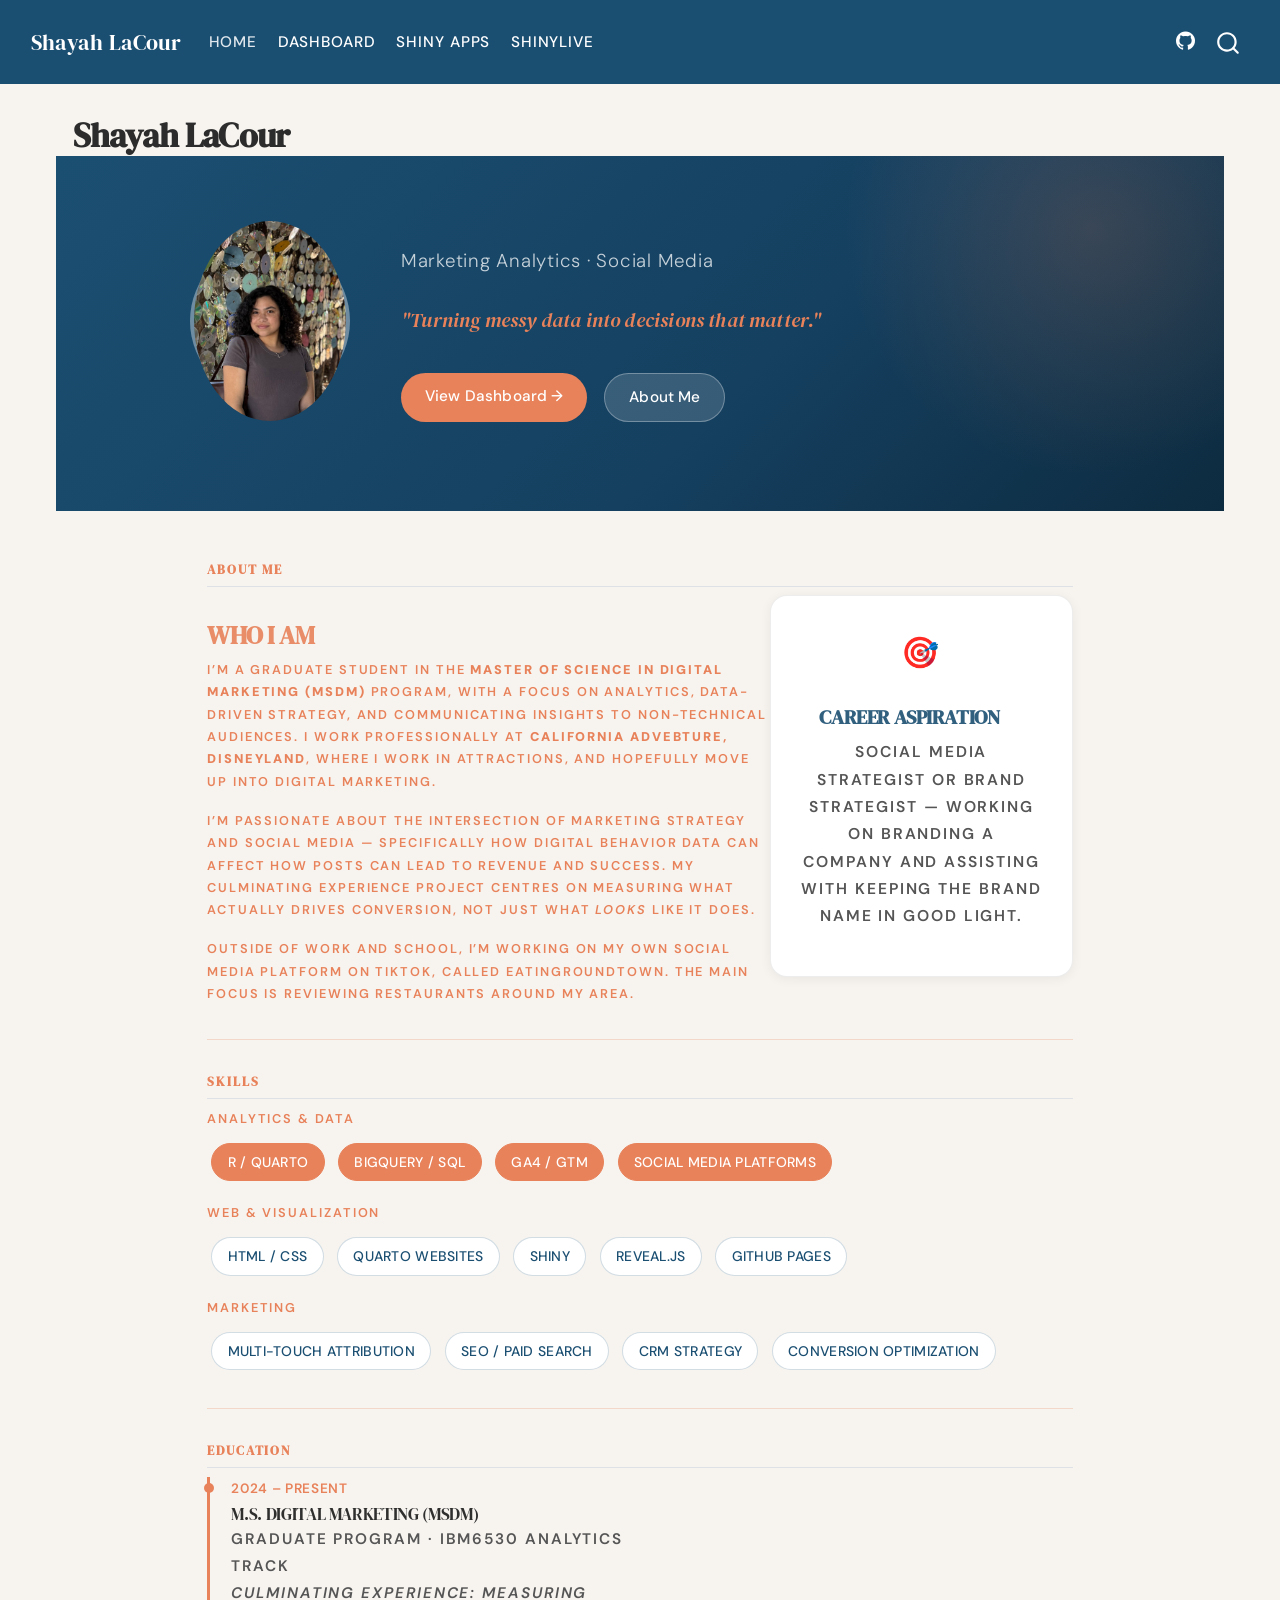
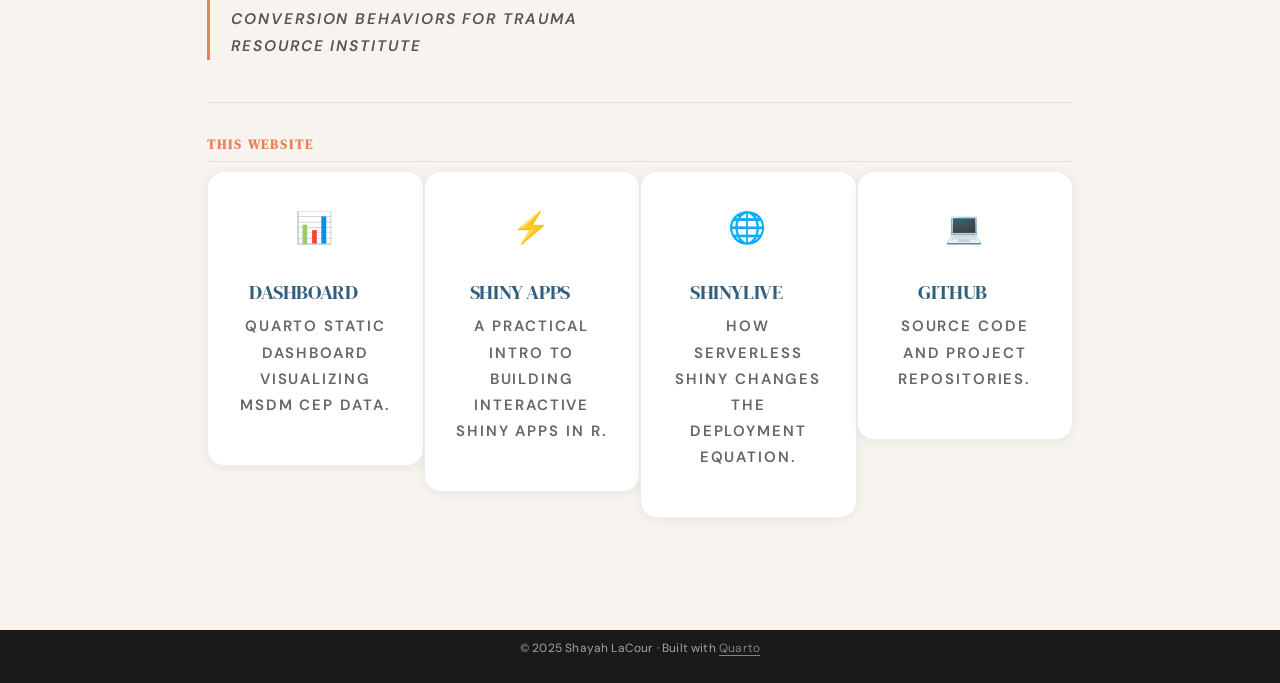
<file: docs/index.html>
<!DOCTYPE html>
<html xmlns="http://www.w3.org/1999/xhtml" lang="en" xml:lang="en"><head>

<meta charset="utf-8">
<meta name="generator" content="quarto-1.9.37">

<meta name="viewport" content="width=device-width, initial-scale=1.0, user-scalable=yes">


<title>Shayah LaCour</title>
<style>
/* Default styles provided by pandoc.
** See https://pandoc.org/MANUAL.html#variables-for-html for config info.
*/
code{white-space: pre-wrap;}
span.smallcaps{font-variant: small-caps;}
div.columns{display: flex; gap: min(4vw, 1.5em);}
div.column{flex: auto; overflow-x: auto;}
div.hanging-indent{margin-left: 1.5em; text-indent: -1.5em;}
ul.task-list{list-style: none;}
ul.task-list li input[type="checkbox"] {
  width: 0.8em;
  margin: 0 0.8em 0.2em -1em; /* quarto-specific, see https://github.com/quarto-dev/quarto-cli/issues/4556 */ 
  vertical-align: middle;
}
</style>


<script src="site_libs/quarto-nav/quarto-nav.js"></script>
<script src="site_libs/quarto-nav/headroom.min.js"></script>
<script src="site_libs/clipboard/clipboard.min.js"></script>
<script src="site_libs/quarto-search/autocomplete.umd.js"></script>
<script src="site_libs/quarto-search/fuse.min.js"></script>
<script src="site_libs/quarto-search/quarto-search.js"></script>
<meta name="quarto:offset" content="./">
<link href="./assets/favicon.ico" rel="icon">
<script src="site_libs/quarto-html/quarto.js" type="module"></script>
<script src="site_libs/quarto-html/tabsets/tabsets.js" type="module"></script>
<script src="site_libs/quarto-html/popper.min.js"></script>
<script src="site_libs/quarto-html/tippy.umd.min.js"></script>
<script src="site_libs/quarto-html/anchor.min.js"></script>
<link href="site_libs/quarto-html/tippy.css" rel="stylesheet">
<link href="site_libs/quarto-html/quarto-syntax-highlighting-3db6c18bb69885e7f25697a9383847b5.css" rel="stylesheet" id="quarto-text-highlighting-styles">
<script src="site_libs/bootstrap/bootstrap.min.js"></script>
<link href="site_libs/bootstrap/bootstrap-icons.css" rel="stylesheet">
<link href="site_libs/bootstrap/bootstrap-14fe05e12cedcce55ed5a2657bbd119a.min.css" rel="stylesheet" append-hash="true" id="quarto-bootstrap" data-mode="light">
<script id="quarto-search-options" type="application/json">{
  "location": "navbar",
  "copy-button": false,
  "collapse-after": 3,
  "panel-placement": "end",
  "type": "overlay",
  "limit": 50,
  "keyboard-shortcut": [
    "f",
    "/",
    "s"
  ],
  "show-item-context": false,
  "language": {
    "search-no-results-text": "No results",
    "search-matching-documents-text": "matching documents",
    "search-copy-link-title": "Copy link to search",
    "search-hide-matches-text": "Hide additional matches",
    "search-more-match-text": "more match in this document",
    "search-more-matches-text": "more matches in this document",
    "search-clear-button-title": "Clear",
    "search-text-placeholder": "",
    "search-detached-cancel-button-title": "Cancel",
    "search-submit-button-title": "Submit",
    "search-label": "Search"
  }
}</script>
<style>html{ scroll-behavior: smooth; }</style>


</head>

<body class="nav-fixed quarto-light">

<div id="quarto-search-results"></div>
  <header id="quarto-header" class="headroom fixed-top">
    <nav class="navbar navbar-expand-lg " data-bs-theme="dark">
      <div class="navbar-container container-fluid">
      <div class="navbar-brand-container mx-auto">
    <a class="navbar-brand" href="./index.html">
    <span class="navbar-title">Shayah LaCour</span>
    </a>
  </div>
            <div id="quarto-search" class="" title="Search"></div>
          <button class="navbar-toggler" type="button" data-bs-toggle="collapse" data-bs-target="#navbarCollapse" aria-controls="navbarCollapse" role="menu" aria-expanded="false" aria-label="Toggle navigation" onclick="if (window.quartoToggleHeadroom) { window.quartoToggleHeadroom(); }">
  <span class="navbar-toggler-icon"></span>
</button>
          <div class="collapse navbar-collapse" id="navbarCollapse">
            <ul class="navbar-nav navbar-nav-scroll me-auto">
  <li class="nav-item">
    <a class="nav-link active" href="./index.html" aria-current="page"> 
<span class="menu-text">Home</span></a>
  </li>  
  <li class="nav-item">
    <a class="nav-link" href="./dashboard.html"> 
<span class="menu-text">Dashboard</span></a>
  </li>  
  <li class="nav-item">
    <a class="nav-link" href="./shiny-essay.html"> 
<span class="menu-text">Shiny Apps</span></a>
  </li>  
  <li class="nav-item">
    <a class="nav-link" href="./shinylive-essay.html"> 
<span class="menu-text">Shinylive</span></a>
  </li>  
</ul>
            <ul class="navbar-nav navbar-nav-scroll ms-auto">
  <li class="nav-item compact">
    <a class="nav-link" href="https://github.com/slacour2319"> <i class="bi bi-github" role="img" aria-label="GitHub">
</i> 
<span class="menu-text"></span></a>
  </li>  
</ul>
          </div> <!-- /navcollapse -->
            <div class="quarto-navbar-tools">
</div>
      </div> <!-- /container-fluid -->
    </nav>
</header>
<!-- content -->
<div id="quarto-content" class="quarto-container page-columns page-rows-contents page-layout-full page-navbar">
<!-- sidebar -->
<!-- margin-sidebar -->
    
<!-- main -->
<main class="content column-page" id="quarto-document-content"><header id="title-block-header" class="quarto-title-block"><h1 class="title display-7">Shayah LaCour</h1></header>




<section class="hero-section">
  <div style="max-width:900px; margin:0 auto; display:flex; align-items:center; gap:3rem; flex-wrap:wrap;">
    <div>
      <div class="profile-placeholder">
  <img src="myphoto.jpeg" alt="Shayah LaCour" style="width:200px; height:200px; object-fit:cover; border-radius:50%;">
</div>
    </div>
    <div style="flex:1; min-width:280px;">
      
      <p class="hero-subtitle">Marketing Analytics · Social Media </p>
      <p class="hero-tagline">"Turning messy data into decisions that matter."</p>
      <div style="display:flex; gap:1rem; flex-wrap:wrap;">
        <a href="dashboard.html" style="background:#E8825A; color:white; padding:0.6rem 1.4rem; border-radius:2rem; font-weight:500; font-size:0.9rem; text-decoration:none;">View Dashboard →</a>
        <a href="#about" style="background:rgba(255,255,255,0.15); color:white; padding:0.6rem 1.4rem; border-radius:2rem; font-weight:500; font-size:0.9rem; text-decoration:none; border:1px solid rgba(255,255,255,0.3);">About Me</a>
      </div>
    </div>
  </div>
</section>
<div id="about" style="max-width:900px; margin:0 auto; padding:0 1rem;">
<section id="about-me" class="level2 section-label">
<h2 class="section-label anchored" data-anchor-id="about-me">About Me</h2>
<div class="columns">
<div class="column" style="width:65%;">
<section id="who-i-am" class="level3">
<h3 class="anchored" data-anchor-id="who-i-am">Who I Am</h3>
<p>I’m a graduate student in the <strong>Master of Science in Digital Marketing (MSDM)</strong> program, with a focus on analytics, data-driven strategy, and communicating insights to non-technical audiences. I work professionally at <strong>California Advebture, Disneyland</strong>, where I work in attractions, and hopefully move up into Digital Marketing.</p>
<p>I’m passionate about the intersection of marketing strategy and social media — specifically how digital behavior data can affect how posts can lead to revenue and success. My culminating experience project centres on measuring what actually drives conversion, not just what <em>looks</em> like it does.</p>
<p>Outside of work and school, I’m working on my own social media platform on Tiktok, called eatingroundtown. The main focus is reviewing restaurants around my area.</p>
</section>
</div><div class="column" style="width:35%;">
<div class="info-card" style="text-align:center;">
  <div class="card-icon">🎯</div>
  <h3 class="anchored">Career Aspiration</h3>
  <p style="font-size:0.92rem; color:#555;">Social Media Strategist or Brand Strategist — working on branding a company and assisting with keeping the brand name in good light.</p>
</div>
</div>
</div>
<hr>
</section>
<section id="skills" class="level2 section-label">
<h2 class="section-label anchored" data-anchor-id="skills">Skills</h2>
<div style="margin-bottom:2rem;">
  <p class="section-label">Analytics &amp; Data</p>
  <span class="skill-badge accent">R / Quarto</span>
  <span class="skill-badge accent">BigQuery / SQL</span>
  <span class="skill-badge accent">GA4 / GTM</span>
  <span class="skill-badge accent">Social Media Platforms</span>

  <p class="section-label" style="margin-top:1rem;">Web &amp; Visualization</p>
  <span class="skill-badge">HTML / CSS</span>
  <span class="skill-badge">Quarto Websites</span>
  <span class="skill-badge">Shiny</span>
  <span class="skill-badge">Reveal.js</span>
  <span class="skill-badge">GitHub Pages</span>

  <p class="section-label" style="margin-top:1rem;">Marketing</p>
  <span class="skill-badge">Multi-Touch Attribution</span>
  <span class="skill-badge">SEO / Paid Search</span>
  <span class="skill-badge">CRM Strategy</span>
  <span class="skill-badge">Conversion Optimization</span>
</div>
<hr>
</section>
<section id="education" class="level2 section-label">
<h2 class="section-label anchored" data-anchor-id="education">Education</h2>
<div class="columns">
<div class="column" style="width:50%;">
<div class="timeline-item">
  <div class="year">2024 – Present</div>
  <h4 class="anchored">M.S. Digital Marketing (MSDM)</h4>
  <p>Graduate program · IBM6530 Analytics Track<br>
  <em>Culminating Experience: Measuring Conversion Behaviors for Trauma Resource Institute</em></p>
</div>
</div><div class="column" style="width:50%;">

</div>
</div>
<hr>
</section>
<section id="this-website" class="level2 section-label">
<h2 class="section-label anchored" data-anchor-id="this-website">This Website</h2>
<div class="columns">
<div class="column" style="width:25%;">
<div class="info-card" style="text-align:center;">
  <div class="card-icon">📊</div>
  <h3 class="anchored"><a href="./dashboard.html" style="text-decoration:none; color:inherit;">Dashboard</a></h3>
  <p style="font-size:0.88rem; color:#666;">Quarto static dashboard visualizing MSDM CEP data.</p>
</div>
</div><div class="column" style="width:25%;">
<div class="info-card" style="text-align:center;">
  <div class="card-icon">⚡</div>
  <h3 class="anchored"><a href="./shiny-essay.html" style="text-decoration:none; color:inherit;">Shiny Apps</a></h3>
  <p style="font-size:0.88rem; color:#666;">A practical intro to building interactive Shiny apps in R.</p>
</div>
</div><div class="column" style="width:25%;">
<div class="info-card" style="text-align:center;">
  <div class="card-icon">🌐</div>
  <h3 class="anchored"><a href="./shinylive-essay.html" style="text-decoration:none; color:inherit;">Shinylive</a></h3>
  <p style="font-size:0.88rem; color:#666;">How serverless Shiny changes the deployment equation.</p>
</div>
</div><div class="column" style="width:25%;">
<div class="info-card" style="text-align:center;">
  <div class="card-icon">💻</div>
  <h3 class="anchored"><a href="https://github.com/slacour99" target="_blank" style="text-decoration:none; color:inherit;">GitHub</a></h3>
  <p style="font-size:0.88rem; color:#666;">Source code and project repositories.</p>
</div>
</div>
</div>
</section>
</div>



</main> <!-- /main -->
<script id="quarto-html-after-body" type="application/javascript">
  window.document.addEventListener("DOMContentLoaded", function (event) {
    const icon = "";
    const anchorJS = new window.AnchorJS();
    anchorJS.options = {
      placement: 'right',
      icon: icon
    };
    anchorJS.add('.anchored');
    const isCodeAnnotation = (el) => {
      for (const clz of el.classList) {
        if (clz.startsWith('code-annotation-')) {                     
          return true;
        }
      }
      return false;
    }
    const onCopySuccess = function(e) {
      // button target
      const button = e.trigger;
      // don't keep focus
      button.blur();
      // flash "checked"
      button.classList.add('code-copy-button-checked');
      var currentTitle = button.getAttribute("title");
      button.setAttribute("title", "Copied!");
      let tooltip;
      if (window.bootstrap) {
        button.setAttribute("data-bs-toggle", "tooltip");
        button.setAttribute("data-bs-placement", "left");
        button.setAttribute("data-bs-title", "Copied!");
        tooltip = new bootstrap.Tooltip(button, 
          { trigger: "manual", 
            customClass: "code-copy-button-tooltip",
            offset: [0, -8]});
        tooltip.show();    
      }
      setTimeout(function() {
        if (tooltip) {
          tooltip.hide();
          button.removeAttribute("data-bs-title");
          button.removeAttribute("data-bs-toggle");
          button.removeAttribute("data-bs-placement");
        }
        button.setAttribute("title", currentTitle);
        button.classList.remove('code-copy-button-checked');
      }, 1000);
      // clear code selection
      e.clearSelection();
    }
    const getTextToCopy = function(trigger) {
      const outerScaffold = trigger.parentElement.cloneNode(true);
      const codeEl = outerScaffold.querySelector('code');
      for (const childEl of codeEl.children) {
        if (isCodeAnnotation(childEl)) {
          childEl.remove();
        }
      }
      return codeEl.innerText;
    }
    const clipboard = new window.ClipboardJS('.code-copy-button:not([data-in-quarto-modal])', {
      text: getTextToCopy
    });
    clipboard.on('success', onCopySuccess);
    if (window.document.getElementById('quarto-embedded-source-code-modal')) {
      const clipboardModal = new window.ClipboardJS('.code-copy-button[data-in-quarto-modal]', {
        text: getTextToCopy,
        container: window.document.getElementById('quarto-embedded-source-code-modal')
      });
      clipboardModal.on('success', onCopySuccess);
    }
      var localhostRegex = new RegExp(/^(?:http|https):\/\/localhost\:?[0-9]*\//);
      var mailtoRegex = new RegExp(/^mailto:/);
        var filterRegex = new RegExp('/' + window.location.host + '/');
      var isInternal = (href) => {
          return filterRegex.test(href) || localhostRegex.test(href) || mailtoRegex.test(href);
      }
      // Inspect non-navigation links and adorn them if external
     var links = window.document.querySelectorAll('a[href]:not(.nav-link):not(.navbar-brand):not(.toc-action):not(.sidebar-link):not(.sidebar-item-toggle):not(.pagination-link):not(.no-external):not([aria-hidden]):not(.dropdown-item):not(.quarto-navigation-tool):not(.about-link)');
      for (var i=0; i<links.length; i++) {
        const link = links[i];
        if (!isInternal(link.href)) {
          // undo the damage that might have been done by quarto-nav.js in the case of
          // links that we want to consider external
          if (link.dataset.originalHref !== undefined) {
            link.href = link.dataset.originalHref;
          }
            // target, if specified
            link.setAttribute("target", "_blank");
            if (link.getAttribute("rel") === null) {
              link.setAttribute("rel", "noopener");
            }
        }
      }
    function tippyHover(el, contentFn, onTriggerFn, onUntriggerFn) {
      const config = {
        allowHTML: true,
        maxWidth: 500,
        delay: 100,
        arrow: false,
        appendTo: function(el) {
            return el.parentElement;
        },
        interactive: true,
        interactiveBorder: 10,
        theme: 'quarto',
        placement: 'bottom-start',
      };
      if (contentFn) {
        config.content = contentFn;
      }
      if (onTriggerFn) {
        config.onTrigger = onTriggerFn;
      }
      if (onUntriggerFn) {
        config.onUntrigger = onUntriggerFn;
      }
      window.tippy(el, config); 
    }
    const noterefs = window.document.querySelectorAll('a[role="doc-noteref"]');
    for (var i=0; i<noterefs.length; i++) {
      const ref = noterefs[i];
      tippyHover(ref, function() {
        // use id or data attribute instead here
        let href = ref.getAttribute('data-footnote-href') || ref.getAttribute('href');
        try { href = new URL(href).hash; } catch {}
        const id = href.replace(/^#\/?/, "");
        const note = window.document.getElementById(id);
        if (note) {
          return note.innerHTML;
        } else {
          return "";
        }
      });
    }
    const xrefs = window.document.querySelectorAll('a.quarto-xref');
    const processXRef = (id, note) => {
      // Strip column container classes
      const stripColumnClz = (el) => {
        el.classList.remove("page-full", "page-columns");
        if (el.children) {
          for (const child of el.children) {
            stripColumnClz(child);
          }
        }
      }
      stripColumnClz(note)
      if (id === null || id.startsWith('sec-')) {
        // Special case sections, only their first couple elements
        const container = document.createElement("div");
        if (note.children && note.children.length > 2) {
          container.appendChild(note.children[0].cloneNode(true));
          for (let i = 1; i < note.children.length; i++) {
            const child = note.children[i];
            if (child.tagName === "P" && child.innerText === "") {
              continue;
            } else {
              container.appendChild(child.cloneNode(true));
              break;
            }
          }
          if (window.Quarto?.typesetMath) {
            window.Quarto.typesetMath(container);
          }
          return container.innerHTML
        } else {
          if (window.Quarto?.typesetMath) {
            window.Quarto.typesetMath(note);
          }
          return note.innerHTML;
        }
      } else {
        // Remove any anchor links if they are present
        const anchorLink = note.querySelector('a.anchorjs-link');
        if (anchorLink) {
          anchorLink.remove();
        }
        if (window.Quarto?.typesetMath) {
          window.Quarto.typesetMath(note);
        }
        if (note.classList.contains("callout")) {
          return note.outerHTML;
        } else {
          return note.innerHTML;
        }
      }
    }
    for (var i=0; i<xrefs.length; i++) {
      const xref = xrefs[i];
      tippyHover(xref, undefined, function(instance) {
        instance.disable();
        let url = xref.getAttribute('href');
        let hash = undefined; 
        if (url.startsWith('#')) {
          hash = url;
        } else {
          try { hash = new URL(url).hash; } catch {}
        }
        if (hash) {
          const id = hash.replace(/^#\/?/, "");
          const note = window.document.getElementById(id);
          if (note !== null) {
            try {
              const html = processXRef(id, note.cloneNode(true));
              instance.setContent(html);
            } finally {
              instance.enable();
              instance.show();
            }
          } else {
            // See if we can fetch this
            fetch(url.split('#')[0])
            .then(res => res.text())
            .then(html => {
              const parser = new DOMParser();
              const htmlDoc = parser.parseFromString(html, "text/html");
              const note = htmlDoc.getElementById(id);
              if (note !== null) {
                const html = processXRef(id, note);
                instance.setContent(html);
              } 
            }).finally(() => {
              instance.enable();
              instance.show();
            });
          }
        } else {
          // See if we can fetch a full url (with no hash to target)
          // This is a special case and we should probably do some content thinning / targeting
          fetch(url)
          .then(res => res.text())
          .then(html => {
            const parser = new DOMParser();
            const htmlDoc = parser.parseFromString(html, "text/html");
            const note = htmlDoc.querySelector('main.content');
            if (note !== null) {
              // This should only happen for chapter cross references
              // (since there is no id in the URL)
              // remove the first header
              if (note.children.length > 0 && note.children[0].tagName === "HEADER") {
                note.children[0].remove();
              }
              const html = processXRef(null, note);
              instance.setContent(html);
            } 
          }).finally(() => {
            instance.enable();
            instance.show();
          });
        }
      }, function(instance) {
      });
    }
        let selectedAnnoteEl;
        const selectorForAnnotation = ( cell, annotation) => {
          let cellAttr = 'data-code-cell="' + cell + '"';
          let lineAttr = 'data-code-annotation="' +  annotation + '"';
          const selector = 'span[' + cellAttr + '][' + lineAttr + ']';
          return selector;
        }
        const selectCodeLines = (annoteEl) => {
          const doc = window.document;
          const targetCell = annoteEl.getAttribute("data-target-cell");
          const targetAnnotation = annoteEl.getAttribute("data-target-annotation");
          const annoteSpan = window.document.querySelector(selectorForAnnotation(targetCell, targetAnnotation));
          const lines = annoteSpan.getAttribute("data-code-lines").split(",");
          const lineIds = lines.map((line) => {
            return targetCell + "-" + line;
          })
          let top = null;
          let height = null;
          let parent = null;
          if (lineIds.length > 0) {
              //compute the position of the single el (top and bottom and make a div)
              const el = window.document.getElementById(lineIds[0]);
              top = el.offsetTop;
              height = el.offsetHeight;
              parent = el.parentElement.parentElement;
            if (lineIds.length > 1) {
              const lastEl = window.document.getElementById(lineIds[lineIds.length - 1]);
              const bottom = lastEl.offsetTop + lastEl.offsetHeight;
              height = bottom - top;
            }
            if (top !== null && height !== null && parent !== null) {
              // cook up a div (if necessary) and position it 
              let div = window.document.getElementById("code-annotation-line-highlight");
              if (div === null) {
                div = window.document.createElement("div");
                div.setAttribute("id", "code-annotation-line-highlight");
                div.style.position = 'absolute';
                parent.appendChild(div);
              }
              div.style.top = top - 2 + "px";
              div.style.height = height + 4 + "px";
              div.style.left = 0;
              let gutterDiv = window.document.getElementById("code-annotation-line-highlight-gutter");
              if (gutterDiv === null) {
                gutterDiv = window.document.createElement("div");
                gutterDiv.setAttribute("id", "code-annotation-line-highlight-gutter");
                gutterDiv.style.position = 'absolute';
                const codeCell = window.document.getElementById(targetCell);
                const gutter = codeCell.querySelector('.code-annotation-gutter');
                gutter.appendChild(gutterDiv);
              }
              gutterDiv.style.top = top - 2 + "px";
              gutterDiv.style.height = height + 4 + "px";
            }
            selectedAnnoteEl = annoteEl;
          }
        };
        const unselectCodeLines = () => {
          const elementsIds = ["code-annotation-line-highlight", "code-annotation-line-highlight-gutter"];
          elementsIds.forEach((elId) => {
            const div = window.document.getElementById(elId);
            if (div) {
              div.remove();
            }
          });
          selectedAnnoteEl = undefined;
        };
          // Handle positioning of the toggle
      window.addEventListener(
        "resize",
        throttle(() => {
          elRect = undefined;
          if (selectedAnnoteEl) {
            selectCodeLines(selectedAnnoteEl);
          }
        }, 10)
      );
      function throttle(fn, ms) {
      let throttle = false;
      let timer;
        return (...args) => {
          if(!throttle) { // first call gets through
              fn.apply(this, args);
              throttle = true;
          } else { // all the others get throttled
              if(timer) clearTimeout(timer); // cancel #2
              timer = setTimeout(() => {
                fn.apply(this, args);
                timer = throttle = false;
              }, ms);
          }
        };
      }
        // Attach click handler to the DT
        const annoteDls = window.document.querySelectorAll('dt[data-target-cell]');
        for (const annoteDlNode of annoteDls) {
          annoteDlNode.addEventListener('click', (event) => {
            const clickedEl = event.target;
            if (clickedEl !== selectedAnnoteEl) {
              unselectCodeLines();
              const activeEl = window.document.querySelector('dt[data-target-cell].code-annotation-active');
              if (activeEl) {
                activeEl.classList.remove('code-annotation-active');
              }
              selectCodeLines(clickedEl);
              clickedEl.classList.add('code-annotation-active');
            } else {
              // Unselect the line
              unselectCodeLines();
              clickedEl.classList.remove('code-annotation-active');
            }
          });
        }
    const findCites = (el) => {
      const parentEl = el.parentElement;
      if (parentEl) {
        const cites = parentEl.dataset.cites;
        if (cites) {
          return {
            el,
            cites: cites.split(' ')
          };
        } else {
          return findCites(el.parentElement)
        }
      } else {
        return undefined;
      }
    };
    var bibliorefs = window.document.querySelectorAll('a[role="doc-biblioref"]');
    for (var i=0; i<bibliorefs.length; i++) {
      const ref = bibliorefs[i];
      const citeInfo = findCites(ref);
      if (citeInfo) {
        tippyHover(citeInfo.el, function() {
          var popup = window.document.createElement('div');
          citeInfo.cites.forEach(function(cite) {
            var citeDiv = window.document.createElement('div');
            citeDiv.classList.add('hanging-indent');
            citeDiv.classList.add('csl-entry');
            var biblioDiv = window.document.getElementById('ref-' + cite);
            if (biblioDiv) {
              citeDiv.innerHTML = biblioDiv.innerHTML;
            }
            popup.appendChild(citeDiv);
          });
          return popup.innerHTML;
        });
      }
    }
  });
  </script>
</div> <!-- /content -->
<footer class="footer">
  <div class="nav-footer">
    <div class="nav-footer-left">
      &nbsp;
    </div>   
    <div class="nav-footer-center">
<p>© 2025 Shayah LaCour · Built with <a href="https://quarto.org">Quarto</a></p>
</div>
    <div class="nav-footer-right">
      &nbsp;
    </div>
  </div>
</footer>




<script src="site_libs/quarto-html/zenscroll-min.js"></script>
</body></html>
</file>
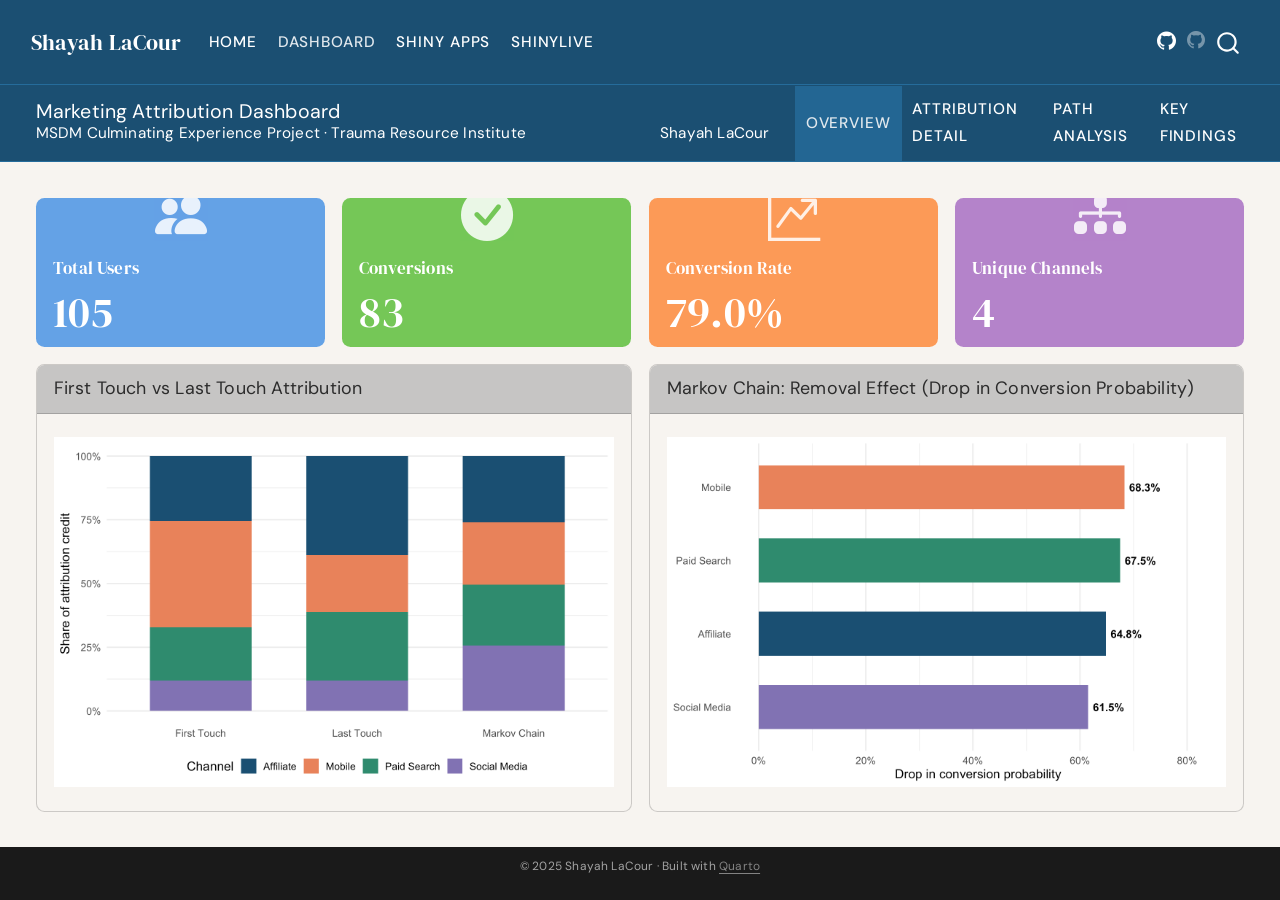
<file: docs/dashboard.html>
<!DOCTYPE html>
<html xmlns="http://www.w3.org/1999/xhtml" lang="en" xml:lang="en"><head>

<meta charset="utf-8">
<meta name="generator" content="quarto-1.9.37">

<meta name="viewport" content="width=device-width, initial-scale=1.0, user-scalable=yes">

<meta name="author" content="Shayah LaCour">
<meta name="dcterms.date" content="2026-04-17">

<title>Marketing Attribution Dashboard – Shayah LaCour</title>
<style>
/* Default styles provided by pandoc.
** See https://pandoc.org/MANUAL.html#variables-for-html for config info.
*/
code{white-space: pre-wrap;}
span.smallcaps{font-variant: small-caps;}
div.columns{display: flex; gap: min(4vw, 1.5em);}
div.column{flex: auto; overflow-x: auto;}
div.hanging-indent{margin-left: 1.5em; text-indent: -1.5em;}
ul.task-list{list-style: none;}
ul.task-list li input[type="checkbox"] {
  width: 0.8em;
  margin: 0 0.8em 0.2em -1em; /* quarto-specific, see https://github.com/quarto-dev/quarto-cli/issues/4556 */ 
  vertical-align: middle;
}
</style>


<script src="site_libs/quarto-nav/quarto-nav.js"></script>
<script src="site_libs/quarto-nav/headroom.min.js"></script>
<script src="site_libs/clipboard/clipboard.min.js"></script>
<script src="site_libs/quarto-search/autocomplete.umd.js"></script>
<script src="site_libs/quarto-search/fuse.min.js"></script>
<script src="site_libs/quarto-search/quarto-search.js"></script>
<meta name="quarto:offset" content="./">
<link href="./assets/favicon.ico" rel="icon">
<script src="site_libs/quarto-html/quarto.js" type="module"></script>
<script src="site_libs/quarto-html/tabsets/tabsets.js" type="module"></script>
<script src="site_libs/quarto-html/popper.min.js"></script>
<script src="site_libs/quarto-html/tippy.umd.min.js"></script>
<script src="site_libs/quarto-html/anchor.min.js"></script>
<link href="site_libs/quarto-html/tippy.css" rel="stylesheet">
<link href="site_libs/quarto-html/quarto-syntax-highlighting-3db6c18bb69885e7f25697a9383847b5.css" rel="stylesheet" class="quarto-color-scheme" id="quarto-text-highlighting-styles">
<link href="site_libs/quarto-html/quarto-syntax-highlighting-dark-3a49bff3b19332de62b196354bd62558.css" rel="stylesheet" class="quarto-color-scheme quarto-color-alternate" id="quarto-text-highlighting-styles">
<link href="site_libs/quarto-html/quarto-syntax-highlighting-3db6c18bb69885e7f25697a9383847b5.css" rel="stylesheet" class="quarto-color-scheme-extra" id="quarto-text-highlighting-styles">
<script src="site_libs/bootstrap/bootstrap.min.js"></script>
<link href="site_libs/bootstrap/bootstrap-icons.css" rel="stylesheet">
<link href="site_libs/bootstrap/bootstrap-14fe05e12cedcce55ed5a2657bbd119a.min.css" rel="stylesheet" append-hash="true" class="quarto-color-scheme" id="quarto-bootstrap" data-mode="light">
<link href="site_libs/bootstrap/bootstrap-dark-14fe05e12cedcce55ed5a2657bbd119a.min.css" rel="stylesheet" append-hash="true" class="quarto-color-scheme quarto-color-alternate" id="quarto-bootstrap" data-mode="light">
<link href="site_libs/bootstrap/bootstrap-14fe05e12cedcce55ed5a2657bbd119a.min.css" rel="stylesheet" append-hash="true" class="quarto-color-scheme-extra" id="quarto-bootstrap" data-mode="light">
<script src="site_libs/quarto-dashboard/quarto-dashboard.js"></script>
<script src="site_libs/quarto-dashboard/stickythead.js"></script>



<script src="site_libs/quarto-dashboard/web-components.js" type="module"></script>
<script src="site_libs/quarto-dashboard/components.js"></script>

<script id="quarto-search-options" type="application/json">{
  "location": "navbar",
  "copy-button": false,
  "collapse-after": 3,
  "panel-placement": "end",
  "type": "overlay",
  "limit": 50,
  "keyboard-shortcut": [
    "f",
    "/",
    "s"
  ],
  "show-item-context": false,
  "language": {
    "search-no-results-text": "No results",
    "search-matching-documents-text": "matching documents",
    "search-copy-link-title": "Copy link to search",
    "search-hide-matches-text": "Hide additional matches",
    "search-more-match-text": "more match in this document",
    "search-more-matches-text": "more matches in this document",
    "search-clear-button-title": "Clear",
    "search-text-placeholder": "",
    "search-detached-cancel-button-title": "Cancel",
    "search-submit-button-title": "Submit",
    "search-label": "Search"
  }
}</script>


</head>

<body class="quarto-dashboard nav-fixed dashboard-fill fullcontent quarto-light">


<div id="quarto-search-results"></div>
  <header id="quarto-header" class="headroom fixed-top">
    <nav class="navbar navbar-expand-lg " data-bs-theme="dark">
      <div class="navbar-container container-fluid">
      <div class="navbar-brand-container mx-auto">
    <a class="navbar-brand" href="./index.html">
    <span class="navbar-title">Shayah LaCour</span>
    </a>
  </div>
            <div id="quarto-search" class="" title="Search"></div>
          <button class="navbar-toggler" type="button" data-bs-toggle="collapse" data-bs-target="#navbarCollapse" aria-controls="navbarCollapse" role="menu" aria-expanded="false" aria-label="Toggle navigation" onclick="if (window.quartoToggleHeadroom) { window.quartoToggleHeadroom(); }">
  <span class="navbar-toggler-icon"></span>
</button>
          <div class="collapse navbar-collapse" id="navbarCollapse">
            <ul class="navbar-nav navbar-nav-scroll me-auto">
  <li class="nav-item">
    <a class="nav-link" href="./index.html"> 
<span class="menu-text">Home</span></a>
  </li>  
  <li class="nav-item">
    <a class="nav-link active" href="./dashboard.html" aria-current="page"> 
<span class="menu-text">Dashboard</span></a>
  </li>  
  <li class="nav-item">
    <a class="nav-link" href="./shiny-essay.html"> 
<span class="menu-text">Shiny Apps</span></a>
  </li>  
  <li class="nav-item">
    <a class="nav-link" href="./shinylive-essay.html"> 
<span class="menu-text">Shinylive</span></a>
  </li>  
</ul>
            <ul class="navbar-nav navbar-nav-scroll ms-auto">
  <li class="nav-item compact">
    <a class="nav-link" href="https://github.com/slacour2319"> <i class="bi bi-github" role="img" aria-label="GitHub">
</i> 
<span class="menu-text"></span></a>
  </li>  
</ul>
          <div class="quarto-dashboard-links"><a class="quarto-dashboard-link" href="https://github.com/slacour2319"><i class="bi bi-github"></i></a></div></div> <!-- /navcollapse -->
            <div class="quarto-navbar-tools">
</div>
      </div> <!-- /container-fluid -->
    </nav>
<header id="quarto-dashboard-header">
<nav class="navbar navbar-expand-md slim" data-bs-theme="dark">
  <div class="navbar-container container-fluid">
    <button class="navbar-toggler" type="button" data-bs-toggle="collapse" data-bs-target="#dashboard-collapse" aria-controls="dashboard-collapse" aria-expanded="false" aria-label="Toggle navigation">
      <span class="navbar-toggler-icon"></span>
    </button>    


    <div class="navbar-brand-container">


      <div class="navbar-title">
        <div class="navbar-title-text"><a href="#">Marketing Attribution Dashboard</a></div>
        <div class="navbar-subtitle">MSDM Culminating Experience Project · Trauma Resource Institute</div>
        <div class="navbar-author">Shayah LaCour</div>
      </div>
    </div>
<div id="dashboard-collapse" class="navbar-collapse collapse"><ul class="navbar-nav navbar-nav-scroll me-auto" role="tablist"><li class="nav-item" role="presentation"><a id="tab-overview" class="nav-link active" data-bs-toggle="tab" role="tab" data-bs-target="#overview" data-scrolling="false" href="#overview" aria-controls="overview" aria-selected="true"><span class="nav-link-text">Overview</span></a></li><li class="nav-item" role="presentation"><a id="tab-attribution-detail" class="nav-link" data-bs-toggle="tab" role="tab" data-bs-target="#attribution-detail" data-scrolling="false" href="#attribution-detail" aria-controls="attribution-detail" aria-selected="false"><span class="nav-link-text">Attribution Detail</span></a></li><li class="nav-item" role="presentation"><a id="tab-path-analysis" class="nav-link" data-bs-toggle="tab" role="tab" data-bs-target="#path-analysis" data-scrolling="false" href="#path-analysis" aria-controls="path-analysis" aria-selected="false"><span class="nav-link-text">Path Analysis</span></a></li><li class="nav-item" role="presentation"><a id="tab-key-findings" class="nav-link" data-bs-toggle="tab" role="tab" data-bs-target="#key-findings" data-scrolling="false" href="#key-findings" aria-controls="key-findings" aria-selected="false"><span class="nav-link-text">Key Findings</span></a></li></ul></div></div>
</nav>
</header></header>
<!-- content -->
<div id="quarto-content" class="quarto-container page-layout-custom page-navbar quarto-dashboard-content bslib-gap-spacing html-fill-container bslib-page-fill quarto-dashboard-pages">
<!-- sidebar -->
<!-- margin-sidebar -->
<!-- main -->

<div class="bslib-grid-item html-fill-item tab-content bslib-grid" data-layout="fill" style="display: grid; grid-template-rows: minmax(3em, 1fr); grid-auto-columns: minmax(0, 1fr);">
<div id="overview" class="dashboard-page tab-pane show active html-fill-item html-fill-container" data-orientation="rows" aria-labelledby="tab-overview">
<div class="html-fill-item html-fill-container bslib-grid" style="display: grid; grid-template-rows: minmax(3em, 25fr) minmax(3em, 75fr); grid-auto-columns: minmax(0, 1fr);">
<div class="html-fill-item html-fill-container bslib-grid" style="display: grid; grid-template-columns: minmax(3em, 1fr) minmax(3em, 1fr) minmax(3em, 1fr) minmax(3em, 1fr);
grid-auto-rows: minmax(0, 1fr);">
<div class="card valuebox cell html-fill-item html-fill-container bslib-card bslib-value-box bg-primary showcase-left-center" data-bslib-card-init="" data-require-bs-caller="card()">
<div class="card-body html-fill-item html-fill-container">
<div data-icon="people-fill" class="html-fill-item html-fill-container value-box-grid">
<div class="value-box-showcase html-fill-item html-fill-container">

<i class="bi bi-people-fill"></i></div>
<div class="value-box-area">
<p class="value-box-title">
Total Users
</p>
<p class="value-box-value">
105
</p>
</div>
</div>
</div>
<script data-bslib-card-init="">bslib.Card.initializeAllCards();</script></div><div class="card valuebox cell html-fill-item html-fill-container bslib-card bslib-value-box bg-success showcase-left-center" data-bslib-card-init="" data-require-bs-caller="card()">
<div class="card-body html-fill-item html-fill-container">
<div data-icon="check-circle-fill" class="html-fill-item html-fill-container value-box-grid">
<div class="value-box-showcase html-fill-item html-fill-container">

<i class="bi bi-check-circle-fill"></i></div>
<div class="value-box-area">
<p class="value-box-title">
Conversions
</p>
<p class="value-box-value">
83
</p>
</div>
</div>
</div>
<script data-bslib-card-init="">bslib.Card.initializeAllCards();</script></div><div class="card valuebox cell html-fill-item html-fill-container bslib-card bslib-value-box bg-warning showcase-left-center" data-bslib-card-init="" data-require-bs-caller="card()">
<div class="card-body html-fill-item html-fill-container">
<div data-icon="graph-up-arrow" class="html-fill-item html-fill-container value-box-grid">
<div class="value-box-showcase html-fill-item html-fill-container">

<i class="bi bi-graph-up-arrow"></i></div>
<div class="value-box-area">
<p class="value-box-title">
Conversion Rate
</p>
<p class="value-box-value">
79.0%
</p>
</div>
</div>
</div>
<script data-bslib-card-init="">bslib.Card.initializeAllCards();</script></div><div class="card valuebox cell html-fill-item html-fill-container bslib-card bslib-value-box bg-info showcase-left-center" data-bslib-card-init="" data-require-bs-caller="card()">
<div class="card-body html-fill-item html-fill-container">
<div data-icon="diagram-3-fill" class="html-fill-item html-fill-container value-box-grid">
<div class="value-box-showcase html-fill-item html-fill-container">

<i class="bi bi-diagram-3-fill"></i></div>
<div class="value-box-area">
<p class="value-box-title">
Unique Channels
</p>
<p class="value-box-value">
4
</p>
</div>
</div>
</div>
<script data-bslib-card-init="">bslib.Card.initializeAllCards();</script></div>
</div>
<div class="html-fill-item html-fill-container bslib-grid" style="display: grid; grid-template-columns: minmax(3em, 50fr) minmax(3em, 50fr);
grid-auto-rows: minmax(0, 1fr);">
<div class="html-fill-item html-fill-container bslib-grid" style="display: grid; grid-template-rows: minmax(3em, 1fr); grid-auto-columns: minmax(0, 1fr);">
<div class="card cell html-fill-item html-fill-container bslib-card" data-title="First Touch vs Last Touch Attribution" data-bslib-card-init="" data-require-bs-caller="card()" data-full-screen="false">
<div class="card-header"><div class="card-title"><span style="display: inline">
First Touch vs Last Touch Attribution
</span></div></div>
<div class="card-body html-fill-item html-fill-container">
<div class="cell-output-display html-fill-item html-fill-container">
<img src="dashboard_files/figure-html/unnamed-chunk-5-1.png" class="img-fluid quarto-dashboard-img-contain">
</div>
</div>
<bslib-tooltip placement="auto" bsoptions="[]" data-require-bs-version="5" data-require-bs-caller="tooltip()">
    <template>Expand</template>
    <span class="bslib-full-screen-enter badge rounded-pill">
        <svg xmlns="http://www.w3.org/2000/svg" viewbox="0 0 24 24" style="height:1em;width:1em;" aria-hidden="true" role="img"><path d="M20 5C20 4.4 19.6 4 19 4H13C12.4 4 12 3.6 12 3C12 2.4 12.4 2 13 2H21C21.6 2 22 2.4 22 3V11C22 11.6 21.6 12 21 12C20.4 12 20 11.6 20 11V5ZM4 19C4 19.6 4.4 20 5 20H11C11.6 20 12 20.4 12 21C12 21.6 11.6 22 11 22H3C2.4 22 2 21.6 2 21V13C2 12.4 2.4 12 3 12C3.6 12 4 12.4 4 13V19Z"></path></svg>
    </span>
</bslib-tooltip><script data-bslib-card-init="">bslib.Card.initializeAllCards();</script></div>
</div><div class="html-fill-item html-fill-container bslib-grid" style="display: grid; grid-template-rows: minmax(3em, 1fr); grid-auto-columns: minmax(0, 1fr);">
<div class="card cell html-fill-item html-fill-container bslib-card" data-title="Markov Chain: Removal Effect (Drop in Conversion Probability)" data-bslib-card-init="" data-require-bs-caller="card()" data-full-screen="false">
<div class="card-header"><div class="card-title"><span style="display: inline">
Markov Chain: Removal Effect (Drop in Conversion Probability)
</span></div></div>
<div class="card-body html-fill-item html-fill-container">
<div class="cell-output-display html-fill-item html-fill-container">
<img src="dashboard_files/figure-html/unnamed-chunk-6-1.png" class="img-fluid quarto-dashboard-img-contain">
</div>
</div>
<bslib-tooltip placement="auto" bsoptions="[]" data-require-bs-version="5" data-require-bs-caller="tooltip()">
    <template>Expand</template>
    <span class="bslib-full-screen-enter badge rounded-pill">
        <svg xmlns="http://www.w3.org/2000/svg" viewbox="0 0 24 24" style="height:1em;width:1em;" aria-hidden="true" role="img"><path d="M20 5C20 4.4 19.6 4 19 4H13C12.4 4 12 3.6 12 3C12 2.4 12.4 2 13 2H21C21.6 2 22 2.4 22 3V11C22 11.6 21.6 12 21 12C20.4 12 20 11.6 20 11V5ZM4 19C4 19.6 4.4 20 5 20H11C11.6 20 12 20.4 12 21C12 21.6 11.6 22 11 22H3C2.4 22 2 21.6 2 21V13C2 12.4 2.4 12 3 12C3.6 12 4 12.4 4 13V19Z"></path></svg>
    </span>
</bslib-tooltip><script data-bslib-card-init="">bslib.Card.initializeAllCards();</script></div>
</div>
</div>
</div>
</div>
<div id="attribution-detail" class="dashboard-page tab-pane grid-skip html-fill-item html-fill-container" data-orientation="rows" aria-labelledby="tab-attribution-detail">
<div class="html-fill-item html-fill-container bslib-grid" style="display: grid; grid-template-rows: minmax(3em, 1fr); grid-auto-columns: minmax(0, 1fr);">
<div class="html-fill-item html-fill-container bslib-grid" style="display: grid; grid-template-columns: minmax(3em, 60fr) minmax(3em, 40fr);
grid-auto-rows: minmax(0, 1fr);">
<div class="html-fill-item html-fill-container bslib-grid" style="display: grid; grid-template-rows: minmax(3em, 1fr); grid-auto-columns: minmax(0, 1fr);">
<div class="card cell html-fill-item html-fill-container bslib-card" data-title="Attribution Credits by Method" data-bslib-card-init="" data-require-bs-caller="card()" data-full-screen="false">
<div class="card-header"><div class="card-title"><span style="display: inline">
Attribution Credits by Method
</span></div></div>
<div class="card-body html-fill-item html-fill-container">
<div class="cell-output-display html-fill-item html-fill-container">
<img src="dashboard_files/figure-html/unnamed-chunk-7-1.png" class="img-fluid quarto-dashboard-img-contain">
</div>
</div>
<bslib-tooltip placement="auto" bsoptions="[]" data-require-bs-version="5" data-require-bs-caller="tooltip()">
    <template>Expand</template>
    <span class="bslib-full-screen-enter badge rounded-pill">
        <svg xmlns="http://www.w3.org/2000/svg" viewbox="0 0 24 24" style="height:1em;width:1em;" aria-hidden="true" role="img"><path d="M20 5C20 4.4 19.6 4 19 4H13C12.4 4 12 3.6 12 3C12 2.4 12.4 2 13 2H21C21.6 2 22 2.4 22 3V11C22 11.6 21.6 12 21 12C20.4 12 20 11.6 20 11V5ZM4 19C4 19.6 4.4 20 5 20H11C11.6 20 12 20.4 12 21C12 21.6 11.6 22 11 22H3C2.4 22 2 21.6 2 21V13C2 12.4 2.4 12 3 12C3.6 12 4 12.4 4 13V19Z"></path></svg>
    </span>
</bslib-tooltip><script data-bslib-card-init="">bslib.Card.initializeAllCards();</script></div>
</div><div class="html-fill-item html-fill-container bslib-grid" style="display: grid; grid-template-rows: minmax(3em, 1fr); grid-auto-columns: minmax(0, 1fr);">
<div class="card cell html-fill-item html-fill-container bslib-card" data-title="Shapley Values (Average Marginal Contribution)" data-bslib-card-init="" data-require-bs-caller="card()" data-full-screen="false">
<div class="card-header"><div class="card-title"><span style="display: inline">
Shapley Values (Average Marginal Contribution)
</span></div></div>
<div class="card-body html-fill-item html-fill-container">
<div class="cell-output-display html-fill-item html-fill-container">
<img src="dashboard_files/figure-html/unnamed-chunk-8-1.png" class="img-fluid quarto-dashboard-img-contain">
</div>
</div>
<bslib-tooltip placement="auto" bsoptions="[]" data-require-bs-version="5" data-require-bs-caller="tooltip()">
    <template>Expand</template>
    <span class="bslib-full-screen-enter badge rounded-pill">
        <svg xmlns="http://www.w3.org/2000/svg" viewbox="0 0 24 24" style="height:1em;width:1em;" aria-hidden="true" role="img"><path d="M20 5C20 4.4 19.6 4 19 4H13C12.4 4 12 3.6 12 3C12 2.4 12.4 2 13 2H21C21.6 2 22 2.4 22 3V11C22 11.6 21.6 12 21 12C20.4 12 20 11.6 20 11V5ZM4 19C4 19.6 4.4 20 5 20H11C11.6 20 12 20.4 12 21C12 21.6 11.6 22 11 22H3C2.4 22 2 21.6 2 21V13C2 12.4 2.4 12 3 12C3.6 12 4 12.4 4 13V19Z"></path></svg>
    </span>
</bslib-tooltip><script data-bslib-card-init="">bslib.Card.initializeAllCards();</script></div>
</div>
</div>
</div>
</div>
<div id="path-analysis" class="dashboard-page tab-pane grid-skip html-fill-item html-fill-container" data-orientation="rows" aria-labelledby="tab-path-analysis">
<div class="html-fill-item html-fill-container bslib-grid" style="display: grid; grid-template-rows: minmax(3em, 1fr); grid-auto-columns: minmax(0, 1fr);">
<div class="html-fill-item html-fill-container bslib-grid" style="display: grid; grid-template-columns: minmax(3em, 1fr) minmax(3em, 1fr);
grid-auto-rows: minmax(0, 1fr);">
<div class="card cell html-fill-item html-fill-container bslib-card" data-title="Average Conversion Rate by Path Length Quartile" data-bslib-card-init="" data-require-bs-caller="card()" data-full-screen="false">
<div class="card-header"><div class="card-title"><span style="display: inline">
Average Conversion Rate by Path Length Quartile
</span></div></div>
<div class="card-body html-fill-item html-fill-container">
<div class="cell-output-display html-fill-item html-fill-container">
<img src="dashboard_files/figure-html/unnamed-chunk-9-1.png" class="img-fluid quarto-dashboard-img-contain">
</div>
</div>
<bslib-tooltip placement="auto" bsoptions="[]" data-require-bs-version="5" data-require-bs-caller="tooltip()">
    <template>Expand</template>
    <span class="bslib-full-screen-enter badge rounded-pill">
        <svg xmlns="http://www.w3.org/2000/svg" viewbox="0 0 24 24" style="height:1em;width:1em;" aria-hidden="true" role="img"><path d="M20 5C20 4.4 19.6 4 19 4H13C12.4 4 12 3.6 12 3C12 2.4 12.4 2 13 2H21C21.6 2 22 2.4 22 3V11C22 11.6 21.6 12 21 12C20.4 12 20 11.6 20 11V5ZM4 19C4 19.6 4.4 20 5 20H11C11.6 20 12 20.4 12 21C12 21.6 11.6 22 11 22H3C2.4 22 2 21.6 2 21V13C2 12.4 2.4 12 3 12C3.6 12 4 12.4 4 13V19Z"></path></svg>
    </span>
</bslib-tooltip><script data-bslib-card-init="">bslib.Card.initializeAllCards();</script></div><div class="card cell html-fill-item html-fill-container bslib-card" data-title="Channel Touch Frequency (All Users)" data-bslib-card-init="" data-require-bs-caller="card()" data-full-screen="false">
<div class="card-header"><div class="card-title"><span style="display: inline">
Channel Touch Frequency (All Users)
</span></div></div>
<div class="card-body html-fill-item html-fill-container">
<div class="cell-output-display html-fill-item html-fill-container">
<img src="dashboard_files/figure-html/unnamed-chunk-10-1.png" class="img-fluid quarto-dashboard-img-contain">
</div>
</div>
<bslib-tooltip placement="auto" bsoptions="[]" data-require-bs-version="5" data-require-bs-caller="tooltip()">
    <template>Expand</template>
    <span class="bslib-full-screen-enter badge rounded-pill">
        <svg xmlns="http://www.w3.org/2000/svg" viewbox="0 0 24 24" style="height:1em;width:1em;" aria-hidden="true" role="img"><path d="M20 5C20 4.4 19.6 4 19 4H13C12.4 4 12 3.6 12 3C12 2.4 12.4 2 13 2H21C21.6 2 22 2.4 22 3V11C22 11.6 21.6 12 21 12C20.4 12 20 11.6 20 11V5ZM4 19C4 19.6 4.4 20 5 20H11C11.6 20 12 20.4 12 21C12 21.6 11.6 22 11 22H3C2.4 22 2 21.6 2 21V13C2 12.4 2.4 12 3 12C3.6 12 4 12.4 4 13V19Z"></path></svg>
    </span>
</bslib-tooltip><script data-bslib-card-init="">bslib.Card.initializeAllCards();</script></div>
</div>
</div>
</div>
<div id="key-findings" class="dashboard-page tab-pane grid-skip html-fill-item html-fill-container" data-orientation="rows" aria-labelledby="tab-key-findings">
<div class="html-fill-item html-fill-container bslib-grid" style="display: grid; grid-template-rows: minmax(3em, 1fr); grid-auto-columns: minmax(0, 1fr);">
<div class="html-fill-item html-fill-container bslib-grid" style="display: grid; grid-template-columns: minmax(3em, 1fr);
grid-auto-rows: minmax(0, 1fr);">
<div class="card html-fill-item html-fill-container bslib-card" data-bslib-card-init="" data-require-bs-caller="card()" data-full-screen="false">
<div class="card-body html-fill-item html-fill-container">
<div class="h4">
Summary

of

Findings
</div>
<p>This dashboard presents marketing attribution analysis for the <strong>Trauma Resource Institute (TRI)</strong> as part of the MSDM Culminating Experience Project (AO #2). The goal is to measure which digital marketing channels contribute most to conversion across TRI’s homepage and four program pages.</p>
<strong>Key conclusions:</strong>
<ol type="1">
<li><p><strong>All four channels matter.</strong> Markov and Shapley models both show roughly equal contribution (~20–22 credits each), unlike first-touch which over-credits paid search (34) and last-touch which over-credits mobile (31).</p></li>
<li><p><strong>Mobile and Paid Search are structurally essential.</strong> The removal effect analysis shows that removing either channel causes the largest drop in conversion probability (~68%), making them the highest-risk channels to cut.</p></li>
<li><p><strong>Social Media is undervalued by heuristics.</strong> First-touch and last-touch both give social media the lowest credit (12 and 6 respectively), but the Markov model lifts it to near-parity (19.5 credits), suggesting it plays an important mid-funnel role that simple rules miss.</p></li>
<li><p><strong>Longer journeys convert better.</strong> Users with more touchpoints have higher conversion rates, suggesting retargeting and multi-channel nurturing improve outcomes.</p></li>
</ol>
<p><strong>Recommendation:</strong> Use the Markov model as the primary attribution framework and Shapley values as a fairness check before making budget allocation decisions.</p>
</div>
<bslib-tooltip placement="auto" bsoptions="[]" data-require-bs-version="5" data-require-bs-caller="tooltip()">
    <template>Expand</template>
    <span class="bslib-full-screen-enter badge rounded-pill">
        <svg xmlns="http://www.w3.org/2000/svg" viewbox="0 0 24 24" style="height:1em;width:1em;" aria-hidden="true" role="img"><path d="M20 5C20 4.4 19.6 4 19 4H13C12.4 4 12 3.6 12 3C12 2.4 12.4 2 13 2H21C21.6 2 22 2.4 22 3V11C22 11.6 21.6 12 21 12C20.4 12 20 11.6 20 11V5ZM4 19C4 19.6 4.4 20 5 20H11C11.6 20 12 20.4 12 21C12 21.6 11.6 22 11 22H3C2.4 22 2 21.6 2 21V13C2 12.4 2.4 12 3 12C3.6 12 4 12.4 4 13V19Z"></path></svg>
    </span>
</bslib-tooltip><script data-bslib-card-init="">bslib.Card.initializeAllCards();</script></div><div id="3ade8a4a-fb1d-4a6c-8409-ac45482d5fc9" class="hidden html-fill-item html-fill-container">

</div>
</div>
</div>
</div>
</div>


<script id="quarto-html-after-body" type="application/javascript">
  window.document.addEventListener("DOMContentLoaded", function (event) {
    const icon = "";
    const anchorJS = new window.AnchorJS();
    anchorJS.options = {
      placement: 'right',
      icon: icon
    };
    anchorJS.add('.anchored');
    const isCodeAnnotation = (el) => {
      for (const clz of el.classList) {
        if (clz.startsWith('code-annotation-')) {                     
          return true;
        }
      }
      return false;
    }
    const onCopySuccess = function(e) {
      // button target
      const button = e.trigger;
      // don't keep focus
      button.blur();
      // flash "checked"
      button.classList.add('code-copy-button-checked');
      var currentTitle = button.getAttribute("title");
      button.setAttribute("title", "Copied!");
      let tooltip;
      if (window.bootstrap) {
        button.setAttribute("data-bs-toggle", "tooltip");
        button.setAttribute("data-bs-placement", "left");
        button.setAttribute("data-bs-title", "Copied!");
        tooltip = new bootstrap.Tooltip(button, 
          { trigger: "manual", 
            customClass: "code-copy-button-tooltip",
            offset: [0, -8]});
        tooltip.show();    
      }
      setTimeout(function() {
        if (tooltip) {
          tooltip.hide();
          button.removeAttribute("data-bs-title");
          button.removeAttribute("data-bs-toggle");
          button.removeAttribute("data-bs-placement");
        }
        button.setAttribute("title", currentTitle);
        button.classList.remove('code-copy-button-checked');
      }, 1000);
      // clear code selection
      e.clearSelection();
    }
    const getTextToCopy = function(trigger) {
      const outerScaffold = trigger.parentElement.cloneNode(true);
      const codeEl = outerScaffold.querySelector('code');
      for (const childEl of codeEl.children) {
        if (isCodeAnnotation(childEl)) {
          childEl.remove();
        }
      }
      return codeEl.innerText;
    }
    const clipboard = new window.ClipboardJS('.code-copy-button:not([data-in-quarto-modal])', {
      text: getTextToCopy
    });
    clipboard.on('success', onCopySuccess);
    if (window.document.getElementById('quarto-embedded-source-code-modal')) {
      const clipboardModal = new window.ClipboardJS('.code-copy-button[data-in-quarto-modal]', {
        text: getTextToCopy,
        container: window.document.getElementById('quarto-embedded-source-code-modal')
      });
      clipboardModal.on('success', onCopySuccess);
    }
      var localhostRegex = new RegExp(/^(?:http|https):\/\/localhost\:?[0-9]*\//);
      var mailtoRegex = new RegExp(/^mailto:/);
        var filterRegex = new RegExp('/' + window.location.host + '/');
      var isInternal = (href) => {
          return filterRegex.test(href) || localhostRegex.test(href) || mailtoRegex.test(href);
      }
      // Inspect non-navigation links and adorn them if external
     var links = window.document.querySelectorAll('a[href]:not(.nav-link):not(.navbar-brand):not(.toc-action):not(.sidebar-link):not(.sidebar-item-toggle):not(.pagination-link):not(.no-external):not([aria-hidden]):not(.dropdown-item):not(.quarto-navigation-tool):not(.about-link)');
      for (var i=0; i<links.length; i++) {
        const link = links[i];
        if (!isInternal(link.href)) {
          // undo the damage that might have been done by quarto-nav.js in the case of
          // links that we want to consider external
          if (link.dataset.originalHref !== undefined) {
            link.href = link.dataset.originalHref;
          }
        }
      }
    function tippyHover(el, contentFn, onTriggerFn, onUntriggerFn) {
      const config = {
        allowHTML: true,
        maxWidth: 500,
        delay: 100,
        arrow: false,
        appendTo: function(el) {
            return el.parentElement;
        },
        interactive: true,
        interactiveBorder: 10,
        theme: 'quarto',
        placement: 'bottom-start',
      };
      if (contentFn) {
        config.content = contentFn;
      }
      if (onTriggerFn) {
        config.onTrigger = onTriggerFn;
      }
      if (onUntriggerFn) {
        config.onUntrigger = onUntriggerFn;
      }
      window.tippy(el, config); 
    }
    const noterefs = window.document.querySelectorAll('a[role="doc-noteref"]');
    for (var i=0; i<noterefs.length; i++) {
      const ref = noterefs[i];
      tippyHover(ref, function() {
        // use id or data attribute instead here
        let href = ref.getAttribute('data-footnote-href') || ref.getAttribute('href');
        try { href = new URL(href).hash; } catch {}
        const id = href.replace(/^#\/?/, "");
        const note = window.document.getElementById(id);
        if (note) {
          return note.innerHTML;
        } else {
          return "";
        }
      });
    }
    const xrefs = window.document.querySelectorAll('a.quarto-xref');
    const processXRef = (id, note) => {
      // Strip column container classes
      const stripColumnClz = (el) => {
        el.classList.remove("page-full", "page-columns");
        if (el.children) {
          for (const child of el.children) {
            stripColumnClz(child);
          }
        }
      }
      stripColumnClz(note)
      if (id === null || id.startsWith('sec-')) {
        // Special case sections, only their first couple elements
        const container = document.createElement("div");
        if (note.children && note.children.length > 2) {
          container.appendChild(note.children[0].cloneNode(true));
          for (let i = 1; i < note.children.length; i++) {
            const child = note.children[i];
            if (child.tagName === "P" && child.innerText === "") {
              continue;
            } else {
              container.appendChild(child.cloneNode(true));
              break;
            }
          }
          if (window.Quarto?.typesetMath) {
            window.Quarto.typesetMath(container);
          }
          return container.innerHTML
        } else {
          if (window.Quarto?.typesetMath) {
            window.Quarto.typesetMath(note);
          }
          return note.innerHTML;
        }
      } else {
        // Remove any anchor links if they are present
        const anchorLink = note.querySelector('a.anchorjs-link');
        if (anchorLink) {
          anchorLink.remove();
        }
        if (window.Quarto?.typesetMath) {
          window.Quarto.typesetMath(note);
        }
        if (note.classList.contains("callout")) {
          return note.outerHTML;
        } else {
          return note.innerHTML;
        }
      }
    }
    for (var i=0; i<xrefs.length; i++) {
      const xref = xrefs[i];
      tippyHover(xref, undefined, function(instance) {
        instance.disable();
        let url = xref.getAttribute('href');
        let hash = undefined; 
        if (url.startsWith('#')) {
          hash = url;
        } else {
          try { hash = new URL(url).hash; } catch {}
        }
        if (hash) {
          const id = hash.replace(/^#\/?/, "");
          const note = window.document.getElementById(id);
          if (note !== null) {
            try {
              const html = processXRef(id, note.cloneNode(true));
              instance.setContent(html);
            } finally {
              instance.enable();
              instance.show();
            }
          } else {
            // See if we can fetch this
            fetch(url.split('#')[0])
            .then(res => res.text())
            .then(html => {
              const parser = new DOMParser();
              const htmlDoc = parser.parseFromString(html, "text/html");
              const note = htmlDoc.getElementById(id);
              if (note !== null) {
                const html = processXRef(id, note);
                instance.setContent(html);
              } 
            }).finally(() => {
              instance.enable();
              instance.show();
            });
          }
        } else {
          // See if we can fetch a full url (with no hash to target)
          // This is a special case and we should probably do some content thinning / targeting
          fetch(url)
          .then(res => res.text())
          .then(html => {
            const parser = new DOMParser();
            const htmlDoc = parser.parseFromString(html, "text/html");
            const note = htmlDoc.querySelector('main.content');
            if (note !== null) {
              // This should only happen for chapter cross references
              // (since there is no id in the URL)
              // remove the first header
              if (note.children.length > 0 && note.children[0].tagName === "HEADER") {
                note.children[0].remove();
              }
              const html = processXRef(null, note);
              instance.setContent(html);
            } 
          }).finally(() => {
            instance.enable();
            instance.show();
          });
        }
      }, function(instance) {
      });
    }
        let selectedAnnoteEl;
        const selectorForAnnotation = ( cell, annotation) => {
          let cellAttr = 'data-code-cell="' + cell + '"';
          let lineAttr = 'data-code-annotation="' +  annotation + '"';
          const selector = 'span[' + cellAttr + '][' + lineAttr + ']';
          return selector;
        }
        const selectCodeLines = (annoteEl) => {
          const doc = window.document;
          const targetCell = annoteEl.getAttribute("data-target-cell");
          const targetAnnotation = annoteEl.getAttribute("data-target-annotation");
          const annoteSpan = window.document.querySelector(selectorForAnnotation(targetCell, targetAnnotation));
          const lines = annoteSpan.getAttribute("data-code-lines").split(",");
          const lineIds = lines.map((line) => {
            return targetCell + "-" + line;
          })
          let top = null;
          let height = null;
          let parent = null;
          if (lineIds.length > 0) {
              //compute the position of the single el (top and bottom and make a div)
              const el = window.document.getElementById(lineIds[0]);
              top = el.offsetTop;
              height = el.offsetHeight;
              parent = el.parentElement.parentElement;
            if (lineIds.length > 1) {
              const lastEl = window.document.getElementById(lineIds[lineIds.length - 1]);
              const bottom = lastEl.offsetTop + lastEl.offsetHeight;
              height = bottom - top;
            }
            if (top !== null && height !== null && parent !== null) {
              // cook up a div (if necessary) and position it 
              let div = window.document.getElementById("code-annotation-line-highlight");
              if (div === null) {
                div = window.document.createElement("div");
                div.setAttribute("id", "code-annotation-line-highlight");
                div.style.position = 'absolute';
                parent.appendChild(div);
              }
              div.style.top = top - 2 + "px";
              div.style.height = height + 4 + "px";
              div.style.left = 0;
              let gutterDiv = window.document.getElementById("code-annotation-line-highlight-gutter");
              if (gutterDiv === null) {
                gutterDiv = window.document.createElement("div");
                gutterDiv.setAttribute("id", "code-annotation-line-highlight-gutter");
                gutterDiv.style.position = 'absolute';
                const codeCell = window.document.getElementById(targetCell);
                const gutter = codeCell.querySelector('.code-annotation-gutter');
                gutter.appendChild(gutterDiv);
              }
              gutterDiv.style.top = top - 2 + "px";
              gutterDiv.style.height = height + 4 + "px";
            }
            selectedAnnoteEl = annoteEl;
          }
        };
        const unselectCodeLines = () => {
          const elementsIds = ["code-annotation-line-highlight", "code-annotation-line-highlight-gutter"];
          elementsIds.forEach((elId) => {
            const div = window.document.getElementById(elId);
            if (div) {
              div.remove();
            }
          });
          selectedAnnoteEl = undefined;
        };
          // Handle positioning of the toggle
      window.addEventListener(
        "resize",
        throttle(() => {
          elRect = undefined;
          if (selectedAnnoteEl) {
            selectCodeLines(selectedAnnoteEl);
          }
        }, 10)
      );
      function throttle(fn, ms) {
      let throttle = false;
      let timer;
        return (...args) => {
          if(!throttle) { // first call gets through
              fn.apply(this, args);
              throttle = true;
          } else { // all the others get throttled
              if(timer) clearTimeout(timer); // cancel #2
              timer = setTimeout(() => {
                fn.apply(this, args);
                timer = throttle = false;
              }, ms);
          }
        };
      }
        // Attach click handler to the DT
        const annoteDls = window.document.querySelectorAll('dt[data-target-cell]');
        for (const annoteDlNode of annoteDls) {
          annoteDlNode.addEventListener('click', (event) => {
            const clickedEl = event.target;
            if (clickedEl !== selectedAnnoteEl) {
              unselectCodeLines();
              const activeEl = window.document.querySelector('dt[data-target-cell].code-annotation-active');
              if (activeEl) {
                activeEl.classList.remove('code-annotation-active');
              }
              selectCodeLines(clickedEl);
              clickedEl.classList.add('code-annotation-active');
            } else {
              // Unselect the line
              unselectCodeLines();
              clickedEl.classList.remove('code-annotation-active');
            }
          });
        }
    const findCites = (el) => {
      const parentEl = el.parentElement;
      if (parentEl) {
        const cites = parentEl.dataset.cites;
        if (cites) {
          return {
            el,
            cites: cites.split(' ')
          };
        } else {
          return findCites(el.parentElement)
        }
      } else {
        return undefined;
      }
    };
    var bibliorefs = window.document.querySelectorAll('a[role="doc-biblioref"]');
    for (var i=0; i<bibliorefs.length; i++) {
      const ref = bibliorefs[i];
      const citeInfo = findCites(ref);
      if (citeInfo) {
        tippyHover(citeInfo.el, function() {
          var popup = window.document.createElement('div');
          citeInfo.cites.forEach(function(cite) {
            var citeDiv = window.document.createElement('div');
            citeDiv.classList.add('hanging-indent');
            citeDiv.classList.add('csl-entry');
            var biblioDiv = window.document.getElementById('ref-' + cite);
            if (biblioDiv) {
              citeDiv.innerHTML = biblioDiv.innerHTML;
            }
            popup.appendChild(citeDiv);
          });
          return popup.innerHTML;
        });
      }
    }
  });
  </script>
</div> <!-- /content -->
<footer class="footer">
  <div class="nav-footer">
    <div class="nav-footer-left">
      &nbsp;
    </div>   
    <div class="nav-footer-center">
<p>© 2025 Shayah LaCour · Built with <a href="https://quarto.org">Quarto</a></p>
</div>
    <div class="nav-footer-right">
      &nbsp;
    </div>
  </div>
</footer>

<script type="application/javascript">
window.document.addEventListener("DOMContentLoaded", function (_event) {
  if (window.bslib.Card) {
    window.bslib.Card.initializeAllCards();
  }
}); 
</script>
  



</body></html>
</file>
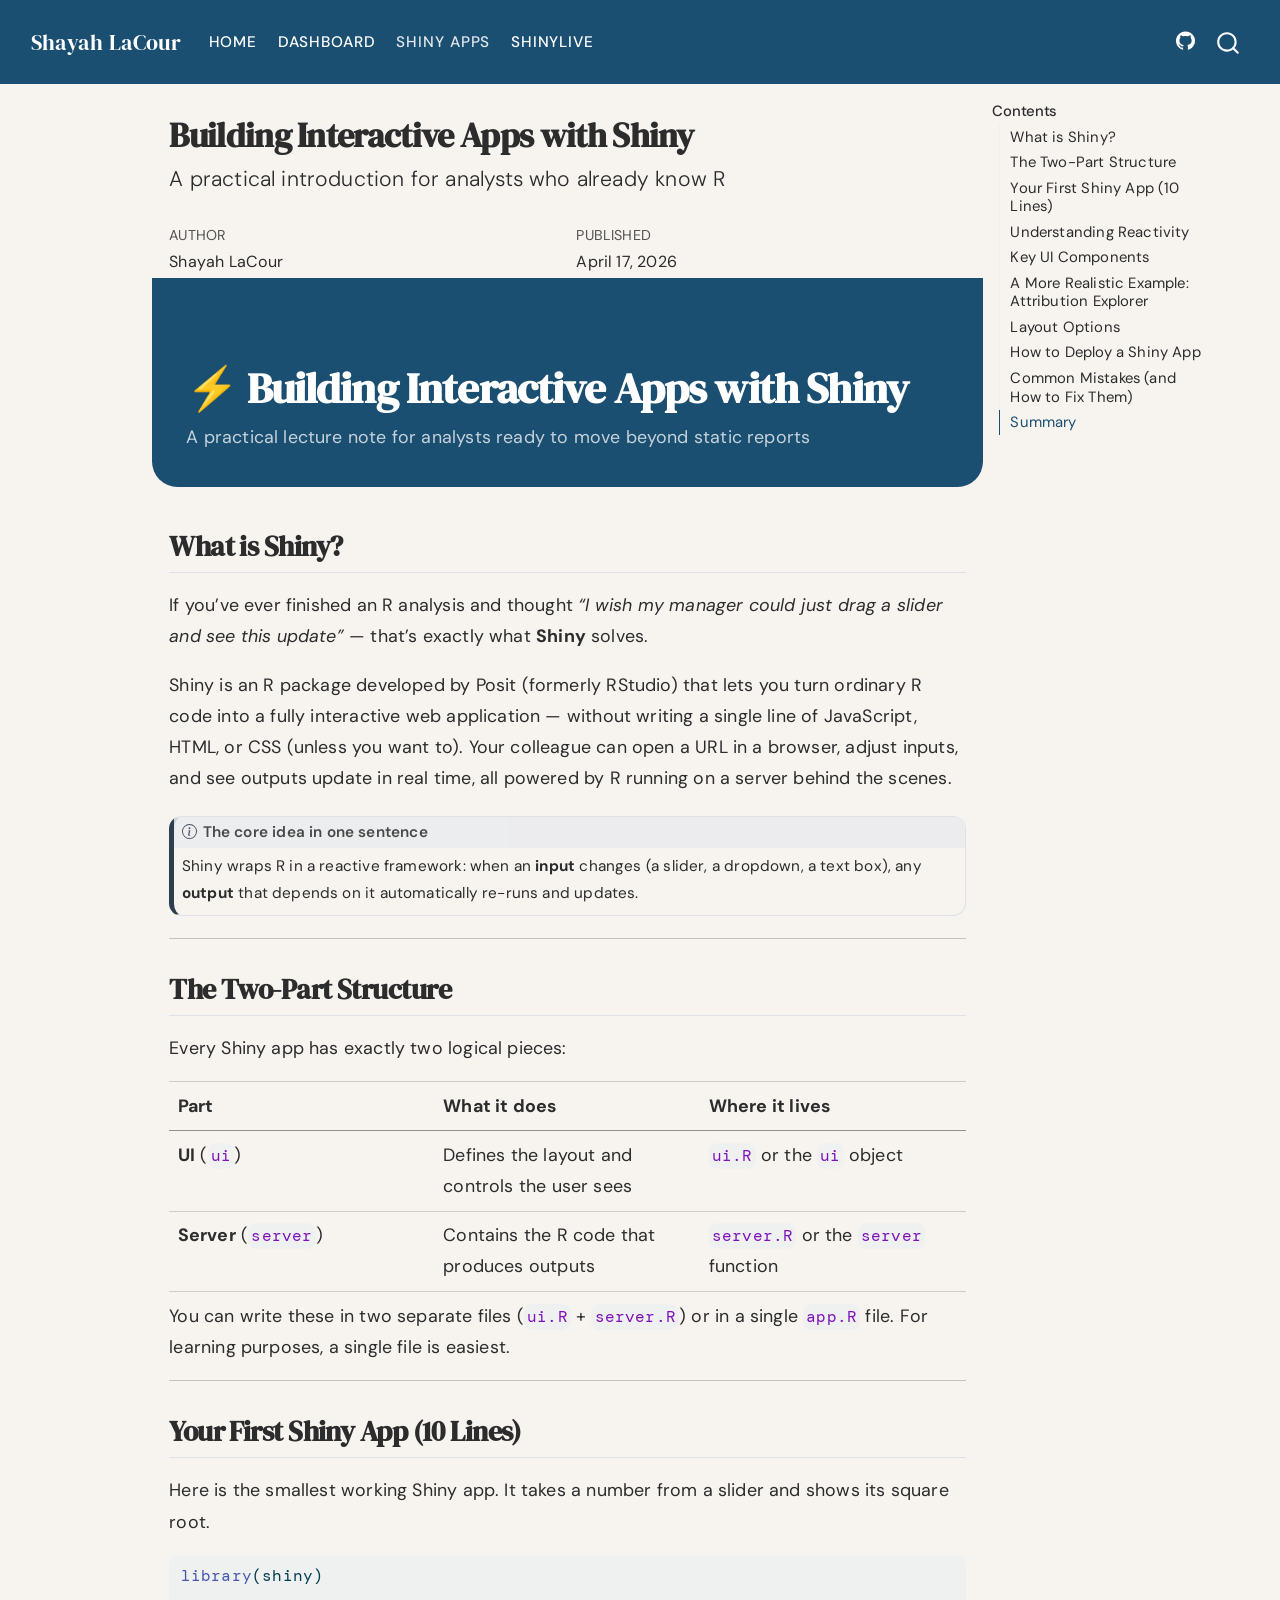
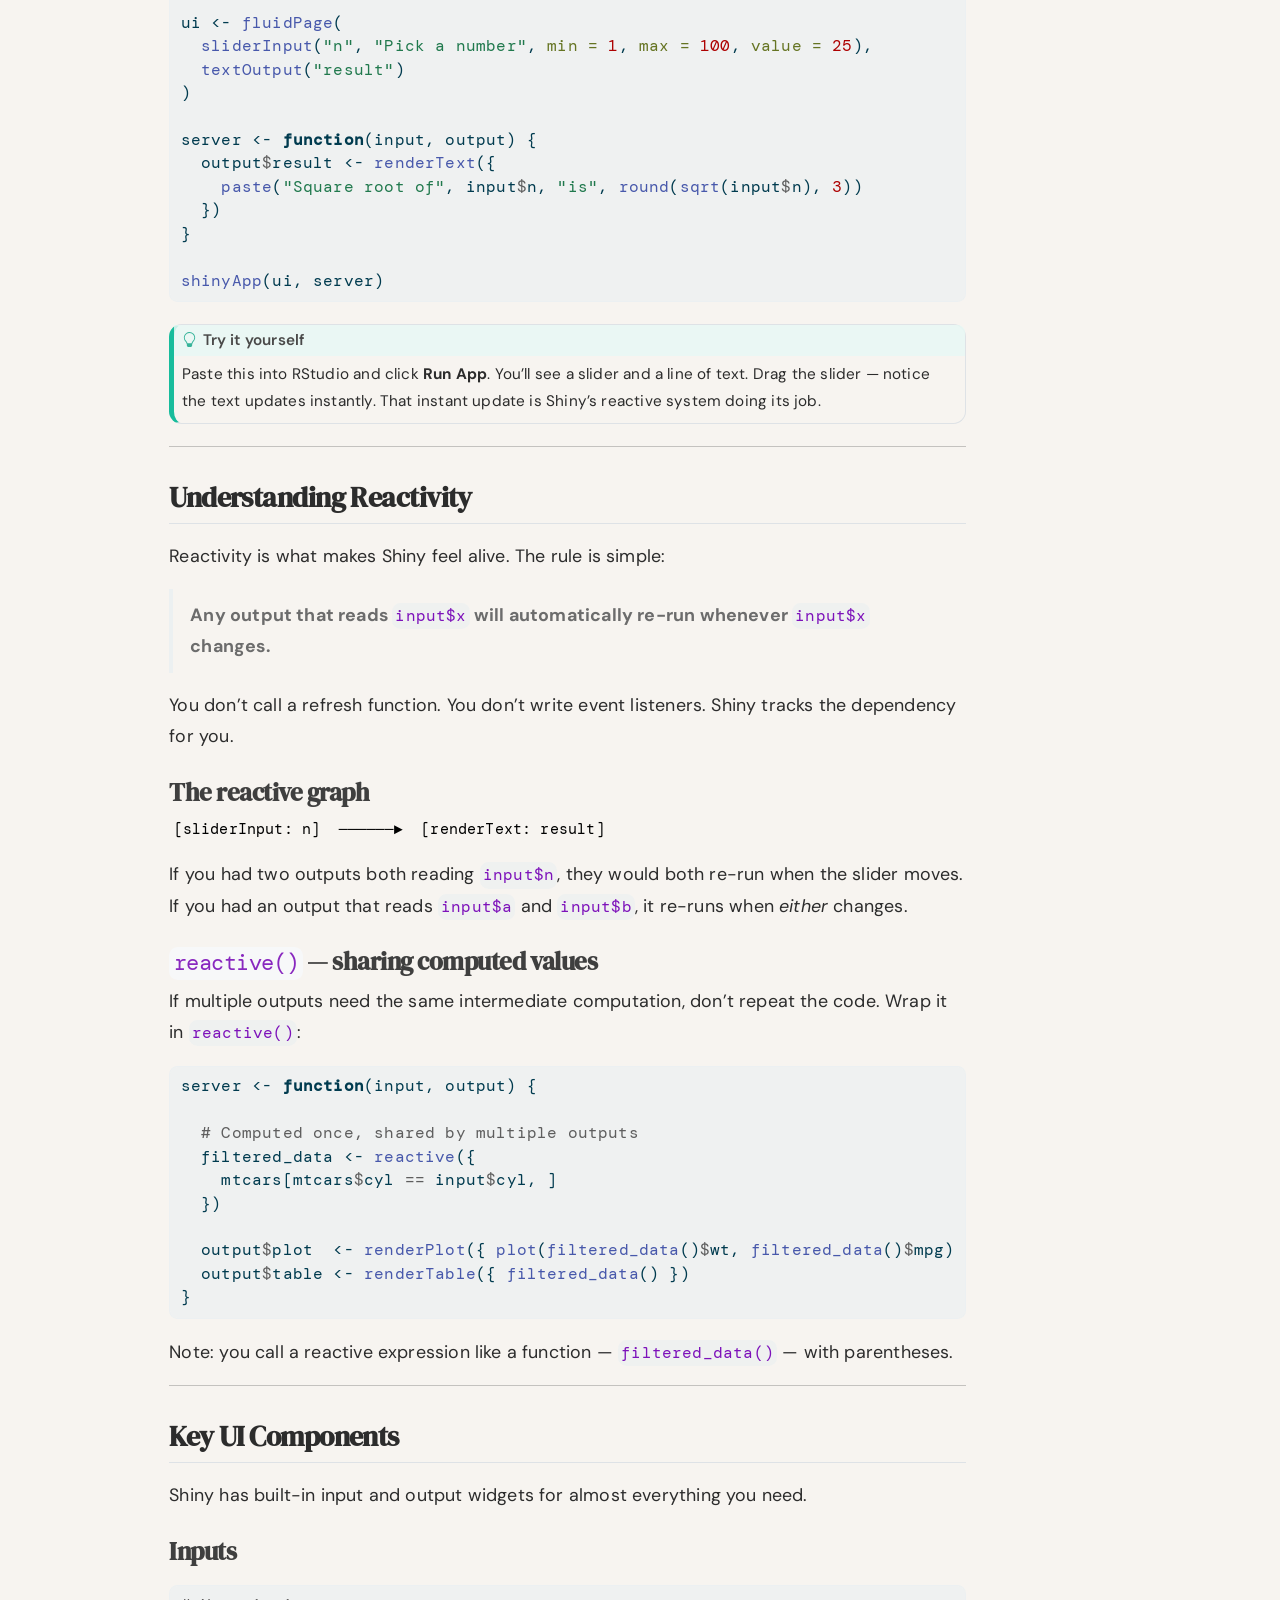
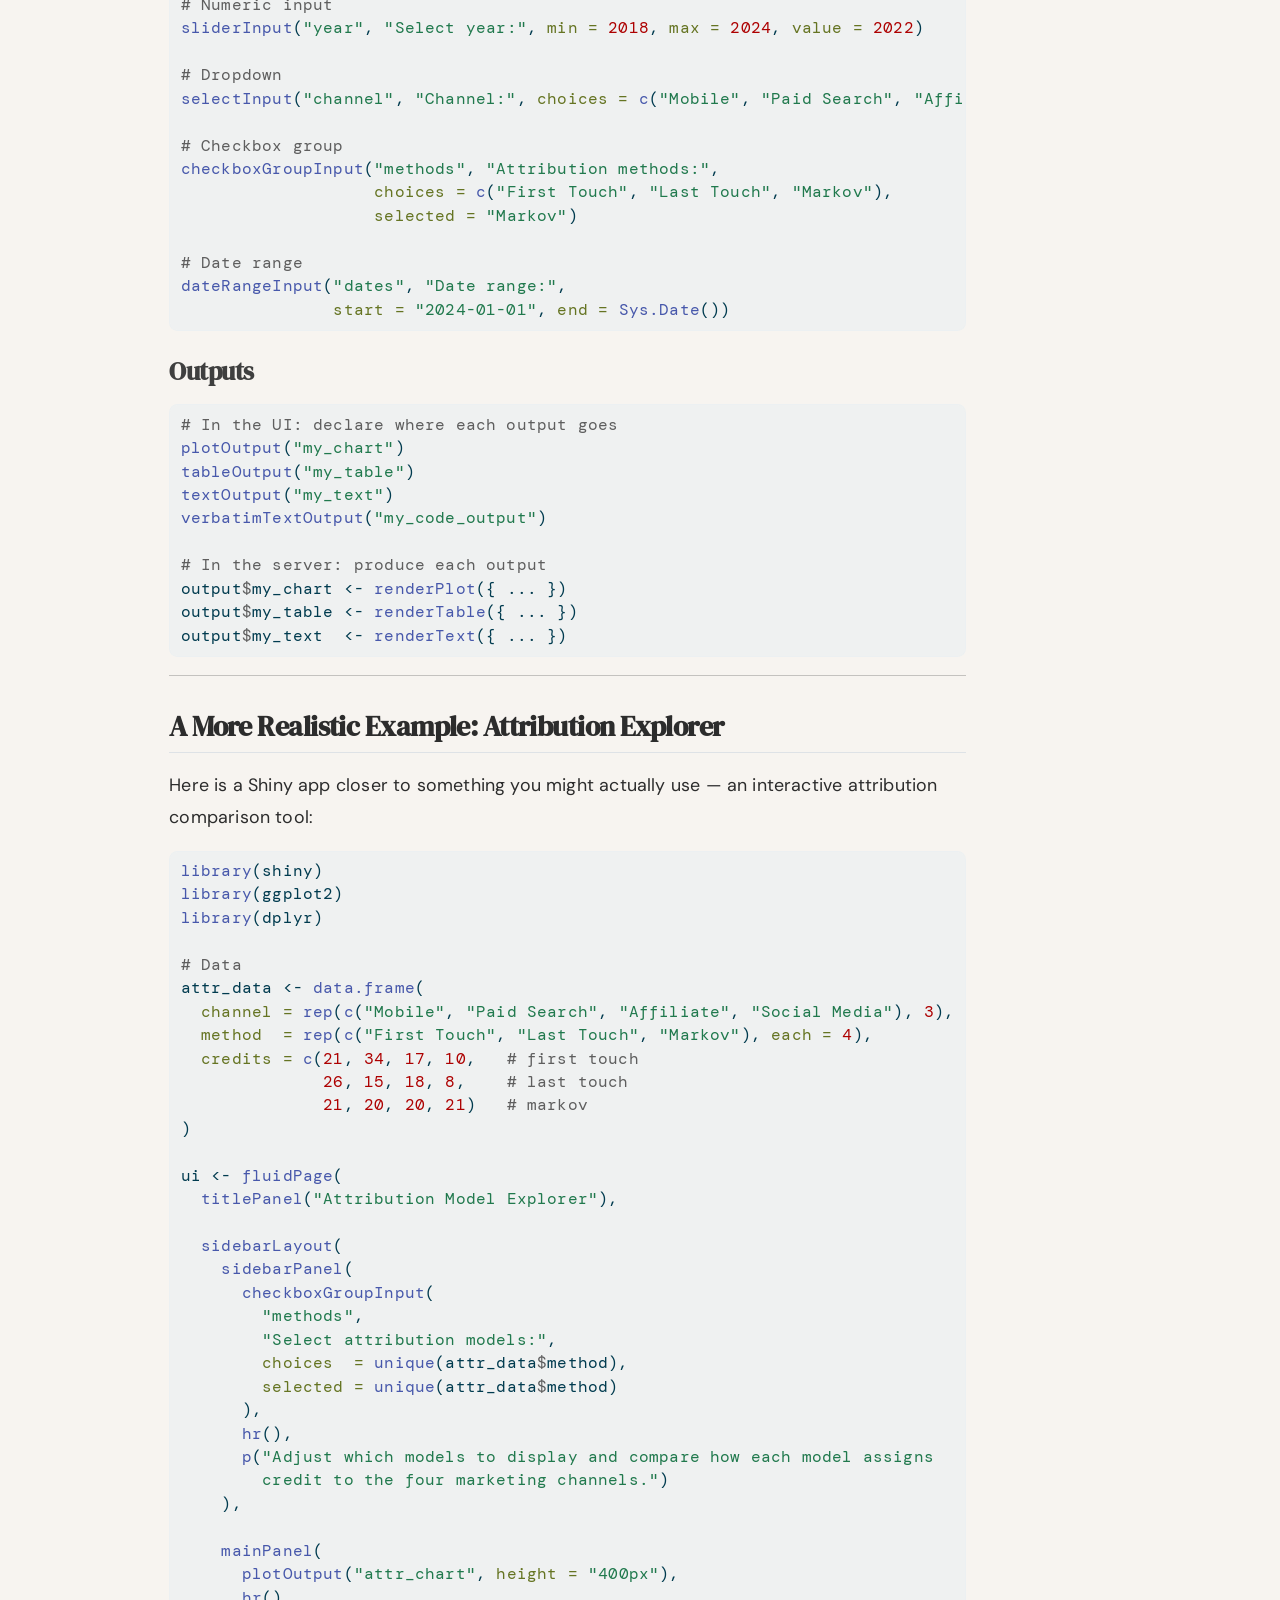
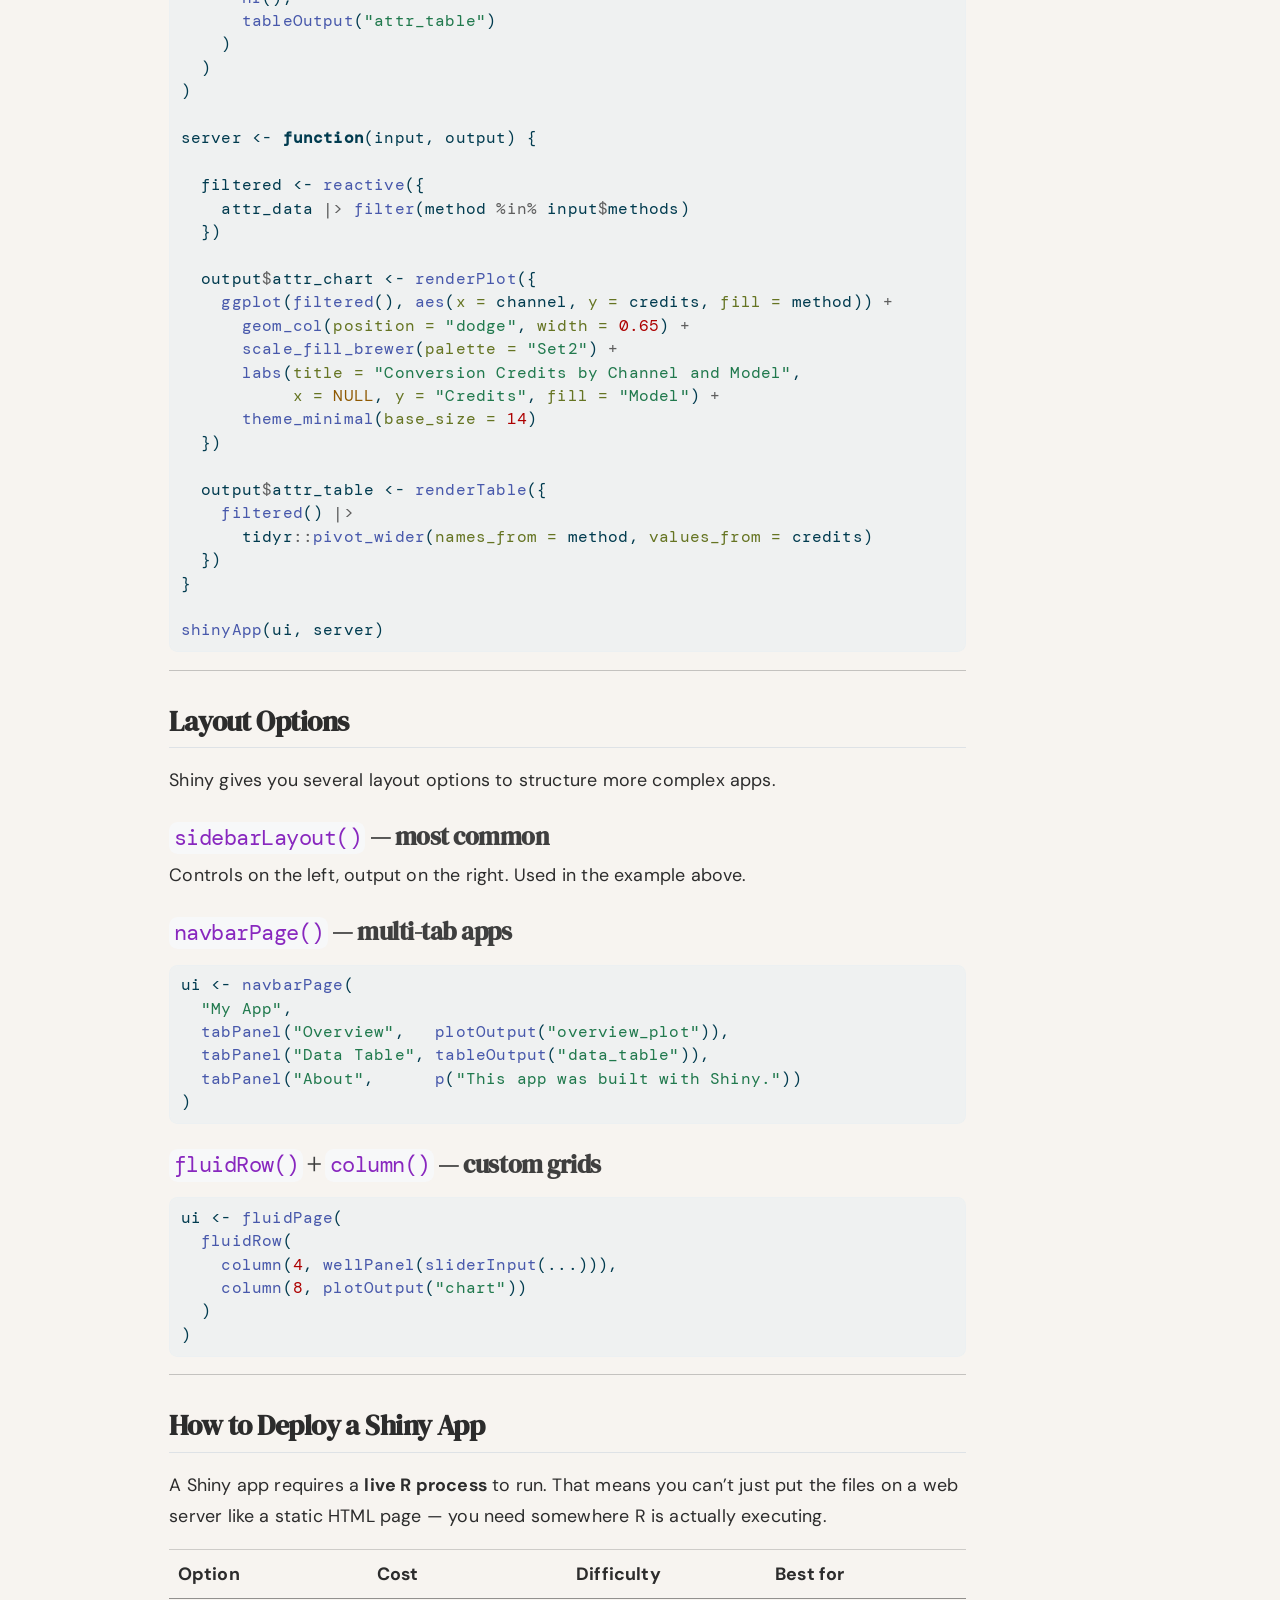
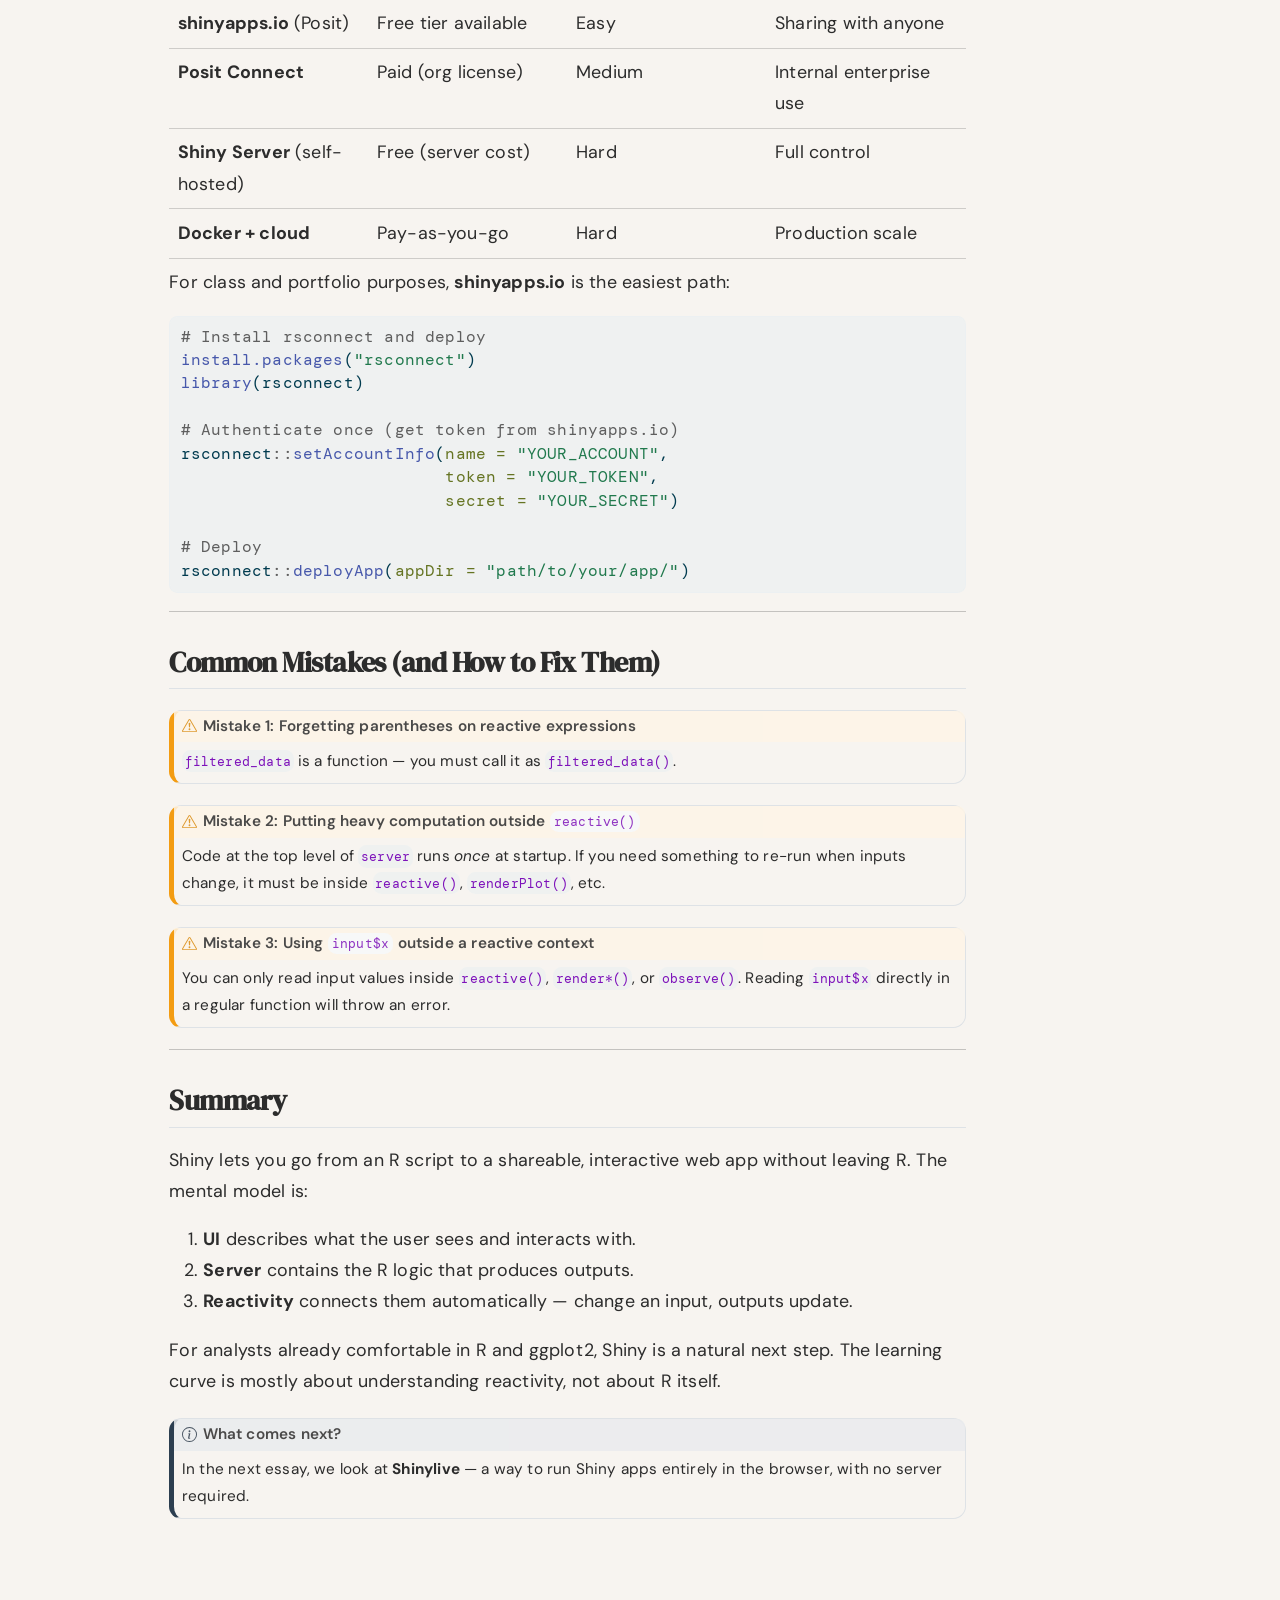
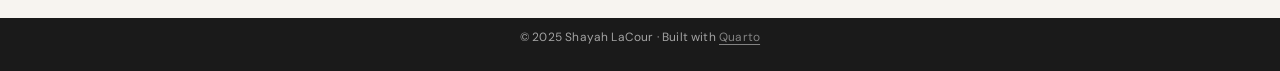
<file: docs/shiny-essay.html>
<!DOCTYPE html>
<html xmlns="http://www.w3.org/1999/xhtml" lang="en" xml:lang="en"><head>

<meta charset="utf-8">
<meta name="generator" content="quarto-1.9.37">

<meta name="viewport" content="width=device-width, initial-scale=1.0, user-scalable=yes">

<meta name="author" content="Shayah LaCour">
<meta name="dcterms.date" content="2026-04-17">

<title>Building Interactive Apps with Shiny – Shayah LaCour</title>
<style>
/* Default styles provided by pandoc.
** See https://pandoc.org/MANUAL.html#variables-for-html for config info.
*/
code{white-space: pre-wrap;}
span.smallcaps{font-variant: small-caps;}
div.columns{display: flex; gap: min(4vw, 1.5em);}
div.column{flex: auto; overflow-x: auto;}
div.hanging-indent{margin-left: 1.5em; text-indent: -1.5em;}
ul.task-list{list-style: none;}
ul.task-list li input[type="checkbox"] {
  width: 0.8em;
  margin: 0 0.8em 0.2em -1em; /* quarto-specific, see https://github.com/quarto-dev/quarto-cli/issues/4556 */ 
  vertical-align: middle;
}
/* CSS for syntax highlighting */
html { -webkit-text-size-adjust: 100%; }
pre > code.sourceCode { white-space: pre; position: relative; }
pre > code.sourceCode > span { display: inline-block; line-height: 1.25; }
pre > code.sourceCode > span:empty { height: 1.2em; }
.sourceCode { overflow: visible; }
code.sourceCode > span { color: inherit; text-decoration: inherit; }
div.sourceCode { margin: 1em 0; }
pre.sourceCode { margin: 0; }
@media screen {
div.sourceCode { overflow: auto; }
}
@media print {
pre > code.sourceCode { white-space: pre-wrap; }
pre > code.sourceCode > span { text-indent: -5em; padding-left: 5em; }
}
pre.numberSource code
  { counter-reset: source-line 0; }
pre.numberSource code > span
  { position: relative; left: -4em; counter-increment: source-line; }
pre.numberSource code > span > a:first-child::before
  { content: counter(source-line);
    position: relative; left: -1em; text-align: right; vertical-align: baseline;
    border: none; display: inline-block;
    -webkit-touch-callout: none; -webkit-user-select: none;
    -khtml-user-select: none; -moz-user-select: none;
    -ms-user-select: none; user-select: none;
    padding: 0 4px; width: 4em;
  }
pre.numberSource { margin-left: 3em;  padding-left: 4px; }
div.sourceCode
  {   }
@media screen {
pre > code.sourceCode > span > a:first-child::before { text-decoration: underline; }
}
</style>


<script src="site_libs/quarto-nav/quarto-nav.js"></script>
<script src="site_libs/quarto-nav/headroom.min.js"></script>
<script src="site_libs/clipboard/clipboard.min.js"></script>
<script src="site_libs/quarto-search/autocomplete.umd.js"></script>
<script src="site_libs/quarto-search/fuse.min.js"></script>
<script src="site_libs/quarto-search/quarto-search.js"></script>
<meta name="quarto:offset" content="./">
<link href="./assets/favicon.ico" rel="icon">
<script src="site_libs/quarto-html/quarto.js" type="module"></script>
<script src="site_libs/quarto-html/tabsets/tabsets.js" type="module"></script>
<script src="site_libs/quarto-html/popper.min.js"></script>
<script src="site_libs/quarto-html/tippy.umd.min.js"></script>
<script src="site_libs/quarto-html/anchor.min.js"></script>
<link href="site_libs/quarto-html/tippy.css" rel="stylesheet">
<link href="site_libs/quarto-html/quarto-syntax-highlighting-3db6c18bb69885e7f25697a9383847b5.css" rel="stylesheet" id="quarto-text-highlighting-styles">
<script src="site_libs/bootstrap/bootstrap.min.js"></script>
<link href="site_libs/bootstrap/bootstrap-icons.css" rel="stylesheet">
<link href="site_libs/bootstrap/bootstrap-14fe05e12cedcce55ed5a2657bbd119a.min.css" rel="stylesheet" append-hash="true" id="quarto-bootstrap" data-mode="light">
<script id="quarto-search-options" type="application/json">{
  "location": "navbar",
  "copy-button": false,
  "collapse-after": 3,
  "panel-placement": "end",
  "type": "overlay",
  "limit": 50,
  "keyboard-shortcut": [
    "f",
    "/",
    "s"
  ],
  "show-item-context": false,
  "language": {
    "search-no-results-text": "No results",
    "search-matching-documents-text": "matching documents",
    "search-copy-link-title": "Copy link to search",
    "search-hide-matches-text": "Hide additional matches",
    "search-more-match-text": "more match in this document",
    "search-more-matches-text": "more matches in this document",
    "search-clear-button-title": "Clear",
    "search-text-placeholder": "",
    "search-detached-cancel-button-title": "Cancel",
    "search-submit-button-title": "Submit",
    "search-label": "Search"
  }
}</script>
<style>html{ scroll-behavior: smooth; }</style>
<link href="site_libs/pagedtable-1.1/css/pagedtable.css" rel="stylesheet">
<script src="site_libs/pagedtable-1.1/js/pagedtable.js"></script>


</head>

<body class="nav-fixed quarto-light">

<div id="quarto-search-results"></div>
  <header id="quarto-header" class="headroom fixed-top">
    <nav class="navbar navbar-expand-lg " data-bs-theme="dark">
      <div class="navbar-container container-fluid">
      <div class="navbar-brand-container mx-auto">
    <a class="navbar-brand" href="./index.html">
    <span class="navbar-title">Shayah LaCour</span>
    </a>
  </div>
            <div id="quarto-search" class="" title="Search"></div>
          <button class="navbar-toggler" type="button" data-bs-toggle="collapse" data-bs-target="#navbarCollapse" aria-controls="navbarCollapse" role="menu" aria-expanded="false" aria-label="Toggle navigation" onclick="if (window.quartoToggleHeadroom) { window.quartoToggleHeadroom(); }">
  <span class="navbar-toggler-icon"></span>
</button>
          <div class="collapse navbar-collapse" id="navbarCollapse">
            <ul class="navbar-nav navbar-nav-scroll me-auto">
  <li class="nav-item">
    <a class="nav-link" href="./index.html"> 
<span class="menu-text">Home</span></a>
  </li>  
  <li class="nav-item">
    <a class="nav-link" href="./dashboard.html"> 
<span class="menu-text">Dashboard</span></a>
  </li>  
  <li class="nav-item">
    <a class="nav-link active" href="./shiny-essay.html" aria-current="page"> 
<span class="menu-text">Shiny Apps</span></a>
  </li>  
  <li class="nav-item">
    <a class="nav-link" href="./shinylive-essay.html"> 
<span class="menu-text">Shinylive</span></a>
  </li>  
</ul>
            <ul class="navbar-nav navbar-nav-scroll ms-auto">
  <li class="nav-item compact">
    <a class="nav-link" href="https://github.com/slacour2319"> <i class="bi bi-github" role="img" aria-label="GitHub">
</i> 
<span class="menu-text"></span></a>
  </li>  
</ul>
          </div> <!-- /navcollapse -->
            <div class="quarto-navbar-tools">
</div>
      </div> <!-- /container-fluid -->
    </nav>
</header>
<!-- content -->
<div id="quarto-content" class="quarto-container page-columns page-rows-contents page-layout-article page-navbar">
<!-- sidebar -->
<!-- margin-sidebar -->
    <div id="quarto-margin-sidebar" class="sidebar margin-sidebar">
        <nav id="TOC" role="doc-toc" class="toc-active">
    <h2 id="toc-title">Contents</h2>
   
  <ul>
  <li><a href="#what-is-shiny" id="toc-what-is-shiny" class="nav-link active" data-scroll-target="#what-is-shiny">What is Shiny?</a></li>
  <li><a href="#the-two-part-structure" id="toc-the-two-part-structure" class="nav-link" data-scroll-target="#the-two-part-structure">The Two-Part Structure</a></li>
  <li><a href="#your-first-shiny-app-10-lines" id="toc-your-first-shiny-app-10-lines" class="nav-link" data-scroll-target="#your-first-shiny-app-10-lines">Your First Shiny App (10 Lines)</a></li>
  <li><a href="#understanding-reactivity" id="toc-understanding-reactivity" class="nav-link" data-scroll-target="#understanding-reactivity">Understanding Reactivity</a>
  <ul class="collapse">
  <li><a href="#the-reactive-graph" id="toc-the-reactive-graph" class="nav-link" data-scroll-target="#the-reactive-graph">The reactive graph</a></li>
  <li><a href="#reactive-sharing-computed-values" id="toc-reactive-sharing-computed-values" class="nav-link" data-scroll-target="#reactive-sharing-computed-values"><code>reactive()</code> — sharing computed values</a></li>
  </ul></li>
  <li><a href="#key-ui-components" id="toc-key-ui-components" class="nav-link" data-scroll-target="#key-ui-components">Key UI Components</a>
  <ul class="collapse">
  <li><a href="#inputs" id="toc-inputs" class="nav-link" data-scroll-target="#inputs">Inputs</a></li>
  <li><a href="#outputs" id="toc-outputs" class="nav-link" data-scroll-target="#outputs">Outputs</a></li>
  </ul></li>
  <li><a href="#a-more-realistic-example-attribution-explorer" id="toc-a-more-realistic-example-attribution-explorer" class="nav-link" data-scroll-target="#a-more-realistic-example-attribution-explorer">A More Realistic Example: Attribution Explorer</a></li>
  <li><a href="#layout-options" id="toc-layout-options" class="nav-link" data-scroll-target="#layout-options">Layout Options</a>
  <ul class="collapse">
  <li><a href="#sidebarlayout-most-common" id="toc-sidebarlayout-most-common" class="nav-link" data-scroll-target="#sidebarlayout-most-common"><code>sidebarLayout()</code> — most common</a></li>
  <li><a href="#navbarpage-multi-tab-apps" id="toc-navbarpage-multi-tab-apps" class="nav-link" data-scroll-target="#navbarpage-multi-tab-apps"><code>navbarPage()</code> — multi-tab apps</a></li>
  <li><a href="#fluidrow-column-custom-grids" id="toc-fluidrow-column-custom-grids" class="nav-link" data-scroll-target="#fluidrow-column-custom-grids"><code>fluidRow()</code> + <code>column()</code> — custom grids</a></li>
  </ul></li>
  <li><a href="#how-to-deploy-a-shiny-app" id="toc-how-to-deploy-a-shiny-app" class="nav-link" data-scroll-target="#how-to-deploy-a-shiny-app">How to Deploy a Shiny App</a></li>
  <li><a href="#common-mistakes-and-how-to-fix-them" id="toc-common-mistakes-and-how-to-fix-them" class="nav-link" data-scroll-target="#common-mistakes-and-how-to-fix-them">Common Mistakes (and How to Fix Them)</a></li>
  <li><a href="#summary" id="toc-summary" class="nav-link" data-scroll-target="#summary">Summary</a></li>
  </ul>
</nav>
    </div>
<!-- main -->
<main class="content" id="quarto-document-content">

<header id="title-block-header" class="quarto-title-block default">
<div class="quarto-title">
<h1 class="title">Building Interactive Apps with Shiny</h1>
<p class="subtitle lead">A practical introduction for analysts who already know R</p>
</div>



<div class="quarto-title-meta">

    <div>
    <div class="quarto-title-meta-heading">Author</div>
    <div class="quarto-title-meta-contents">
             <p>Shayah LaCour </p>
          </div>
  </div>
    
    <div>
    <div class="quarto-title-meta-heading">Published</div>
    <div class="quarto-title-meta-contents">
      <p class="date">April 17, 2026</p>
    </div>
  </div>
  
    
  </div>
  


</header>


<div class="essay-header">
  <h1>⚡ Building Interactive Apps with Shiny</h1>
  <p>A practical lecture note for analysts ready to move beyond static reports</p>
</div>
<section id="what-is-shiny" class="level2">
<h2 class="anchored" data-anchor-id="what-is-shiny">What is Shiny?</h2>
<p>If you’ve ever finished an R analysis and thought <em>“I wish my manager could just drag a slider and see this update”</em> — that’s exactly what <strong>Shiny</strong> solves.</p>
<p>Shiny is an R package developed by Posit (formerly RStudio) that lets you turn ordinary R code into a fully interactive web application — without writing a single line of JavaScript, HTML, or CSS (unless you want to). Your colleague can open a URL in a browser, adjust inputs, and see outputs update in real time, all powered by R running on a server behind the scenes.</p>
<div class="callout callout-style-default callout-note callout-titled">
<div class="callout-header d-flex align-content-center">
<div class="callout-icon-container">
<i class="callout-icon"></i>
</div>
<div class="callout-title-container flex-fill">
<span class="screen-reader-only">Note</span>The core idea in one sentence
</div>
</div>
<div class="callout-body-container callout-body">
<p>Shiny wraps R in a reactive framework: when an <strong>input</strong> changes (a slider, a dropdown, a text box), any <strong>output</strong> that depends on it automatically re-runs and updates.</p>
</div>
</div>
<hr>
</section>
<section id="the-two-part-structure" class="level2">
<h2 class="anchored" data-anchor-id="the-two-part-structure">The Two-Part Structure</h2>
<p>Every Shiny app has exactly two logical pieces:</p>
<table class="caption-top table">
<colgroup>
<col style="width: 33%">
<col style="width: 33%">
<col style="width: 33%">
</colgroup>
<thead>
<tr class="header">
<th>Part</th>
<th>What it does</th>
<th>Where it lives</th>
</tr>
</thead>
<tbody>
<tr class="odd">
<td><strong>UI</strong> (<code>ui</code>)</td>
<td>Defines the layout and controls the user sees</td>
<td><code>ui.R</code> or the <code>ui</code> object</td>
</tr>
<tr class="even">
<td><strong>Server</strong> (<code>server</code>)</td>
<td>Contains the R code that produces outputs</td>
<td><code>server.R</code> or the <code>server</code> function</td>
</tr>
</tbody>
</table>
<p>You can write these in two separate files (<code>ui.R</code> + <code>server.R</code>) or in a single <code>app.R</code> file. For learning purposes, a single file is easiest.</p>
<hr>
</section>
<section id="your-first-shiny-app-10-lines" class="level2">
<h2 class="anchored" data-anchor-id="your-first-shiny-app-10-lines">Your First Shiny App (10 Lines)</h2>
<p>Here is the smallest working Shiny app. It takes a number from a slider and shows its square root.</p>
<div class="cell">
<div class="code-copy-outer-scaffold"><div class="sourceCode cell-code" id="cb1"><pre class="sourceCode r code-with-copy"><code class="sourceCode r"><span id="cb1-1"><a href="#cb1-1" aria-hidden="true" tabindex="-1"></a><span class="fu">library</span>(shiny)</span>
<span id="cb1-2"><a href="#cb1-2" aria-hidden="true" tabindex="-1"></a></span>
<span id="cb1-3"><a href="#cb1-3" aria-hidden="true" tabindex="-1"></a>ui <span class="ot">&lt;-</span> <span class="fu">fluidPage</span>(</span>
<span id="cb1-4"><a href="#cb1-4" aria-hidden="true" tabindex="-1"></a>  <span class="fu">sliderInput</span>(<span class="st">"n"</span>, <span class="st">"Pick a number"</span>, <span class="at">min =</span> <span class="dv">1</span>, <span class="at">max =</span> <span class="dv">100</span>, <span class="at">value =</span> <span class="dv">25</span>),</span>
<span id="cb1-5"><a href="#cb1-5" aria-hidden="true" tabindex="-1"></a>  <span class="fu">textOutput</span>(<span class="st">"result"</span>)</span>
<span id="cb1-6"><a href="#cb1-6" aria-hidden="true" tabindex="-1"></a>)</span>
<span id="cb1-7"><a href="#cb1-7" aria-hidden="true" tabindex="-1"></a></span>
<span id="cb1-8"><a href="#cb1-8" aria-hidden="true" tabindex="-1"></a>server <span class="ot">&lt;-</span> <span class="cf">function</span>(input, output) {</span>
<span id="cb1-9"><a href="#cb1-9" aria-hidden="true" tabindex="-1"></a>  output<span class="sc">$</span>result <span class="ot">&lt;-</span> <span class="fu">renderText</span>({</span>
<span id="cb1-10"><a href="#cb1-10" aria-hidden="true" tabindex="-1"></a>    <span class="fu">paste</span>(<span class="st">"Square root of"</span>, input<span class="sc">$</span>n, <span class="st">"is"</span>, <span class="fu">round</span>(<span class="fu">sqrt</span>(input<span class="sc">$</span>n), <span class="dv">3</span>))</span>
<span id="cb1-11"><a href="#cb1-11" aria-hidden="true" tabindex="-1"></a>  })</span>
<span id="cb1-12"><a href="#cb1-12" aria-hidden="true" tabindex="-1"></a>}</span>
<span id="cb1-13"><a href="#cb1-13" aria-hidden="true" tabindex="-1"></a></span>
<span id="cb1-14"><a href="#cb1-14" aria-hidden="true" tabindex="-1"></a><span class="fu">shinyApp</span>(ui, server)</span></code></pre></div><button title="Copy to Clipboard" class="code-copy-button"><i class="bi"></i></button></div>
</div>
<div class="callout callout-style-default callout-tip callout-titled">
<div class="callout-header d-flex align-content-center">
<div class="callout-icon-container">
<i class="callout-icon"></i>
</div>
<div class="callout-title-container flex-fill">
<span class="screen-reader-only">Tip</span>Try it yourself
</div>
</div>
<div class="callout-body-container callout-body">
<p>Paste this into RStudio and click <strong>Run App</strong>. You’ll see a slider and a line of text. Drag the slider — notice the text updates instantly. That instant update is Shiny’s reactive system doing its job.</p>
</div>
</div>
<hr>
</section>
<section id="understanding-reactivity" class="level2">
<h2 class="anchored" data-anchor-id="understanding-reactivity">Understanding Reactivity</h2>
<p>Reactivity is what makes Shiny feel alive. The rule is simple:</p>
<blockquote class="blockquote">
<p><strong>Any output that reads <code>input$x</code> will automatically re-run whenever <code>input$x</code> changes.</strong></p>
</blockquote>
<p>You don’t call a refresh function. You don’t write event listeners. Shiny tracks the dependency for you.</p>
<section id="the-reactive-graph" class="level3">
<h3 class="anchored" data-anchor-id="the-reactive-graph">The reactive graph</h3>
<pre><code>[sliderInput: n]  ──────►  [renderText: result]</code></pre>
<p>If you had two outputs both reading <code>input$n</code>, they would both re-run when the slider moves. If you had an output that reads <code>input$a</code> and <code>input$b</code>, it re-runs when <em>either</em> changes.</p>
</section>
<section id="reactive-sharing-computed-values" class="level3">
<h3 class="anchored" data-anchor-id="reactive-sharing-computed-values"><code>reactive()</code> — sharing computed values</h3>
<p>If multiple outputs need the same intermediate computation, don’t repeat the code. Wrap it in <code>reactive()</code>:</p>
<div class="cell">
<div class="code-copy-outer-scaffold"><div class="sourceCode cell-code" id="cb3"><pre class="sourceCode r code-with-copy"><code class="sourceCode r"><span id="cb3-1"><a href="#cb3-1" aria-hidden="true" tabindex="-1"></a>server <span class="ot">&lt;-</span> <span class="cf">function</span>(input, output) {</span>
<span id="cb3-2"><a href="#cb3-2" aria-hidden="true" tabindex="-1"></a>  </span>
<span id="cb3-3"><a href="#cb3-3" aria-hidden="true" tabindex="-1"></a>  <span class="co"># Computed once, shared by multiple outputs</span></span>
<span id="cb3-4"><a href="#cb3-4" aria-hidden="true" tabindex="-1"></a>  filtered_data <span class="ot">&lt;-</span> <span class="fu">reactive</span>({</span>
<span id="cb3-5"><a href="#cb3-5" aria-hidden="true" tabindex="-1"></a>    mtcars[mtcars<span class="sc">$</span>cyl <span class="sc">==</span> input<span class="sc">$</span>cyl, ]</span>
<span id="cb3-6"><a href="#cb3-6" aria-hidden="true" tabindex="-1"></a>  })</span>
<span id="cb3-7"><a href="#cb3-7" aria-hidden="true" tabindex="-1"></a>  </span>
<span id="cb3-8"><a href="#cb3-8" aria-hidden="true" tabindex="-1"></a>  output<span class="sc">$</span>plot  <span class="ot">&lt;-</span> <span class="fu">renderPlot</span>({ <span class="fu">plot</span>(<span class="fu">filtered_data</span>()<span class="sc">$</span>wt, <span class="fu">filtered_data</span>()<span class="sc">$</span>mpg) })</span>
<span id="cb3-9"><a href="#cb3-9" aria-hidden="true" tabindex="-1"></a>  output<span class="sc">$</span>table <span class="ot">&lt;-</span> <span class="fu">renderTable</span>({ <span class="fu">filtered_data</span>() })</span>
<span id="cb3-10"><a href="#cb3-10" aria-hidden="true" tabindex="-1"></a>}</span></code></pre></div><button title="Copy to Clipboard" class="code-copy-button"><i class="bi"></i></button></div>
</div>
<p>Note: you call a reactive expression like a function — <code>filtered_data()</code> — with parentheses.</p>
<hr>
</section>
</section>
<section id="key-ui-components" class="level2">
<h2 class="anchored" data-anchor-id="key-ui-components">Key UI Components</h2>
<p>Shiny has built-in input and output widgets for almost everything you need.</p>
<section id="inputs" class="level3">
<h3 class="anchored" data-anchor-id="inputs">Inputs</h3>
<div class="cell">
<div class="code-copy-outer-scaffold"><div class="sourceCode cell-code" id="cb4"><pre class="sourceCode r code-with-copy"><code class="sourceCode r"><span id="cb4-1"><a href="#cb4-1" aria-hidden="true" tabindex="-1"></a><span class="co"># Numeric input</span></span>
<span id="cb4-2"><a href="#cb4-2" aria-hidden="true" tabindex="-1"></a><span class="fu">sliderInput</span>(<span class="st">"year"</span>, <span class="st">"Select year:"</span>, <span class="at">min =</span> <span class="dv">2018</span>, <span class="at">max =</span> <span class="dv">2024</span>, <span class="at">value =</span> <span class="dv">2022</span>)</span>
<span id="cb4-3"><a href="#cb4-3" aria-hidden="true" tabindex="-1"></a></span>
<span id="cb4-4"><a href="#cb4-4" aria-hidden="true" tabindex="-1"></a><span class="co"># Dropdown</span></span>
<span id="cb4-5"><a href="#cb4-5" aria-hidden="true" tabindex="-1"></a><span class="fu">selectInput</span>(<span class="st">"channel"</span>, <span class="st">"Channel:"</span>, <span class="at">choices =</span> <span class="fu">c</span>(<span class="st">"Mobile"</span>, <span class="st">"Paid Search"</span>, <span class="st">"Affiliate"</span>, <span class="st">"Social Media"</span>))</span>
<span id="cb4-6"><a href="#cb4-6" aria-hidden="true" tabindex="-1"></a></span>
<span id="cb4-7"><a href="#cb4-7" aria-hidden="true" tabindex="-1"></a><span class="co"># Checkbox group</span></span>
<span id="cb4-8"><a href="#cb4-8" aria-hidden="true" tabindex="-1"></a><span class="fu">checkboxGroupInput</span>(<span class="st">"methods"</span>, <span class="st">"Attribution methods:"</span>,</span>
<span id="cb4-9"><a href="#cb4-9" aria-hidden="true" tabindex="-1"></a>                   <span class="at">choices =</span> <span class="fu">c</span>(<span class="st">"First Touch"</span>, <span class="st">"Last Touch"</span>, <span class="st">"Markov"</span>),</span>
<span id="cb4-10"><a href="#cb4-10" aria-hidden="true" tabindex="-1"></a>                   <span class="at">selected =</span> <span class="st">"Markov"</span>)</span>
<span id="cb4-11"><a href="#cb4-11" aria-hidden="true" tabindex="-1"></a></span>
<span id="cb4-12"><a href="#cb4-12" aria-hidden="true" tabindex="-1"></a><span class="co"># Date range</span></span>
<span id="cb4-13"><a href="#cb4-13" aria-hidden="true" tabindex="-1"></a><span class="fu">dateRangeInput</span>(<span class="st">"dates"</span>, <span class="st">"Date range:"</span>,</span>
<span id="cb4-14"><a href="#cb4-14" aria-hidden="true" tabindex="-1"></a>               <span class="at">start =</span> <span class="st">"2024-01-01"</span>, <span class="at">end =</span> <span class="fu">Sys.Date</span>())</span></code></pre></div><button title="Copy to Clipboard" class="code-copy-button"><i class="bi"></i></button></div>
</div>
</section>
<section id="outputs" class="level3">
<h3 class="anchored" data-anchor-id="outputs">Outputs</h3>
<div class="cell">
<div class="code-copy-outer-scaffold"><div class="sourceCode cell-code" id="cb5"><pre class="sourceCode r code-with-copy"><code class="sourceCode r"><span id="cb5-1"><a href="#cb5-1" aria-hidden="true" tabindex="-1"></a><span class="co"># In the UI: declare where each output goes</span></span>
<span id="cb5-2"><a href="#cb5-2" aria-hidden="true" tabindex="-1"></a><span class="fu">plotOutput</span>(<span class="st">"my_chart"</span>)</span>
<span id="cb5-3"><a href="#cb5-3" aria-hidden="true" tabindex="-1"></a><span class="fu">tableOutput</span>(<span class="st">"my_table"</span>)</span>
<span id="cb5-4"><a href="#cb5-4" aria-hidden="true" tabindex="-1"></a><span class="fu">textOutput</span>(<span class="st">"my_text"</span>)</span>
<span id="cb5-5"><a href="#cb5-5" aria-hidden="true" tabindex="-1"></a><span class="fu">verbatimTextOutput</span>(<span class="st">"my_code_output"</span>)</span>
<span id="cb5-6"><a href="#cb5-6" aria-hidden="true" tabindex="-1"></a></span>
<span id="cb5-7"><a href="#cb5-7" aria-hidden="true" tabindex="-1"></a><span class="co"># In the server: produce each output</span></span>
<span id="cb5-8"><a href="#cb5-8" aria-hidden="true" tabindex="-1"></a>output<span class="sc">$</span>my_chart <span class="ot">&lt;-</span> <span class="fu">renderPlot</span>({ ... })</span>
<span id="cb5-9"><a href="#cb5-9" aria-hidden="true" tabindex="-1"></a>output<span class="sc">$</span>my_table <span class="ot">&lt;-</span> <span class="fu">renderTable</span>({ ... })</span>
<span id="cb5-10"><a href="#cb5-10" aria-hidden="true" tabindex="-1"></a>output<span class="sc">$</span>my_text  <span class="ot">&lt;-</span> <span class="fu">renderText</span>({ ... })</span></code></pre></div><button title="Copy to Clipboard" class="code-copy-button"><i class="bi"></i></button></div>
</div>
<hr>
</section>
</section>
<section id="a-more-realistic-example-attribution-explorer" class="level2">
<h2 class="anchored" data-anchor-id="a-more-realistic-example-attribution-explorer">A More Realistic Example: Attribution Explorer</h2>
<p>Here is a Shiny app closer to something you might actually use — an interactive attribution comparison tool:</p>
<div class="cell">
<div class="code-copy-outer-scaffold"><div class="sourceCode cell-code" id="cb6"><pre class="sourceCode r code-with-copy"><code class="sourceCode r"><span id="cb6-1"><a href="#cb6-1" aria-hidden="true" tabindex="-1"></a><span class="fu">library</span>(shiny)</span>
<span id="cb6-2"><a href="#cb6-2" aria-hidden="true" tabindex="-1"></a><span class="fu">library</span>(ggplot2)</span>
<span id="cb6-3"><a href="#cb6-3" aria-hidden="true" tabindex="-1"></a><span class="fu">library</span>(dplyr)</span>
<span id="cb6-4"><a href="#cb6-4" aria-hidden="true" tabindex="-1"></a></span>
<span id="cb6-5"><a href="#cb6-5" aria-hidden="true" tabindex="-1"></a><span class="co"># Data</span></span>
<span id="cb6-6"><a href="#cb6-6" aria-hidden="true" tabindex="-1"></a>attr_data <span class="ot">&lt;-</span> <span class="fu">data.frame</span>(</span>
<span id="cb6-7"><a href="#cb6-7" aria-hidden="true" tabindex="-1"></a>  <span class="at">channel =</span> <span class="fu">rep</span>(<span class="fu">c</span>(<span class="st">"Mobile"</span>, <span class="st">"Paid Search"</span>, <span class="st">"Affiliate"</span>, <span class="st">"Social Media"</span>), <span class="dv">3</span>),</span>
<span id="cb6-8"><a href="#cb6-8" aria-hidden="true" tabindex="-1"></a>  <span class="at">method  =</span> <span class="fu">rep</span>(<span class="fu">c</span>(<span class="st">"First Touch"</span>, <span class="st">"Last Touch"</span>, <span class="st">"Markov"</span>), <span class="at">each =</span> <span class="dv">4</span>),</span>
<span id="cb6-9"><a href="#cb6-9" aria-hidden="true" tabindex="-1"></a>  <span class="at">credits =</span> <span class="fu">c</span>(<span class="dv">21</span>, <span class="dv">34</span>, <span class="dv">17</span>, <span class="dv">10</span>,   <span class="co"># first touch</span></span>
<span id="cb6-10"><a href="#cb6-10" aria-hidden="true" tabindex="-1"></a>              <span class="dv">26</span>, <span class="dv">15</span>, <span class="dv">18</span>, <span class="dv">8</span>,    <span class="co"># last touch</span></span>
<span id="cb6-11"><a href="#cb6-11" aria-hidden="true" tabindex="-1"></a>              <span class="dv">21</span>, <span class="dv">20</span>, <span class="dv">20</span>, <span class="dv">21</span>)   <span class="co"># markov</span></span>
<span id="cb6-12"><a href="#cb6-12" aria-hidden="true" tabindex="-1"></a>)</span>
<span id="cb6-13"><a href="#cb6-13" aria-hidden="true" tabindex="-1"></a></span>
<span id="cb6-14"><a href="#cb6-14" aria-hidden="true" tabindex="-1"></a>ui <span class="ot">&lt;-</span> <span class="fu">fluidPage</span>(</span>
<span id="cb6-15"><a href="#cb6-15" aria-hidden="true" tabindex="-1"></a>  <span class="fu">titlePanel</span>(<span class="st">"Attribution Model Explorer"</span>),</span>
<span id="cb6-16"><a href="#cb6-16" aria-hidden="true" tabindex="-1"></a>  </span>
<span id="cb6-17"><a href="#cb6-17" aria-hidden="true" tabindex="-1"></a>  <span class="fu">sidebarLayout</span>(</span>
<span id="cb6-18"><a href="#cb6-18" aria-hidden="true" tabindex="-1"></a>    <span class="fu">sidebarPanel</span>(</span>
<span id="cb6-19"><a href="#cb6-19" aria-hidden="true" tabindex="-1"></a>      <span class="fu">checkboxGroupInput</span>(</span>
<span id="cb6-20"><a href="#cb6-20" aria-hidden="true" tabindex="-1"></a>        <span class="st">"methods"</span>,</span>
<span id="cb6-21"><a href="#cb6-21" aria-hidden="true" tabindex="-1"></a>        <span class="st">"Select attribution models:"</span>,</span>
<span id="cb6-22"><a href="#cb6-22" aria-hidden="true" tabindex="-1"></a>        <span class="at">choices  =</span> <span class="fu">unique</span>(attr_data<span class="sc">$</span>method),</span>
<span id="cb6-23"><a href="#cb6-23" aria-hidden="true" tabindex="-1"></a>        <span class="at">selected =</span> <span class="fu">unique</span>(attr_data<span class="sc">$</span>method)</span>
<span id="cb6-24"><a href="#cb6-24" aria-hidden="true" tabindex="-1"></a>      ),</span>
<span id="cb6-25"><a href="#cb6-25" aria-hidden="true" tabindex="-1"></a>      <span class="fu">hr</span>(),</span>
<span id="cb6-26"><a href="#cb6-26" aria-hidden="true" tabindex="-1"></a>      <span class="fu">p</span>(<span class="st">"Adjust which models to display and compare how each model assigns</span></span>
<span id="cb6-27"><a href="#cb6-27" aria-hidden="true" tabindex="-1"></a><span class="st">        credit to the four marketing channels."</span>)</span>
<span id="cb6-28"><a href="#cb6-28" aria-hidden="true" tabindex="-1"></a>    ),</span>
<span id="cb6-29"><a href="#cb6-29" aria-hidden="true" tabindex="-1"></a>    </span>
<span id="cb6-30"><a href="#cb6-30" aria-hidden="true" tabindex="-1"></a>    <span class="fu">mainPanel</span>(</span>
<span id="cb6-31"><a href="#cb6-31" aria-hidden="true" tabindex="-1"></a>      <span class="fu">plotOutput</span>(<span class="st">"attr_chart"</span>, <span class="at">height =</span> <span class="st">"400px"</span>),</span>
<span id="cb6-32"><a href="#cb6-32" aria-hidden="true" tabindex="-1"></a>      <span class="fu">hr</span>(),</span>
<span id="cb6-33"><a href="#cb6-33" aria-hidden="true" tabindex="-1"></a>      <span class="fu">tableOutput</span>(<span class="st">"attr_table"</span>)</span>
<span id="cb6-34"><a href="#cb6-34" aria-hidden="true" tabindex="-1"></a>    )</span>
<span id="cb6-35"><a href="#cb6-35" aria-hidden="true" tabindex="-1"></a>  )</span>
<span id="cb6-36"><a href="#cb6-36" aria-hidden="true" tabindex="-1"></a>)</span>
<span id="cb6-37"><a href="#cb6-37" aria-hidden="true" tabindex="-1"></a></span>
<span id="cb6-38"><a href="#cb6-38" aria-hidden="true" tabindex="-1"></a>server <span class="ot">&lt;-</span> <span class="cf">function</span>(input, output) {</span>
<span id="cb6-39"><a href="#cb6-39" aria-hidden="true" tabindex="-1"></a>  </span>
<span id="cb6-40"><a href="#cb6-40" aria-hidden="true" tabindex="-1"></a>  filtered <span class="ot">&lt;-</span> <span class="fu">reactive</span>({</span>
<span id="cb6-41"><a href="#cb6-41" aria-hidden="true" tabindex="-1"></a>    attr_data <span class="sc">|&gt;</span> <span class="fu">filter</span>(method <span class="sc">%in%</span> input<span class="sc">$</span>methods)</span>
<span id="cb6-42"><a href="#cb6-42" aria-hidden="true" tabindex="-1"></a>  })</span>
<span id="cb6-43"><a href="#cb6-43" aria-hidden="true" tabindex="-1"></a>  </span>
<span id="cb6-44"><a href="#cb6-44" aria-hidden="true" tabindex="-1"></a>  output<span class="sc">$</span>attr_chart <span class="ot">&lt;-</span> <span class="fu">renderPlot</span>({</span>
<span id="cb6-45"><a href="#cb6-45" aria-hidden="true" tabindex="-1"></a>    <span class="fu">ggplot</span>(<span class="fu">filtered</span>(), <span class="fu">aes</span>(<span class="at">x =</span> channel, <span class="at">y =</span> credits, <span class="at">fill =</span> method)) <span class="sc">+</span></span>
<span id="cb6-46"><a href="#cb6-46" aria-hidden="true" tabindex="-1"></a>      <span class="fu">geom_col</span>(<span class="at">position =</span> <span class="st">"dodge"</span>, <span class="at">width =</span> <span class="fl">0.65</span>) <span class="sc">+</span></span>
<span id="cb6-47"><a href="#cb6-47" aria-hidden="true" tabindex="-1"></a>      <span class="fu">scale_fill_brewer</span>(<span class="at">palette =</span> <span class="st">"Set2"</span>) <span class="sc">+</span></span>
<span id="cb6-48"><a href="#cb6-48" aria-hidden="true" tabindex="-1"></a>      <span class="fu">labs</span>(<span class="at">title =</span> <span class="st">"Conversion Credits by Channel and Model"</span>,</span>
<span id="cb6-49"><a href="#cb6-49" aria-hidden="true" tabindex="-1"></a>           <span class="at">x =</span> <span class="cn">NULL</span>, <span class="at">y =</span> <span class="st">"Credits"</span>, <span class="at">fill =</span> <span class="st">"Model"</span>) <span class="sc">+</span></span>
<span id="cb6-50"><a href="#cb6-50" aria-hidden="true" tabindex="-1"></a>      <span class="fu">theme_minimal</span>(<span class="at">base_size =</span> <span class="dv">14</span>)</span>
<span id="cb6-51"><a href="#cb6-51" aria-hidden="true" tabindex="-1"></a>  })</span>
<span id="cb6-52"><a href="#cb6-52" aria-hidden="true" tabindex="-1"></a>  </span>
<span id="cb6-53"><a href="#cb6-53" aria-hidden="true" tabindex="-1"></a>  output<span class="sc">$</span>attr_table <span class="ot">&lt;-</span> <span class="fu">renderTable</span>({</span>
<span id="cb6-54"><a href="#cb6-54" aria-hidden="true" tabindex="-1"></a>    <span class="fu">filtered</span>() <span class="sc">|&gt;</span></span>
<span id="cb6-55"><a href="#cb6-55" aria-hidden="true" tabindex="-1"></a>      tidyr<span class="sc">::</span><span class="fu">pivot_wider</span>(<span class="at">names_from =</span> method, <span class="at">values_from =</span> credits)</span>
<span id="cb6-56"><a href="#cb6-56" aria-hidden="true" tabindex="-1"></a>  })</span>
<span id="cb6-57"><a href="#cb6-57" aria-hidden="true" tabindex="-1"></a>}</span>
<span id="cb6-58"><a href="#cb6-58" aria-hidden="true" tabindex="-1"></a></span>
<span id="cb6-59"><a href="#cb6-59" aria-hidden="true" tabindex="-1"></a><span class="fu">shinyApp</span>(ui, server)</span></code></pre></div><button title="Copy to Clipboard" class="code-copy-button"><i class="bi"></i></button></div>
</div>
<hr>
</section>
<section id="layout-options" class="level2">
<h2 class="anchored" data-anchor-id="layout-options">Layout Options</h2>
<p>Shiny gives you several layout options to structure more complex apps.</p>
<section id="sidebarlayout-most-common" class="level3">
<h3 class="anchored" data-anchor-id="sidebarlayout-most-common"><code>sidebarLayout()</code> — most common</h3>
<p>Controls on the left, output on the right. Used in the example above.</p>
</section>
<section id="navbarpage-multi-tab-apps" class="level3">
<h3 class="anchored" data-anchor-id="navbarpage-multi-tab-apps"><code>navbarPage()</code> — multi-tab apps</h3>
<div class="cell">
<div class="code-copy-outer-scaffold"><div class="sourceCode cell-code" id="cb7"><pre class="sourceCode r code-with-copy"><code class="sourceCode r"><span id="cb7-1"><a href="#cb7-1" aria-hidden="true" tabindex="-1"></a>ui <span class="ot">&lt;-</span> <span class="fu">navbarPage</span>(</span>
<span id="cb7-2"><a href="#cb7-2" aria-hidden="true" tabindex="-1"></a>  <span class="st">"My App"</span>,</span>
<span id="cb7-3"><a href="#cb7-3" aria-hidden="true" tabindex="-1"></a>  <span class="fu">tabPanel</span>(<span class="st">"Overview"</span>,   <span class="fu">plotOutput</span>(<span class="st">"overview_plot"</span>)),</span>
<span id="cb7-4"><a href="#cb7-4" aria-hidden="true" tabindex="-1"></a>  <span class="fu">tabPanel</span>(<span class="st">"Data Table"</span>, <span class="fu">tableOutput</span>(<span class="st">"data_table"</span>)),</span>
<span id="cb7-5"><a href="#cb7-5" aria-hidden="true" tabindex="-1"></a>  <span class="fu">tabPanel</span>(<span class="st">"About"</span>,      <span class="fu">p</span>(<span class="st">"This app was built with Shiny."</span>))</span>
<span id="cb7-6"><a href="#cb7-6" aria-hidden="true" tabindex="-1"></a>)</span></code></pre></div><button title="Copy to Clipboard" class="code-copy-button"><i class="bi"></i></button></div>
</div>
</section>
<section id="fluidrow-column-custom-grids" class="level3">
<h3 class="anchored" data-anchor-id="fluidrow-column-custom-grids"><code>fluidRow()</code> + <code>column()</code> — custom grids</h3>
<div class="cell">
<div class="code-copy-outer-scaffold"><div class="sourceCode cell-code" id="cb8"><pre class="sourceCode r code-with-copy"><code class="sourceCode r"><span id="cb8-1"><a href="#cb8-1" aria-hidden="true" tabindex="-1"></a>ui <span class="ot">&lt;-</span> <span class="fu">fluidPage</span>(</span>
<span id="cb8-2"><a href="#cb8-2" aria-hidden="true" tabindex="-1"></a>  <span class="fu">fluidRow</span>(</span>
<span id="cb8-3"><a href="#cb8-3" aria-hidden="true" tabindex="-1"></a>    <span class="fu">column</span>(<span class="dv">4</span>, <span class="fu">wellPanel</span>(<span class="fu">sliderInput</span>(...))),</span>
<span id="cb8-4"><a href="#cb8-4" aria-hidden="true" tabindex="-1"></a>    <span class="fu">column</span>(<span class="dv">8</span>, <span class="fu">plotOutput</span>(<span class="st">"chart"</span>))</span>
<span id="cb8-5"><a href="#cb8-5" aria-hidden="true" tabindex="-1"></a>  )</span>
<span id="cb8-6"><a href="#cb8-6" aria-hidden="true" tabindex="-1"></a>)</span></code></pre></div><button title="Copy to Clipboard" class="code-copy-button"><i class="bi"></i></button></div>
</div>
<hr>
</section>
</section>
<section id="how-to-deploy-a-shiny-app" class="level2">
<h2 class="anchored" data-anchor-id="how-to-deploy-a-shiny-app">How to Deploy a Shiny App</h2>
<p>A Shiny app requires a <strong>live R process</strong> to run. That means you can’t just put the files on a web server like a static HTML page — you need somewhere R is actually executing.</p>
<table class="caption-top table">
<colgroup>
<col style="width: 25%">
<col style="width: 25%">
<col style="width: 25%">
<col style="width: 25%">
</colgroup>
<thead>
<tr class="header">
<th>Option</th>
<th>Cost</th>
<th>Difficulty</th>
<th>Best for</th>
</tr>
</thead>
<tbody>
<tr class="odd">
<td><strong>shinyapps.io</strong> (Posit)</td>
<td>Free tier available</td>
<td>Easy</td>
<td>Sharing with anyone</td>
</tr>
<tr class="even">
<td><strong>Posit Connect</strong></td>
<td>Paid (org license)</td>
<td>Medium</td>
<td>Internal enterprise use</td>
</tr>
<tr class="odd">
<td><strong>Shiny Server</strong> (self-hosted)</td>
<td>Free (server cost)</td>
<td>Hard</td>
<td>Full control</td>
</tr>
<tr class="even">
<td><strong>Docker + cloud</strong></td>
<td>Pay-as-you-go</td>
<td>Hard</td>
<td>Production scale</td>
</tr>
</tbody>
</table>
<p>For class and portfolio purposes, <strong>shinyapps.io</strong> is the easiest path:</p>
<div class="cell">
<div class="code-copy-outer-scaffold"><div class="sourceCode cell-code" id="cb9"><pre class="sourceCode r code-with-copy"><code class="sourceCode r"><span id="cb9-1"><a href="#cb9-1" aria-hidden="true" tabindex="-1"></a><span class="co"># Install rsconnect and deploy</span></span>
<span id="cb9-2"><a href="#cb9-2" aria-hidden="true" tabindex="-1"></a><span class="fu">install.packages</span>(<span class="st">"rsconnect"</span>)</span>
<span id="cb9-3"><a href="#cb9-3" aria-hidden="true" tabindex="-1"></a><span class="fu">library</span>(rsconnect)</span>
<span id="cb9-4"><a href="#cb9-4" aria-hidden="true" tabindex="-1"></a></span>
<span id="cb9-5"><a href="#cb9-5" aria-hidden="true" tabindex="-1"></a><span class="co"># Authenticate once (get token from shinyapps.io)</span></span>
<span id="cb9-6"><a href="#cb9-6" aria-hidden="true" tabindex="-1"></a>rsconnect<span class="sc">::</span><span class="fu">setAccountInfo</span>(<span class="at">name =</span> <span class="st">"YOUR_ACCOUNT"</span>,</span>
<span id="cb9-7"><a href="#cb9-7" aria-hidden="true" tabindex="-1"></a>                          <span class="at">token =</span> <span class="st">"YOUR_TOKEN"</span>,</span>
<span id="cb9-8"><a href="#cb9-8" aria-hidden="true" tabindex="-1"></a>                          <span class="at">secret =</span> <span class="st">"YOUR_SECRET"</span>)</span>
<span id="cb9-9"><a href="#cb9-9" aria-hidden="true" tabindex="-1"></a></span>
<span id="cb9-10"><a href="#cb9-10" aria-hidden="true" tabindex="-1"></a><span class="co"># Deploy</span></span>
<span id="cb9-11"><a href="#cb9-11" aria-hidden="true" tabindex="-1"></a>rsconnect<span class="sc">::</span><span class="fu">deployApp</span>(<span class="at">appDir =</span> <span class="st">"path/to/your/app/"</span>)</span></code></pre></div><button title="Copy to Clipboard" class="code-copy-button"><i class="bi"></i></button></div>
</div>
<hr>
</section>
<section id="common-mistakes-and-how-to-fix-them" class="level2">
<h2 class="anchored" data-anchor-id="common-mistakes-and-how-to-fix-them">Common Mistakes (and How to Fix Them)</h2>
<div class="callout callout-style-default callout-warning callout-titled">
<div class="callout-header d-flex align-content-center">
<div class="callout-icon-container">
<i class="callout-icon"></i>
</div>
<div class="callout-title-container flex-fill">
<span class="screen-reader-only">Warning</span>Mistake 1: Forgetting parentheses on reactive expressions
</div>
</div>
<div class="callout-body-container callout-body">
<p><code>filtered_data</code> is a function — you must call it as <code>filtered_data()</code>.</p>
</div>
</div>
<div class="callout callout-style-default callout-warning callout-titled">
<div class="callout-header d-flex align-content-center">
<div class="callout-icon-container">
<i class="callout-icon"></i>
</div>
<div class="callout-title-container flex-fill">
<span class="screen-reader-only">Warning</span>Mistake 2: Putting heavy computation outside <code>reactive()</code>
</div>
</div>
<div class="callout-body-container callout-body">
<p>Code at the top level of <code>server</code> runs <em>once</em> at startup. If you need something to re-run when inputs change, it must be inside <code>reactive()</code>, <code>renderPlot()</code>, etc.</p>
</div>
</div>
<div class="callout callout-style-default callout-warning callout-titled">
<div class="callout-header d-flex align-content-center">
<div class="callout-icon-container">
<i class="callout-icon"></i>
</div>
<div class="callout-title-container flex-fill">
<span class="screen-reader-only">Warning</span>Mistake 3: Using <code>input$x</code> outside a reactive context
</div>
</div>
<div class="callout-body-container callout-body">
<p>You can only read input values inside <code>reactive()</code>, <code>render*()</code>, or <code>observe()</code>. Reading <code>input$x</code> directly in a regular function will throw an error.</p>
</div>
</div>
<hr>
</section>
<section id="summary" class="level2">
<h2 class="anchored" data-anchor-id="summary">Summary</h2>
<p>Shiny lets you go from an R script to a shareable, interactive web app without leaving R. The mental model is:</p>
<ol type="1">
<li><strong>UI</strong> describes what the user sees and interacts with.</li>
<li><strong>Server</strong> contains the R logic that produces outputs.</li>
<li><strong>Reactivity</strong> connects them automatically — change an input, outputs update.</li>
</ol>
<p>For analysts already comfortable in R and ggplot2, Shiny is a natural next step. The learning curve is mostly about understanding reactivity, not about R itself.</p>
<div class="callout callout-style-default callout-note callout-titled">
<div class="callout-header d-flex align-content-center">
<div class="callout-icon-container">
<i class="callout-icon"></i>
</div>
<div class="callout-title-container flex-fill">
<span class="screen-reader-only">Note</span>What comes next?
</div>
</div>
<div class="callout-body-container callout-body">
<p>In the next essay, we look at <strong>Shinylive</strong> — a way to run Shiny apps entirely in the browser, with no server required.</p>
</div>
</div>


</section>

</main> <!-- /main -->
<script id="quarto-html-after-body" type="application/javascript">
  window.document.addEventListener("DOMContentLoaded", function (event) {
    const icon = "";
    const anchorJS = new window.AnchorJS();
    anchorJS.options = {
      placement: 'right',
      icon: icon
    };
    anchorJS.add('.anchored');
    const isCodeAnnotation = (el) => {
      for (const clz of el.classList) {
        if (clz.startsWith('code-annotation-')) {                     
          return true;
        }
      }
      return false;
    }
    const onCopySuccess = function(e) {
      // button target
      const button = e.trigger;
      // don't keep focus
      button.blur();
      // flash "checked"
      button.classList.add('code-copy-button-checked');
      var currentTitle = button.getAttribute("title");
      button.setAttribute("title", "Copied!");
      let tooltip;
      if (window.bootstrap) {
        button.setAttribute("data-bs-toggle", "tooltip");
        button.setAttribute("data-bs-placement", "left");
        button.setAttribute("data-bs-title", "Copied!");
        tooltip = new bootstrap.Tooltip(button, 
          { trigger: "manual", 
            customClass: "code-copy-button-tooltip",
            offset: [0, -8]});
        tooltip.show();    
      }
      setTimeout(function() {
        if (tooltip) {
          tooltip.hide();
          button.removeAttribute("data-bs-title");
          button.removeAttribute("data-bs-toggle");
          button.removeAttribute("data-bs-placement");
        }
        button.setAttribute("title", currentTitle);
        button.classList.remove('code-copy-button-checked');
      }, 1000);
      // clear code selection
      e.clearSelection();
    }
    const getTextToCopy = function(trigger) {
      const outerScaffold = trigger.parentElement.cloneNode(true);
      const codeEl = outerScaffold.querySelector('code');
      for (const childEl of codeEl.children) {
        if (isCodeAnnotation(childEl)) {
          childEl.remove();
        }
      }
      return codeEl.innerText;
    }
    const clipboard = new window.ClipboardJS('.code-copy-button:not([data-in-quarto-modal])', {
      text: getTextToCopy
    });
    clipboard.on('success', onCopySuccess);
    if (window.document.getElementById('quarto-embedded-source-code-modal')) {
      const clipboardModal = new window.ClipboardJS('.code-copy-button[data-in-quarto-modal]', {
        text: getTextToCopy,
        container: window.document.getElementById('quarto-embedded-source-code-modal')
      });
      clipboardModal.on('success', onCopySuccess);
    }
      var localhostRegex = new RegExp(/^(?:http|https):\/\/localhost\:?[0-9]*\//);
      var mailtoRegex = new RegExp(/^mailto:/);
        var filterRegex = new RegExp('/' + window.location.host + '/');
      var isInternal = (href) => {
          return filterRegex.test(href) || localhostRegex.test(href) || mailtoRegex.test(href);
      }
      // Inspect non-navigation links and adorn them if external
     var links = window.document.querySelectorAll('a[href]:not(.nav-link):not(.navbar-brand):not(.toc-action):not(.sidebar-link):not(.sidebar-item-toggle):not(.pagination-link):not(.no-external):not([aria-hidden]):not(.dropdown-item):not(.quarto-navigation-tool):not(.about-link)');
      for (var i=0; i<links.length; i++) {
        const link = links[i];
        if (!isInternal(link.href)) {
          // undo the damage that might have been done by quarto-nav.js in the case of
          // links that we want to consider external
          if (link.dataset.originalHref !== undefined) {
            link.href = link.dataset.originalHref;
          }
            // target, if specified
            link.setAttribute("target", "_blank");
            if (link.getAttribute("rel") === null) {
              link.setAttribute("rel", "noopener");
            }
        }
      }
    function tippyHover(el, contentFn, onTriggerFn, onUntriggerFn) {
      const config = {
        allowHTML: true,
        maxWidth: 500,
        delay: 100,
        arrow: false,
        appendTo: function(el) {
            return el.parentElement;
        },
        interactive: true,
        interactiveBorder: 10,
        theme: 'quarto',
        placement: 'bottom-start',
      };
      if (contentFn) {
        config.content = contentFn;
      }
      if (onTriggerFn) {
        config.onTrigger = onTriggerFn;
      }
      if (onUntriggerFn) {
        config.onUntrigger = onUntriggerFn;
      }
      window.tippy(el, config); 
    }
    const noterefs = window.document.querySelectorAll('a[role="doc-noteref"]');
    for (var i=0; i<noterefs.length; i++) {
      const ref = noterefs[i];
      tippyHover(ref, function() {
        // use id or data attribute instead here
        let href = ref.getAttribute('data-footnote-href') || ref.getAttribute('href');
        try { href = new URL(href).hash; } catch {}
        const id = href.replace(/^#\/?/, "");
        const note = window.document.getElementById(id);
        if (note) {
          return note.innerHTML;
        } else {
          return "";
        }
      });
    }
    const xrefs = window.document.querySelectorAll('a.quarto-xref');
    const processXRef = (id, note) => {
      // Strip column container classes
      const stripColumnClz = (el) => {
        el.classList.remove("page-full", "page-columns");
        if (el.children) {
          for (const child of el.children) {
            stripColumnClz(child);
          }
        }
      }
      stripColumnClz(note)
      if (id === null || id.startsWith('sec-')) {
        // Special case sections, only their first couple elements
        const container = document.createElement("div");
        if (note.children && note.children.length > 2) {
          container.appendChild(note.children[0].cloneNode(true));
          for (let i = 1; i < note.children.length; i++) {
            const child = note.children[i];
            if (child.tagName === "P" && child.innerText === "") {
              continue;
            } else {
              container.appendChild(child.cloneNode(true));
              break;
            }
          }
          if (window.Quarto?.typesetMath) {
            window.Quarto.typesetMath(container);
          }
          return container.innerHTML
        } else {
          if (window.Quarto?.typesetMath) {
            window.Quarto.typesetMath(note);
          }
          return note.innerHTML;
        }
      } else {
        // Remove any anchor links if they are present
        const anchorLink = note.querySelector('a.anchorjs-link');
        if (anchorLink) {
          anchorLink.remove();
        }
        if (window.Quarto?.typesetMath) {
          window.Quarto.typesetMath(note);
        }
        if (note.classList.contains("callout")) {
          return note.outerHTML;
        } else {
          return note.innerHTML;
        }
      }
    }
    for (var i=0; i<xrefs.length; i++) {
      const xref = xrefs[i];
      tippyHover(xref, undefined, function(instance) {
        instance.disable();
        let url = xref.getAttribute('href');
        let hash = undefined; 
        if (url.startsWith('#')) {
          hash = url;
        } else {
          try { hash = new URL(url).hash; } catch {}
        }
        if (hash) {
          const id = hash.replace(/^#\/?/, "");
          const note = window.document.getElementById(id);
          if (note !== null) {
            try {
              const html = processXRef(id, note.cloneNode(true));
              instance.setContent(html);
            } finally {
              instance.enable();
              instance.show();
            }
          } else {
            // See if we can fetch this
            fetch(url.split('#')[0])
            .then(res => res.text())
            .then(html => {
              const parser = new DOMParser();
              const htmlDoc = parser.parseFromString(html, "text/html");
              const note = htmlDoc.getElementById(id);
              if (note !== null) {
                const html = processXRef(id, note);
                instance.setContent(html);
              } 
            }).finally(() => {
              instance.enable();
              instance.show();
            });
          }
        } else {
          // See if we can fetch a full url (with no hash to target)
          // This is a special case and we should probably do some content thinning / targeting
          fetch(url)
          .then(res => res.text())
          .then(html => {
            const parser = new DOMParser();
            const htmlDoc = parser.parseFromString(html, "text/html");
            const note = htmlDoc.querySelector('main.content');
            if (note !== null) {
              // This should only happen for chapter cross references
              // (since there is no id in the URL)
              // remove the first header
              if (note.children.length > 0 && note.children[0].tagName === "HEADER") {
                note.children[0].remove();
              }
              const html = processXRef(null, note);
              instance.setContent(html);
            } 
          }).finally(() => {
            instance.enable();
            instance.show();
          });
        }
      }, function(instance) {
      });
    }
        let selectedAnnoteEl;
        const selectorForAnnotation = ( cell, annotation) => {
          let cellAttr = 'data-code-cell="' + cell + '"';
          let lineAttr = 'data-code-annotation="' +  annotation + '"';
          const selector = 'span[' + cellAttr + '][' + lineAttr + ']';
          return selector;
        }
        const selectCodeLines = (annoteEl) => {
          const doc = window.document;
          const targetCell = annoteEl.getAttribute("data-target-cell");
          const targetAnnotation = annoteEl.getAttribute("data-target-annotation");
          const annoteSpan = window.document.querySelector(selectorForAnnotation(targetCell, targetAnnotation));
          const lines = annoteSpan.getAttribute("data-code-lines").split(",");
          const lineIds = lines.map((line) => {
            return targetCell + "-" + line;
          })
          let top = null;
          let height = null;
          let parent = null;
          if (lineIds.length > 0) {
              //compute the position of the single el (top and bottom and make a div)
              const el = window.document.getElementById(lineIds[0]);
              top = el.offsetTop;
              height = el.offsetHeight;
              parent = el.parentElement.parentElement;
            if (lineIds.length > 1) {
              const lastEl = window.document.getElementById(lineIds[lineIds.length - 1]);
              const bottom = lastEl.offsetTop + lastEl.offsetHeight;
              height = bottom - top;
            }
            if (top !== null && height !== null && parent !== null) {
              // cook up a div (if necessary) and position it 
              let div = window.document.getElementById("code-annotation-line-highlight");
              if (div === null) {
                div = window.document.createElement("div");
                div.setAttribute("id", "code-annotation-line-highlight");
                div.style.position = 'absolute';
                parent.appendChild(div);
              }
              div.style.top = top - 2 + "px";
              div.style.height = height + 4 + "px";
              div.style.left = 0;
              let gutterDiv = window.document.getElementById("code-annotation-line-highlight-gutter");
              if (gutterDiv === null) {
                gutterDiv = window.document.createElement("div");
                gutterDiv.setAttribute("id", "code-annotation-line-highlight-gutter");
                gutterDiv.style.position = 'absolute';
                const codeCell = window.document.getElementById(targetCell);
                const gutter = codeCell.querySelector('.code-annotation-gutter');
                gutter.appendChild(gutterDiv);
              }
              gutterDiv.style.top = top - 2 + "px";
              gutterDiv.style.height = height + 4 + "px";
            }
            selectedAnnoteEl = annoteEl;
          }
        };
        const unselectCodeLines = () => {
          const elementsIds = ["code-annotation-line-highlight", "code-annotation-line-highlight-gutter"];
          elementsIds.forEach((elId) => {
            const div = window.document.getElementById(elId);
            if (div) {
              div.remove();
            }
          });
          selectedAnnoteEl = undefined;
        };
          // Handle positioning of the toggle
      window.addEventListener(
        "resize",
        throttle(() => {
          elRect = undefined;
          if (selectedAnnoteEl) {
            selectCodeLines(selectedAnnoteEl);
          }
        }, 10)
      );
      function throttle(fn, ms) {
      let throttle = false;
      let timer;
        return (...args) => {
          if(!throttle) { // first call gets through
              fn.apply(this, args);
              throttle = true;
          } else { // all the others get throttled
              if(timer) clearTimeout(timer); // cancel #2
              timer = setTimeout(() => {
                fn.apply(this, args);
                timer = throttle = false;
              }, ms);
          }
        };
      }
        // Attach click handler to the DT
        const annoteDls = window.document.querySelectorAll('dt[data-target-cell]');
        for (const annoteDlNode of annoteDls) {
          annoteDlNode.addEventListener('click', (event) => {
            const clickedEl = event.target;
            if (clickedEl !== selectedAnnoteEl) {
              unselectCodeLines();
              const activeEl = window.document.querySelector('dt[data-target-cell].code-annotation-active');
              if (activeEl) {
                activeEl.classList.remove('code-annotation-active');
              }
              selectCodeLines(clickedEl);
              clickedEl.classList.add('code-annotation-active');
            } else {
              // Unselect the line
              unselectCodeLines();
              clickedEl.classList.remove('code-annotation-active');
            }
          });
        }
    const findCites = (el) => {
      const parentEl = el.parentElement;
      if (parentEl) {
        const cites = parentEl.dataset.cites;
        if (cites) {
          return {
            el,
            cites: cites.split(' ')
          };
        } else {
          return findCites(el.parentElement)
        }
      } else {
        return undefined;
      }
    };
    var bibliorefs = window.document.querySelectorAll('a[role="doc-biblioref"]');
    for (var i=0; i<bibliorefs.length; i++) {
      const ref = bibliorefs[i];
      const citeInfo = findCites(ref);
      if (citeInfo) {
        tippyHover(citeInfo.el, function() {
          var popup = window.document.createElement('div');
          citeInfo.cites.forEach(function(cite) {
            var citeDiv = window.document.createElement('div');
            citeDiv.classList.add('hanging-indent');
            citeDiv.classList.add('csl-entry');
            var biblioDiv = window.document.getElementById('ref-' + cite);
            if (biblioDiv) {
              citeDiv.innerHTML = biblioDiv.innerHTML;
            }
            popup.appendChild(citeDiv);
          });
          return popup.innerHTML;
        });
      }
    }
  });
  </script>
</div> <!-- /content -->
<footer class="footer">
  <div class="nav-footer">
    <div class="nav-footer-left">
      &nbsp;
    </div>   
    <div class="nav-footer-center">
<p>© 2025 Shayah LaCour · Built with <a href="https://quarto.org">Quarto</a></p>
</div>
    <div class="nav-footer-right">
      &nbsp;
    </div>
  </div>
</footer>




<script src="site_libs/quarto-html/zenscroll-min.js"></script>
</body></html>
</file>
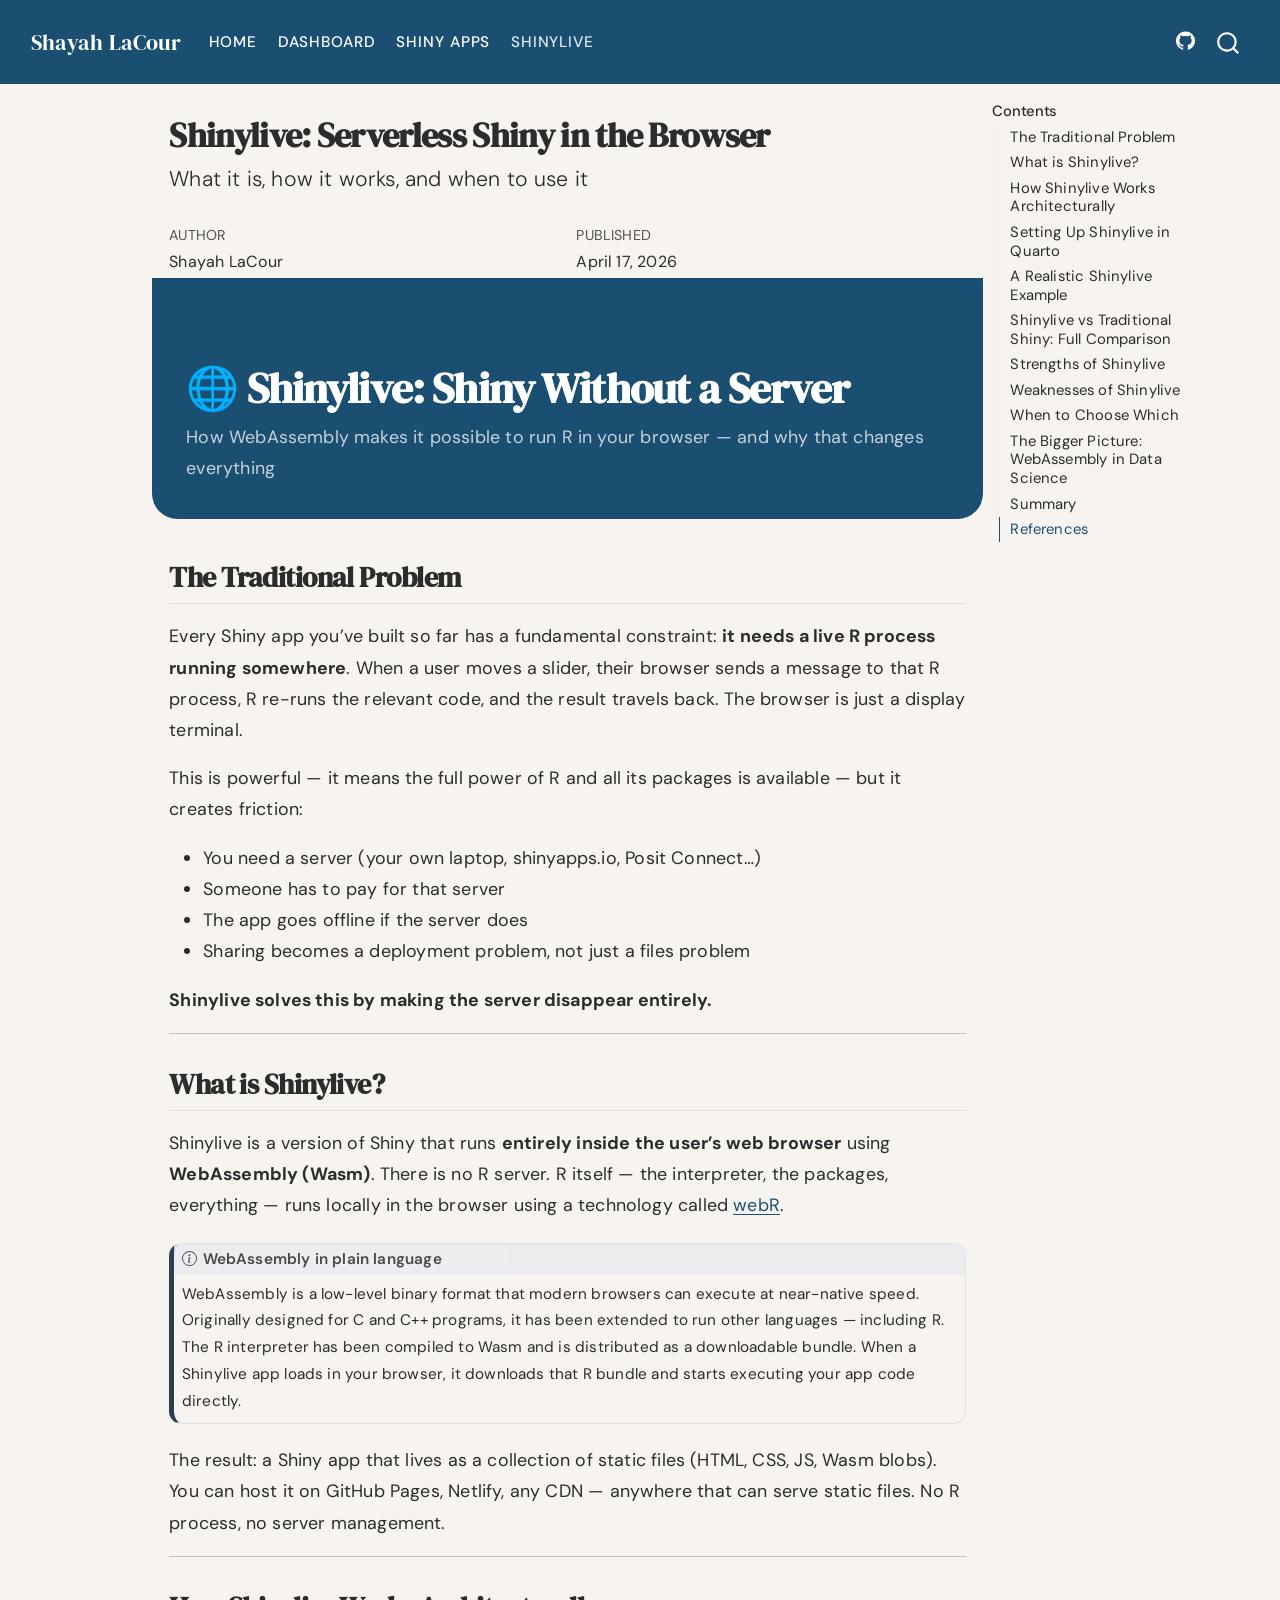
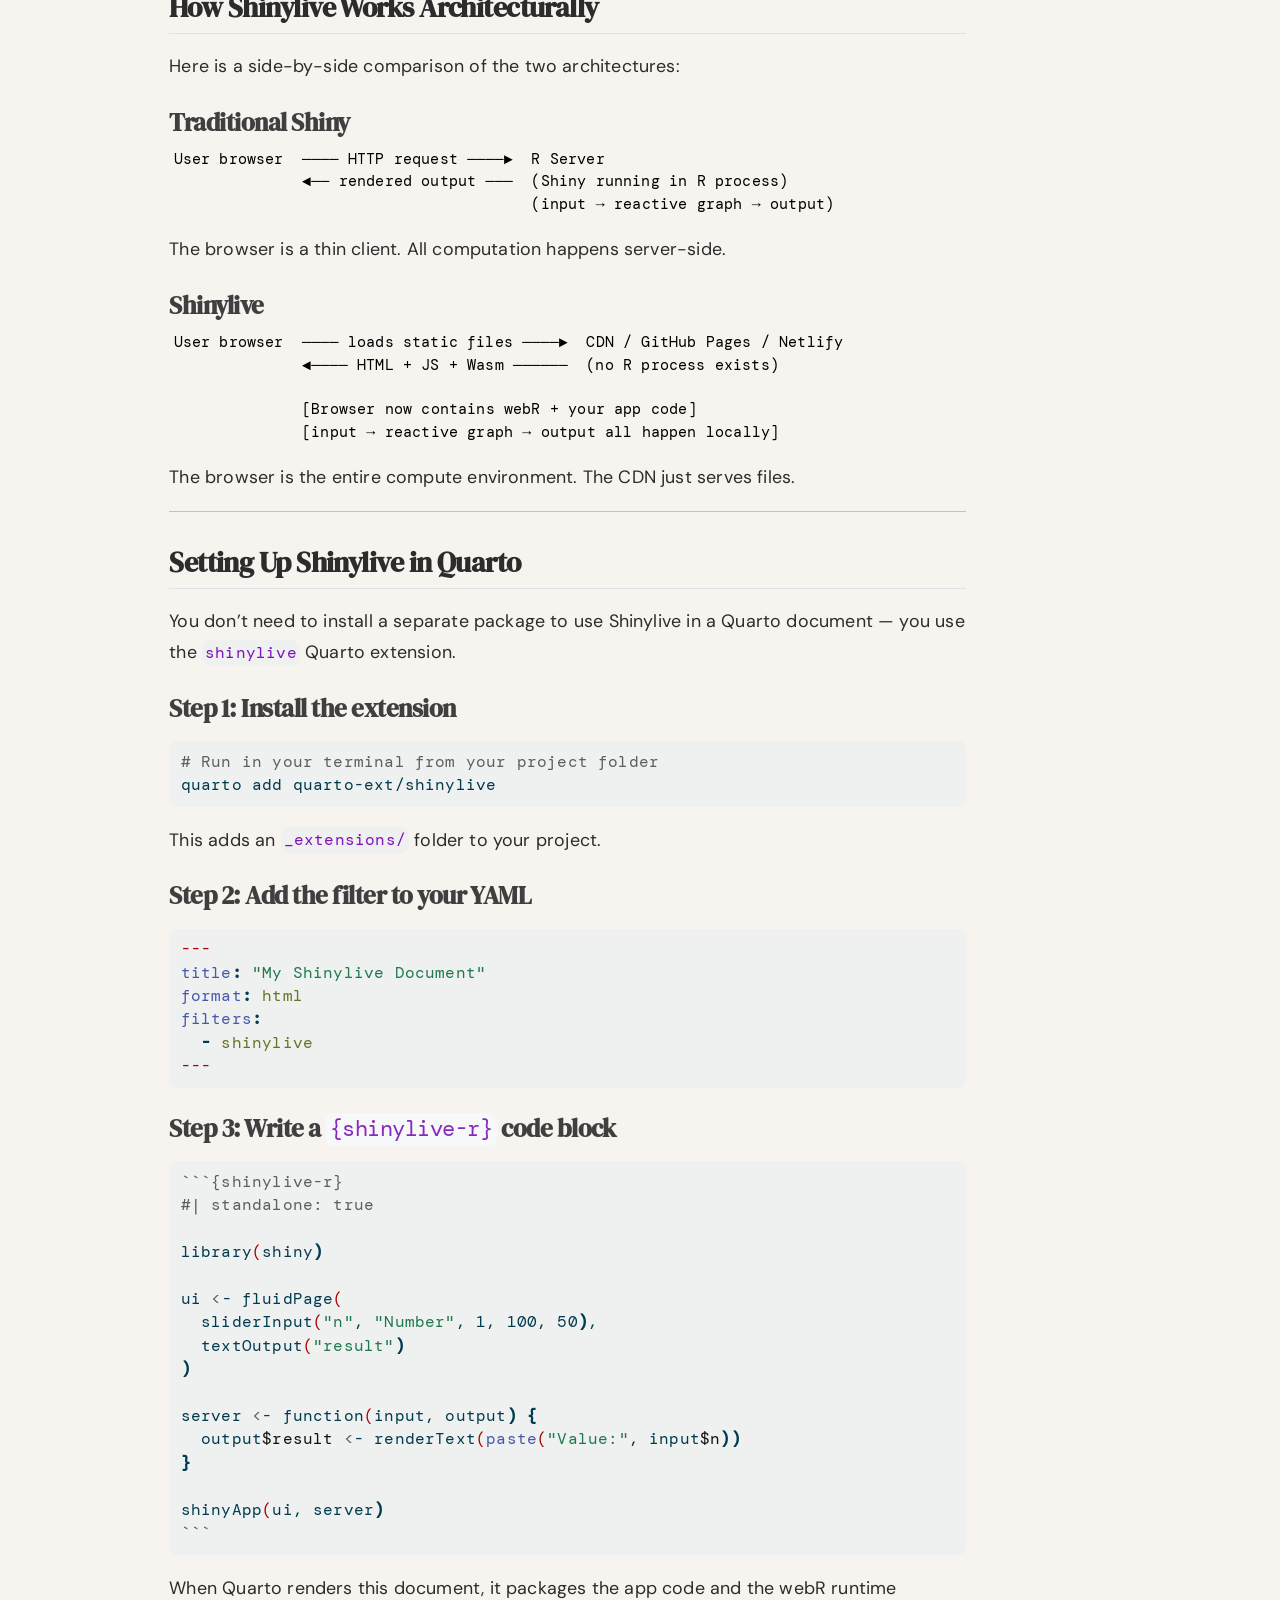
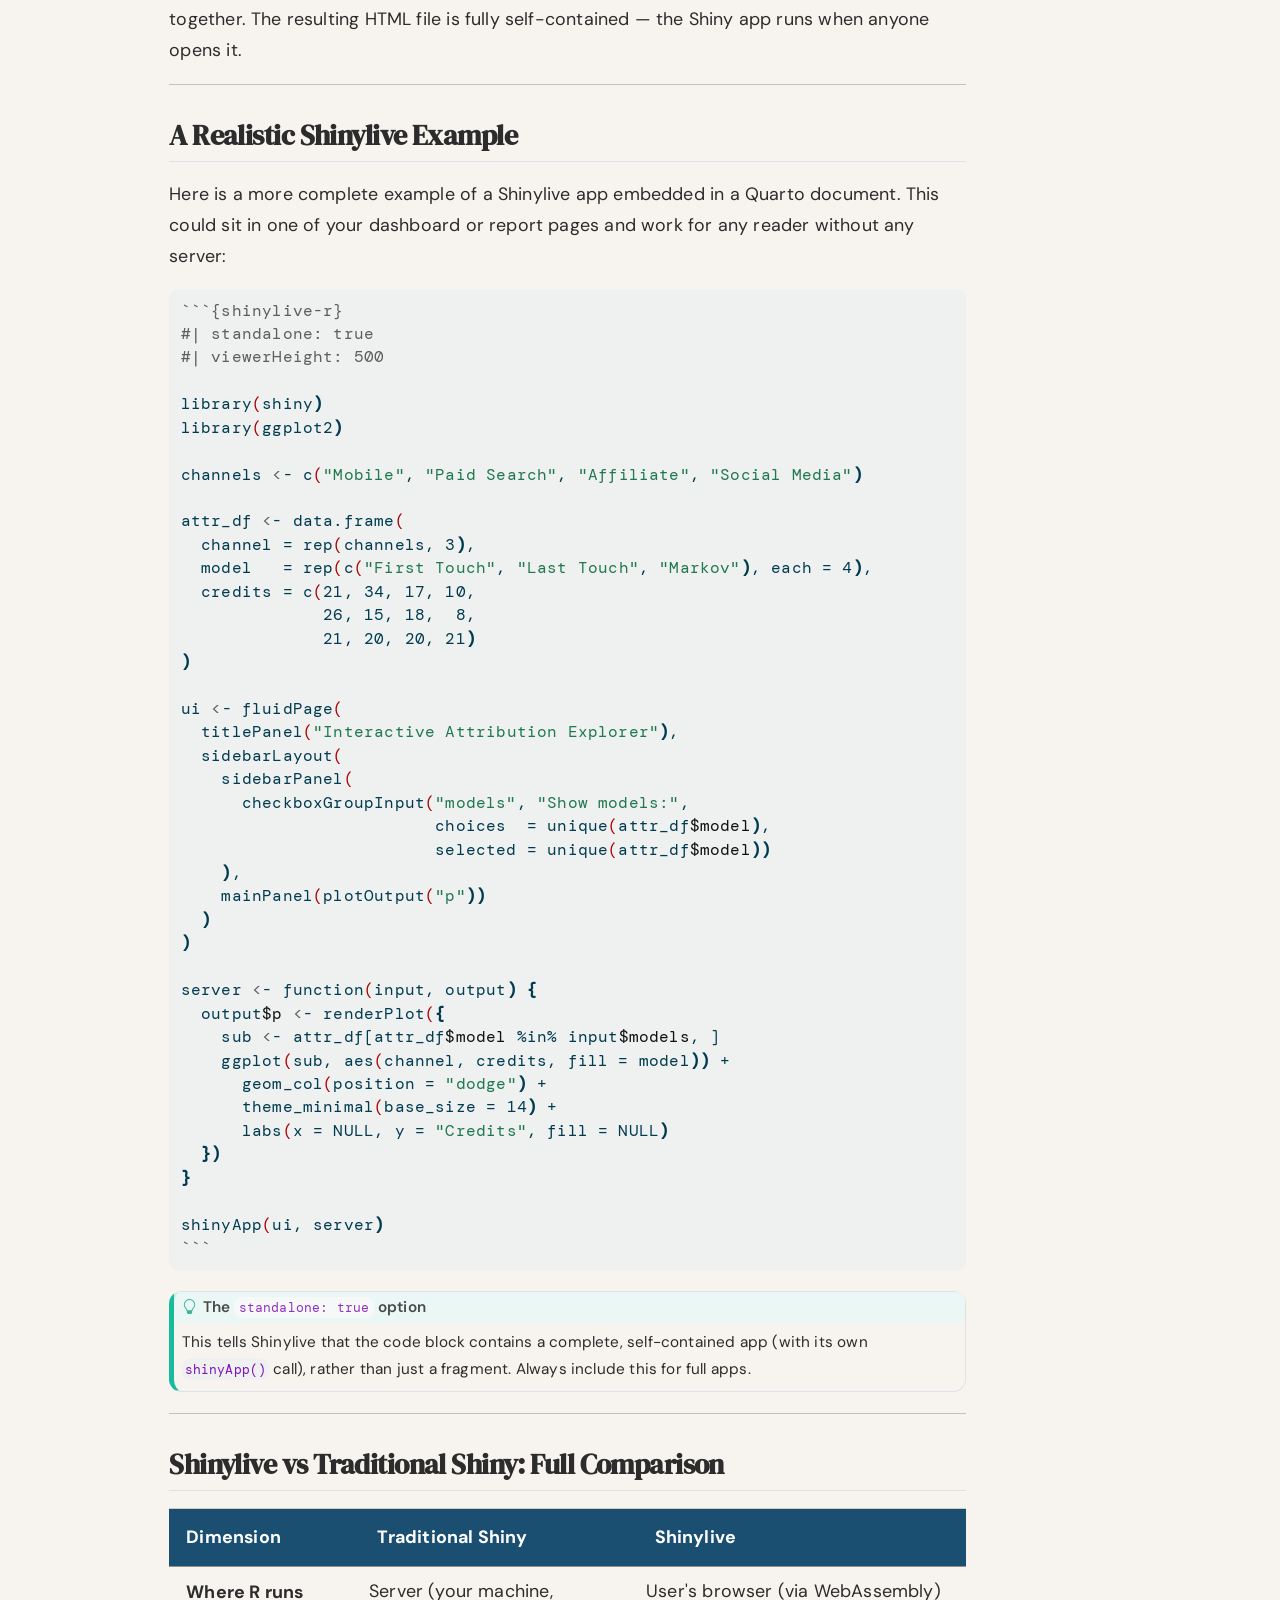
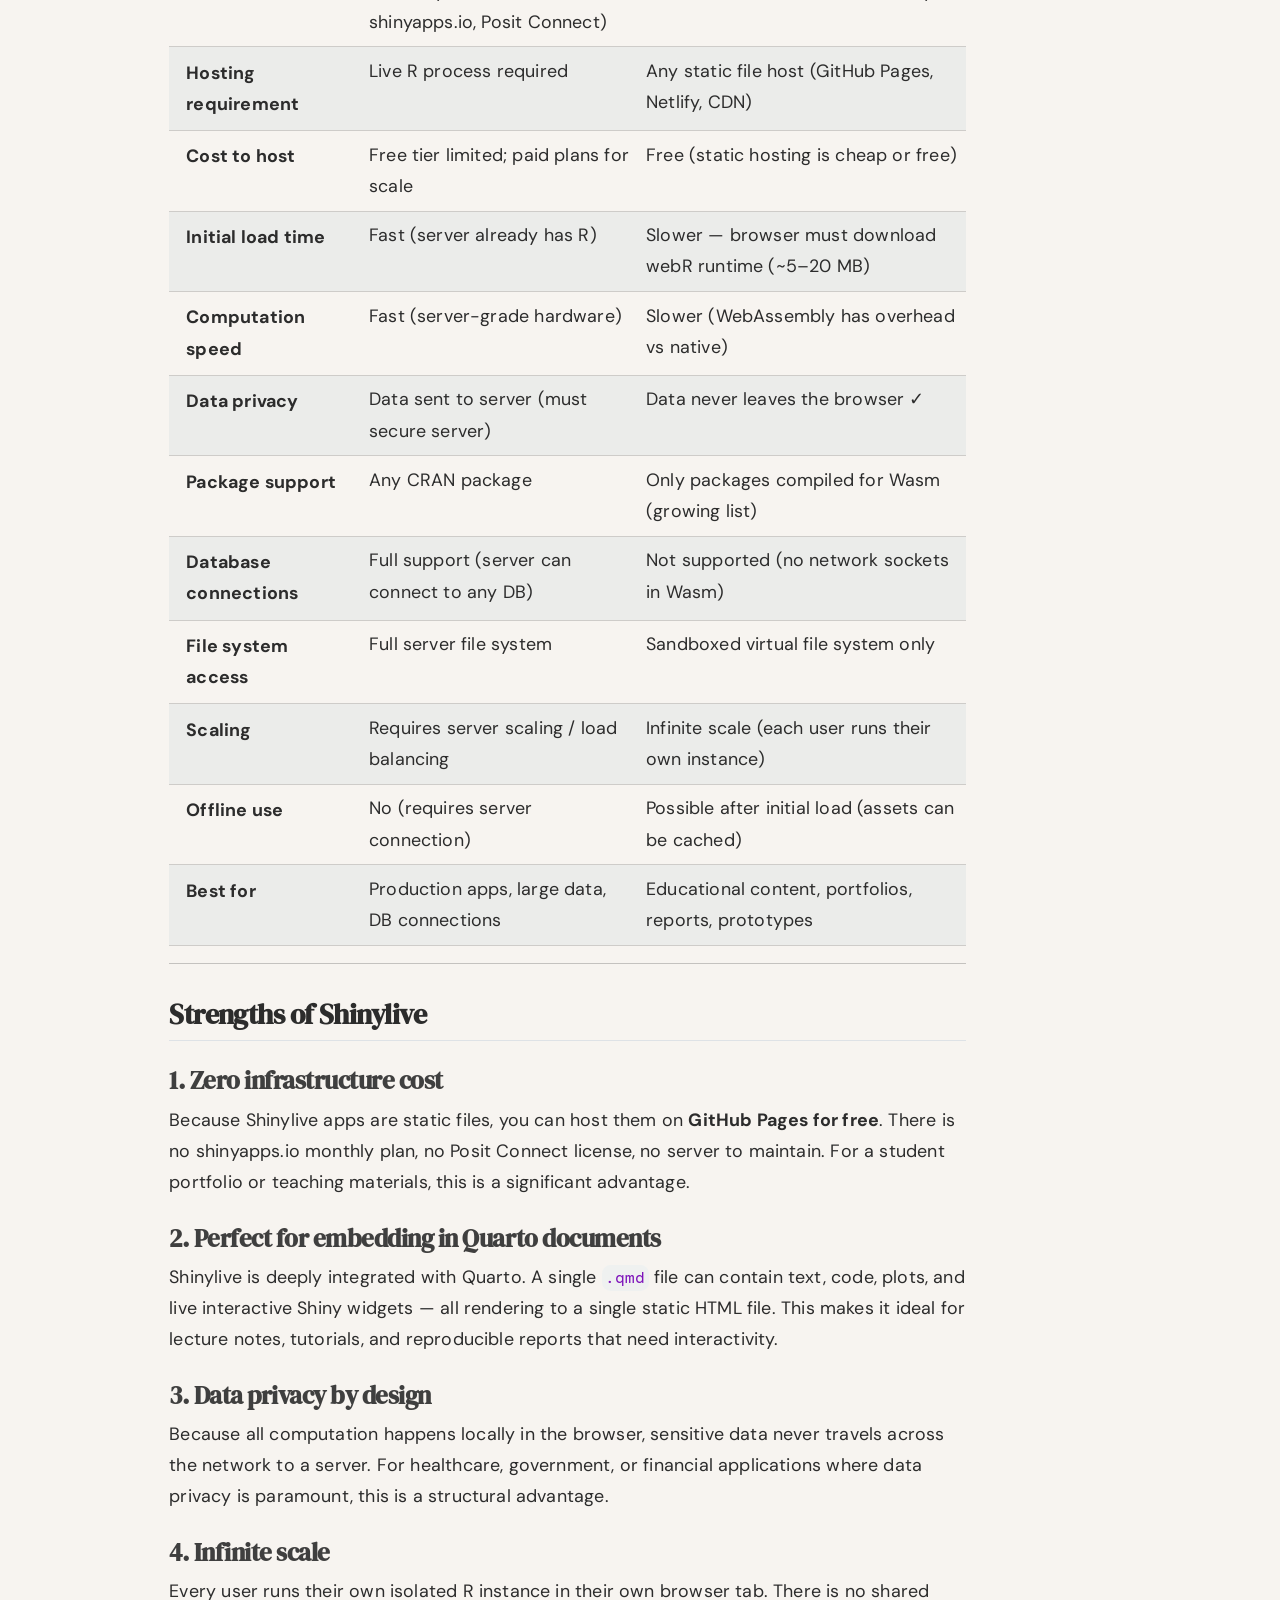
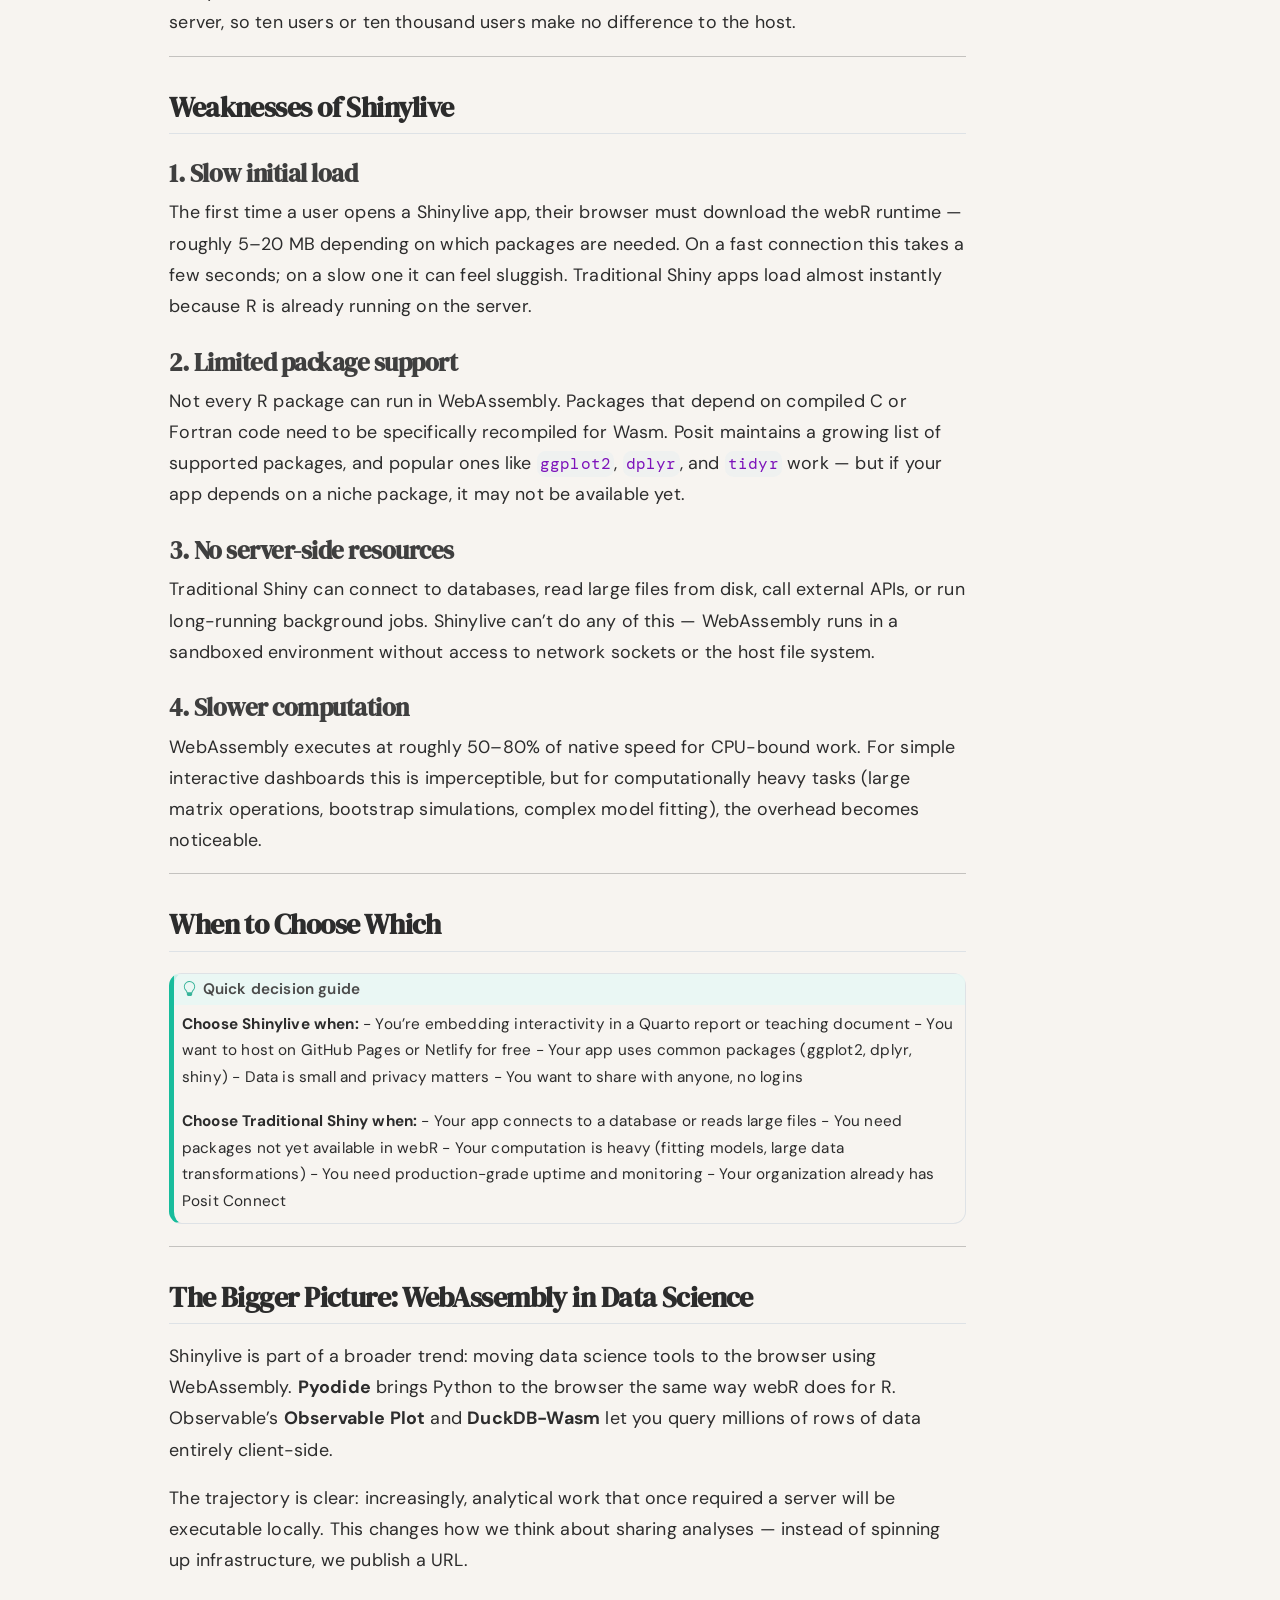
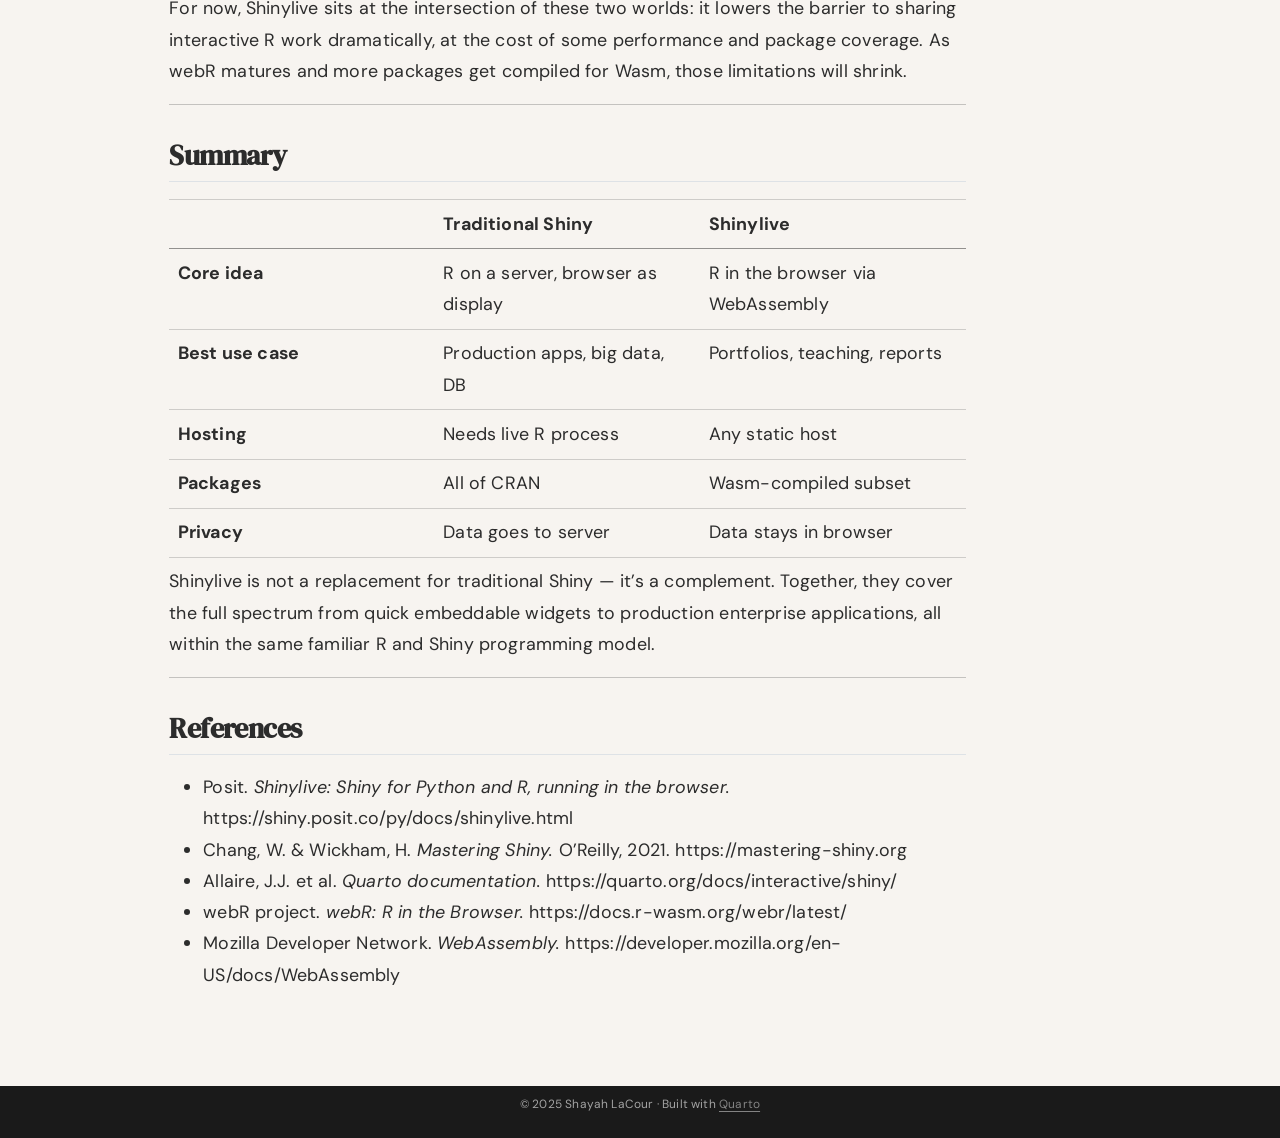
<file: docs/shinylive-essay.html>
<!DOCTYPE html>
<html xmlns="http://www.w3.org/1999/xhtml" lang="en" xml:lang="en"><head>

<meta charset="utf-8">
<meta name="generator" content="quarto-1.9.37">

<meta name="viewport" content="width=device-width, initial-scale=1.0, user-scalable=yes">

<meta name="author" content="Shayah LaCour">
<meta name="dcterms.date" content="2026-04-17">

<title>Shinylive: Serverless Shiny in the Browser – Shayah LaCour</title>
<style>
/* Default styles provided by pandoc.
** See https://pandoc.org/MANUAL.html#variables-for-html for config info.
*/
code{white-space: pre-wrap;}
span.smallcaps{font-variant: small-caps;}
div.columns{display: flex; gap: min(4vw, 1.5em);}
div.column{flex: auto; overflow-x: auto;}
div.hanging-indent{margin-left: 1.5em; text-indent: -1.5em;}
ul.task-list{list-style: none;}
ul.task-list li input[type="checkbox"] {
  width: 0.8em;
  margin: 0 0.8em 0.2em -1em; /* quarto-specific, see https://github.com/quarto-dev/quarto-cli/issues/4556 */ 
  vertical-align: middle;
}
/* CSS for syntax highlighting */
html { -webkit-text-size-adjust: 100%; }
pre > code.sourceCode { white-space: pre; position: relative; }
pre > code.sourceCode > span { display: inline-block; line-height: 1.25; }
pre > code.sourceCode > span:empty { height: 1.2em; }
.sourceCode { overflow: visible; }
code.sourceCode > span { color: inherit; text-decoration: inherit; }
div.sourceCode { margin: 1em 0; }
pre.sourceCode { margin: 0; }
@media screen {
div.sourceCode { overflow: auto; }
}
@media print {
pre > code.sourceCode { white-space: pre-wrap; }
pre > code.sourceCode > span { text-indent: -5em; padding-left: 5em; }
}
pre.numberSource code
  { counter-reset: source-line 0; }
pre.numberSource code > span
  { position: relative; left: -4em; counter-increment: source-line; }
pre.numberSource code > span > a:first-child::before
  { content: counter(source-line);
    position: relative; left: -1em; text-align: right; vertical-align: baseline;
    border: none; display: inline-block;
    -webkit-touch-callout: none; -webkit-user-select: none;
    -khtml-user-select: none; -moz-user-select: none;
    -ms-user-select: none; user-select: none;
    padding: 0 4px; width: 4em;
  }
pre.numberSource { margin-left: 3em;  padding-left: 4px; }
div.sourceCode
  {   }
@media screen {
pre > code.sourceCode > span > a:first-child::before { text-decoration: underline; }
}
</style>


<script src="site_libs/quarto-nav/quarto-nav.js"></script>
<script src="site_libs/quarto-nav/headroom.min.js"></script>
<script src="site_libs/clipboard/clipboard.min.js"></script>
<script src="site_libs/quarto-search/autocomplete.umd.js"></script>
<script src="site_libs/quarto-search/fuse.min.js"></script>
<script src="site_libs/quarto-search/quarto-search.js"></script>
<meta name="quarto:offset" content="./">
<link href="./assets/favicon.ico" rel="icon">
<script src="site_libs/quarto-html/quarto.js" type="module"></script>
<script src="site_libs/quarto-html/tabsets/tabsets.js" type="module"></script>
<script src="site_libs/quarto-html/popper.min.js"></script>
<script src="site_libs/quarto-html/tippy.umd.min.js"></script>
<script src="site_libs/quarto-html/anchor.min.js"></script>
<link href="site_libs/quarto-html/tippy.css" rel="stylesheet">
<link href="site_libs/quarto-html/quarto-syntax-highlighting-3db6c18bb69885e7f25697a9383847b5.css" rel="stylesheet" id="quarto-text-highlighting-styles">
<script src="site_libs/bootstrap/bootstrap.min.js"></script>
<link href="site_libs/bootstrap/bootstrap-icons.css" rel="stylesheet">
<link href="site_libs/bootstrap/bootstrap-14fe05e12cedcce55ed5a2657bbd119a.min.css" rel="stylesheet" append-hash="true" id="quarto-bootstrap" data-mode="light">
<script id="quarto-search-options" type="application/json">{
  "location": "navbar",
  "copy-button": false,
  "collapse-after": 3,
  "panel-placement": "end",
  "type": "overlay",
  "limit": 50,
  "keyboard-shortcut": [
    "f",
    "/",
    "s"
  ],
  "show-item-context": false,
  "language": {
    "search-no-results-text": "No results",
    "search-matching-documents-text": "matching documents",
    "search-copy-link-title": "Copy link to search",
    "search-hide-matches-text": "Hide additional matches",
    "search-more-match-text": "more match in this document",
    "search-more-matches-text": "more matches in this document",
    "search-clear-button-title": "Clear",
    "search-text-placeholder": "",
    "search-detached-cancel-button-title": "Cancel",
    "search-submit-button-title": "Submit",
    "search-label": "Search"
  }
}</script>
<style>html{ scroll-behavior: smooth; }</style>


</head>

<body class="nav-fixed quarto-light">

<div id="quarto-search-results"></div>
  <header id="quarto-header" class="headroom fixed-top">
    <nav class="navbar navbar-expand-lg " data-bs-theme="dark">
      <div class="navbar-container container-fluid">
      <div class="navbar-brand-container mx-auto">
    <a class="navbar-brand" href="./index.html">
    <span class="navbar-title">Shayah LaCour</span>
    </a>
  </div>
            <div id="quarto-search" class="" title="Search"></div>
          <button class="navbar-toggler" type="button" data-bs-toggle="collapse" data-bs-target="#navbarCollapse" aria-controls="navbarCollapse" role="menu" aria-expanded="false" aria-label="Toggle navigation" onclick="if (window.quartoToggleHeadroom) { window.quartoToggleHeadroom(); }">
  <span class="navbar-toggler-icon"></span>
</button>
          <div class="collapse navbar-collapse" id="navbarCollapse">
            <ul class="navbar-nav navbar-nav-scroll me-auto">
  <li class="nav-item">
    <a class="nav-link" href="./index.html"> 
<span class="menu-text">Home</span></a>
  </li>  
  <li class="nav-item">
    <a class="nav-link" href="./dashboard.html"> 
<span class="menu-text">Dashboard</span></a>
  </li>  
  <li class="nav-item">
    <a class="nav-link" href="./shiny-essay.html"> 
<span class="menu-text">Shiny Apps</span></a>
  </li>  
  <li class="nav-item">
    <a class="nav-link active" href="./shinylive-essay.html" aria-current="page"> 
<span class="menu-text">Shinylive</span></a>
  </li>  
</ul>
            <ul class="navbar-nav navbar-nav-scroll ms-auto">
  <li class="nav-item compact">
    <a class="nav-link" href="https://github.com/slacour2319"> <i class="bi bi-github" role="img" aria-label="GitHub">
</i> 
<span class="menu-text"></span></a>
  </li>  
</ul>
          </div> <!-- /navcollapse -->
            <div class="quarto-navbar-tools">
</div>
      </div> <!-- /container-fluid -->
    </nav>
</header>
<!-- content -->
<div id="quarto-content" class="quarto-container page-columns page-rows-contents page-layout-article page-navbar">
<!-- sidebar -->
<!-- margin-sidebar -->
    <div id="quarto-margin-sidebar" class="sidebar margin-sidebar">
        <nav id="TOC" role="doc-toc" class="toc-active">
    <h2 id="toc-title">Contents</h2>
   
  <ul>
  <li><a href="#the-traditional-problem" id="toc-the-traditional-problem" class="nav-link active" data-scroll-target="#the-traditional-problem">The Traditional Problem</a></li>
  <li><a href="#what-is-shinylive" id="toc-what-is-shinylive" class="nav-link" data-scroll-target="#what-is-shinylive">What is Shinylive?</a></li>
  <li><a href="#how-shinylive-works-architecturally" id="toc-how-shinylive-works-architecturally" class="nav-link" data-scroll-target="#how-shinylive-works-architecturally">How Shinylive Works Architecturally</a>
  <ul class="collapse">
  <li><a href="#traditional-shiny" id="toc-traditional-shiny" class="nav-link" data-scroll-target="#traditional-shiny">Traditional Shiny</a></li>
  <li><a href="#shinylive" id="toc-shinylive" class="nav-link" data-scroll-target="#shinylive">Shinylive</a></li>
  </ul></li>
  <li><a href="#setting-up-shinylive-in-quarto" id="toc-setting-up-shinylive-in-quarto" class="nav-link" data-scroll-target="#setting-up-shinylive-in-quarto">Setting Up Shinylive in Quarto</a>
  <ul class="collapse">
  <li><a href="#step-1-install-the-extension" id="toc-step-1-install-the-extension" class="nav-link" data-scroll-target="#step-1-install-the-extension">Step 1: Install the extension</a></li>
  <li><a href="#step-2-add-the-filter-to-your-yaml" id="toc-step-2-add-the-filter-to-your-yaml" class="nav-link" data-scroll-target="#step-2-add-the-filter-to-your-yaml">Step 2: Add the filter to your YAML</a></li>
  <li><a href="#step-3-write-a-shinylive-r-code-block" id="toc-step-3-write-a-shinylive-r-code-block" class="nav-link" data-scroll-target="#step-3-write-a-shinylive-r-code-block">Step 3: Write a <code>{shinylive-r}</code> code block</a></li>
  </ul></li>
  <li><a href="#a-realistic-shinylive-example" id="toc-a-realistic-shinylive-example" class="nav-link" data-scroll-target="#a-realistic-shinylive-example">A Realistic Shinylive Example</a></li>
  <li><a href="#shinylive-vs-traditional-shiny-full-comparison" id="toc-shinylive-vs-traditional-shiny-full-comparison" class="nav-link" data-scroll-target="#shinylive-vs-traditional-shiny-full-comparison">Shinylive vs Traditional Shiny: Full Comparison</a></li>
  <li><a href="#strengths-of-shinylive" id="toc-strengths-of-shinylive" class="nav-link" data-scroll-target="#strengths-of-shinylive">Strengths of Shinylive</a>
  <ul class="collapse">
  <li><a href="#zero-infrastructure-cost" id="toc-zero-infrastructure-cost" class="nav-link" data-scroll-target="#zero-infrastructure-cost">1. Zero infrastructure cost</a></li>
  <li><a href="#perfect-for-embedding-in-quarto-documents" id="toc-perfect-for-embedding-in-quarto-documents" class="nav-link" data-scroll-target="#perfect-for-embedding-in-quarto-documents">2. Perfect for embedding in Quarto documents</a></li>
  <li><a href="#data-privacy-by-design" id="toc-data-privacy-by-design" class="nav-link" data-scroll-target="#data-privacy-by-design">3. Data privacy by design</a></li>
  <li><a href="#infinite-scale" id="toc-infinite-scale" class="nav-link" data-scroll-target="#infinite-scale">4. Infinite scale</a></li>
  </ul></li>
  <li><a href="#weaknesses-of-shinylive" id="toc-weaknesses-of-shinylive" class="nav-link" data-scroll-target="#weaknesses-of-shinylive">Weaknesses of Shinylive</a>
  <ul class="collapse">
  <li><a href="#slow-initial-load" id="toc-slow-initial-load" class="nav-link" data-scroll-target="#slow-initial-load">1. Slow initial load</a></li>
  <li><a href="#limited-package-support" id="toc-limited-package-support" class="nav-link" data-scroll-target="#limited-package-support">2. Limited package support</a></li>
  <li><a href="#no-server-side-resources" id="toc-no-server-side-resources" class="nav-link" data-scroll-target="#no-server-side-resources">3. No server-side resources</a></li>
  <li><a href="#slower-computation" id="toc-slower-computation" class="nav-link" data-scroll-target="#slower-computation">4. Slower computation</a></li>
  </ul></li>
  <li><a href="#when-to-choose-which" id="toc-when-to-choose-which" class="nav-link" data-scroll-target="#when-to-choose-which">When to Choose Which</a></li>
  <li><a href="#the-bigger-picture-webassembly-in-data-science" id="toc-the-bigger-picture-webassembly-in-data-science" class="nav-link" data-scroll-target="#the-bigger-picture-webassembly-in-data-science">The Bigger Picture: WebAssembly in Data Science</a></li>
  <li><a href="#summary" id="toc-summary" class="nav-link" data-scroll-target="#summary">Summary</a></li>
  <li><a href="#references" id="toc-references" class="nav-link" data-scroll-target="#references">References</a></li>
  </ul>
</nav>
    </div>
<!-- main -->
<main class="content" id="quarto-document-content">

<header id="title-block-header" class="quarto-title-block default">
<div class="quarto-title">
<h1 class="title">Shinylive: Serverless Shiny in the Browser</h1>
<p class="subtitle lead">What it is, how it works, and when to use it</p>
</div>



<div class="quarto-title-meta">

    <div>
    <div class="quarto-title-meta-heading">Author</div>
    <div class="quarto-title-meta-contents">
             <p>Shayah LaCour </p>
          </div>
  </div>
    
    <div>
    <div class="quarto-title-meta-heading">Published</div>
    <div class="quarto-title-meta-contents">
      <p class="date">April 17, 2026</p>
    </div>
  </div>
  
    
  </div>
  


</header>


<div class="essay-header">
  <h1>🌐 Shinylive: Shiny Without a Server</h1>
  <p>How WebAssembly makes it possible to run R in your browser — and why that changes everything</p>
</div>
<section id="the-traditional-problem" class="level2">
<h2 class="anchored" data-anchor-id="the-traditional-problem">The Traditional Problem</h2>
<p>Every Shiny app you’ve built so far has a fundamental constraint: <strong>it needs a live R process running somewhere</strong>. When a user moves a slider, their browser sends a message to that R process, R re-runs the relevant code, and the result travels back. The browser is just a display terminal.</p>
<p>This is powerful — it means the full power of R and all its packages is available — but it creates friction:</p>
<ul>
<li>You need a server (your own laptop, shinyapps.io, Posit Connect…)</li>
<li>Someone has to pay for that server</li>
<li>The app goes offline if the server does</li>
<li>Sharing becomes a deployment problem, not just a files problem</li>
</ul>
<p><strong>Shinylive solves this by making the server disappear entirely.</strong></p>
<hr>
</section>
<section id="what-is-shinylive" class="level2">
<h2 class="anchored" data-anchor-id="what-is-shinylive">What is Shinylive?</h2>
<p>Shinylive is a version of Shiny that runs <strong>entirely inside the user’s web browser</strong> using <strong>WebAssembly (Wasm)</strong>. There is no R server. R itself — the interpreter, the packages, everything — runs locally in the browser using a technology called <a href="https://docs.r-wasm.org/webr/latest/">webR</a>.</p>
<div class="callout callout-style-default callout-note callout-titled">
<div class="callout-header d-flex align-content-center">
<div class="callout-icon-container">
<i class="callout-icon"></i>
</div>
<div class="callout-title-container flex-fill">
<span class="screen-reader-only">Note</span>WebAssembly in plain language
</div>
</div>
<div class="callout-body-container callout-body">
<p>WebAssembly is a low-level binary format that modern browsers can execute at near-native speed. Originally designed for C and C++ programs, it has been extended to run other languages — including R. The R interpreter has been compiled to Wasm and is distributed as a downloadable bundle. When a Shinylive app loads in your browser, it downloads that R bundle and starts executing your app code directly.</p>
</div>
</div>
<p>The result: a Shiny app that lives as a collection of static files (HTML, CSS, JS, Wasm blobs). You can host it on GitHub Pages, Netlify, any CDN — anywhere that can serve static files. No R process, no server management.</p>
<hr>
</section>
<section id="how-shinylive-works-architecturally" class="level2">
<h2 class="anchored" data-anchor-id="how-shinylive-works-architecturally">How Shinylive Works Architecturally</h2>
<p>Here is a side-by-side comparison of the two architectures:</p>
<section id="traditional-shiny" class="level3">
<h3 class="anchored" data-anchor-id="traditional-shiny">Traditional Shiny</h3>
<pre><code>User browser  ──── HTTP request ────►  R Server
              ◄── rendered output ───  (Shiny running in R process)
                                       (input → reactive graph → output)</code></pre>
<p>The browser is a thin client. All computation happens server-side.</p>
</section>
<section id="shinylive" class="level3">
<h3 class="anchored" data-anchor-id="shinylive">Shinylive</h3>
<pre><code>User browser  ──── loads static files ────►  CDN / GitHub Pages / Netlify
              ◄──── HTML + JS + Wasm ──────  (no R process exists)
              
              [Browser now contains webR + your app code]
              [input → reactive graph → output all happen locally]</code></pre>
<p>The browser is the entire compute environment. The CDN just serves files.</p>
<hr>
</section>
</section>
<section id="setting-up-shinylive-in-quarto" class="level2">
<h2 class="anchored" data-anchor-id="setting-up-shinylive-in-quarto">Setting Up Shinylive in Quarto</h2>
<p>You don’t need to install a separate package to use Shinylive in a Quarto document — you use the <code>shinylive</code> Quarto extension.</p>
<section id="step-1-install-the-extension" class="level3">
<h3 class="anchored" data-anchor-id="step-1-install-the-extension">Step 1: Install the extension</h3>
<div class="code-copy-outer-scaffold"><div class="sourceCode" id="cb3"><pre class="sourceCode bash code-with-copy"><code class="sourceCode bash"><span id="cb3-1"><a href="#cb3-1" aria-hidden="true" tabindex="-1"></a><span class="co"># Run in your terminal from your project folder</span></span>
<span id="cb3-2"><a href="#cb3-2" aria-hidden="true" tabindex="-1"></a><span class="ex">quarto</span> add quarto-ext/shinylive</span></code></pre></div><button title="Copy to Clipboard" class="code-copy-button"><i class="bi"></i></button></div>
<p>This adds an <code>_extensions/</code> folder to your project.</p>
</section>
<section id="step-2-add-the-filter-to-your-yaml" class="level3">
<h3 class="anchored" data-anchor-id="step-2-add-the-filter-to-your-yaml">Step 2: Add the filter to your YAML</h3>
<div class="code-copy-outer-scaffold"><div class="sourceCode" id="cb4"><pre class="sourceCode yaml code-with-copy"><code class="sourceCode yaml"><span id="cb4-1"><a href="#cb4-1" aria-hidden="true" tabindex="-1"></a><span class="pp">---</span></span>
<span id="cb4-2"><a href="#cb4-2" aria-hidden="true" tabindex="-1"></a><span class="fu">title</span><span class="kw">:</span><span class="at"> </span><span class="st">"My Shinylive Document"</span></span>
<span id="cb4-3"><a href="#cb4-3" aria-hidden="true" tabindex="-1"></a><span class="fu">format</span><span class="kw">:</span><span class="at"> html</span></span>
<span id="cb4-4"><a href="#cb4-4" aria-hidden="true" tabindex="-1"></a><span class="fu">filters</span><span class="kw">:</span></span>
<span id="cb4-5"><a href="#cb4-5" aria-hidden="true" tabindex="-1"></a><span class="at">  </span><span class="kw">-</span><span class="at"> shinylive</span></span>
<span id="cb4-6"><a href="#cb4-6" aria-hidden="true" tabindex="-1"></a><span class="pp">---</span></span></code></pre></div><button title="Copy to Clipboard" class="code-copy-button"><i class="bi"></i></button></div>
</section>
<section id="step-3-write-a-shinylive-r-code-block" class="level3">
<h3 class="anchored" data-anchor-id="step-3-write-a-shinylive-r-code-block">Step 3: Write a <code>{shinylive-r}</code> code block</h3>
<div class="code-copy-outer-scaffold"><div class="sourceCode" id="cb5"><pre class="sourceCode markdown code-with-copy"><code class="sourceCode markdown"><span id="cb5-1"><a href="#cb5-1" aria-hidden="true" tabindex="-1"></a><span class="in">```{shinylive-r}</span></span>
<span id="cb5-2"><a href="#cb5-2" aria-hidden="true" tabindex="-1"></a><span class="co">#| standalone: true</span></span>
<span id="cb5-3"><a href="#cb5-3" aria-hidden="true" tabindex="-1"></a></span>
<span id="cb5-4"><a href="#cb5-4" aria-hidden="true" tabindex="-1"></a><span class="ex">library</span><span class="er">(</span><span class="ex">shiny</span><span class="kw">)</span></span>
<span id="cb5-5"><a href="#cb5-5" aria-hidden="true" tabindex="-1"></a></span>
<span id="cb5-6"><a href="#cb5-6" aria-hidden="true" tabindex="-1"></a><span class="ex">ui</span> <span class="op">&lt;</span>- fluidPage<span class="er">(</span></span>
<span id="cb5-7"><a href="#cb5-7" aria-hidden="true" tabindex="-1"></a>  <span class="ex">sliderInput</span><span class="er">(</span><span class="st">"n"</span><span class="ex">,</span> <span class="st">"Number"</span>, 1, 100, 50<span class="kw">)</span><span class="ex">,</span></span>
<span id="cb5-8"><a href="#cb5-8" aria-hidden="true" tabindex="-1"></a>  <span class="ex">textOutput</span><span class="er">(</span><span class="st">"result"</span><span class="kw">)</span></span>
<span id="cb5-9"><a href="#cb5-9" aria-hidden="true" tabindex="-1"></a><span class="kw">)</span></span>
<span id="cb5-10"><a href="#cb5-10" aria-hidden="true" tabindex="-1"></a></span>
<span id="cb5-11"><a href="#cb5-11" aria-hidden="true" tabindex="-1"></a><span class="ex">server</span> <span class="op">&lt;</span>- function<span class="er">(</span><span class="ex">input,</span> output<span class="kw">)</span> <span class="kw">{</span></span>
<span id="cb5-12"><a href="#cb5-12" aria-hidden="true" tabindex="-1"></a>  <span class="ex">output</span><span class="va">$result</span> <span class="op">&lt;</span>- renderText<span class="er">(</span><span class="fu">paste</span><span class="er">(</span><span class="st">"Value:"</span><span class="ex">,</span> input<span class="va">$n</span><span class="kw">))</span></span>
<span id="cb5-13"><a href="#cb5-13" aria-hidden="true" tabindex="-1"></a><span class="kw">}</span></span>
<span id="cb5-14"><a href="#cb5-14" aria-hidden="true" tabindex="-1"></a></span>
<span id="cb5-15"><a href="#cb5-15" aria-hidden="true" tabindex="-1"></a><span class="ex">shinyApp</span><span class="er">(</span><span class="ex">ui,</span> server<span class="kw">)</span></span>
<span id="cb5-16"><a href="#cb5-16" aria-hidden="true" tabindex="-1"></a><span class="in">```</span></span></code></pre></div><button title="Copy to Clipboard" class="code-copy-button"><i class="bi"></i></button></div>
<p>When Quarto renders this document, it packages the app code and the webR runtime together. The resulting HTML file is fully self-contained — the Shiny app runs when anyone opens it.</p>
<hr>
</section>
</section>
<section id="a-realistic-shinylive-example" class="level2">
<h2 class="anchored" data-anchor-id="a-realistic-shinylive-example">A Realistic Shinylive Example</h2>
<p>Here is a more complete example of a Shinylive app embedded in a Quarto document. This could sit in one of your dashboard or report pages and work for any reader without any server:</p>
<div class="code-copy-outer-scaffold"><div class="sourceCode" id="cb6"><pre class="sourceCode markdown code-with-copy"><code class="sourceCode markdown"><span id="cb6-1"><a href="#cb6-1" aria-hidden="true" tabindex="-1"></a><span class="in">```{shinylive-r}</span></span>
<span id="cb6-2"><a href="#cb6-2" aria-hidden="true" tabindex="-1"></a><span class="co">#| standalone: true</span></span>
<span id="cb6-3"><a href="#cb6-3" aria-hidden="true" tabindex="-1"></a><span class="co">#| viewerHeight: 500</span></span>
<span id="cb6-4"><a href="#cb6-4" aria-hidden="true" tabindex="-1"></a></span>
<span id="cb6-5"><a href="#cb6-5" aria-hidden="true" tabindex="-1"></a><span class="ex">library</span><span class="er">(</span><span class="ex">shiny</span><span class="kw">)</span></span>
<span id="cb6-6"><a href="#cb6-6" aria-hidden="true" tabindex="-1"></a><span class="ex">library</span><span class="er">(</span><span class="ex">ggplot2</span><span class="kw">)</span></span>
<span id="cb6-7"><a href="#cb6-7" aria-hidden="true" tabindex="-1"></a></span>
<span id="cb6-8"><a href="#cb6-8" aria-hidden="true" tabindex="-1"></a><span class="ex">channels</span> <span class="op">&lt;</span>- c<span class="er">(</span><span class="st">"Mobile"</span><span class="ex">,</span> <span class="st">"Paid Search"</span>, <span class="st">"Affiliate"</span>, <span class="st">"Social Media"</span><span class="kw">)</span></span>
<span id="cb6-9"><a href="#cb6-9" aria-hidden="true" tabindex="-1"></a></span>
<span id="cb6-10"><a href="#cb6-10" aria-hidden="true" tabindex="-1"></a><span class="ex">attr_df</span> <span class="op">&lt;</span>- data.frame<span class="er">(</span></span>
<span id="cb6-11"><a href="#cb6-11" aria-hidden="true" tabindex="-1"></a>  <span class="ex">channel</span> = rep<span class="er">(</span><span class="ex">channels,</span> 3<span class="kw">)</span><span class="ex">,</span></span>
<span id="cb6-12"><a href="#cb6-12" aria-hidden="true" tabindex="-1"></a>  <span class="ex">model</span>   = rep<span class="er">(</span><span class="ex">c</span><span class="er">(</span><span class="st">"First Touch"</span><span class="ex">,</span> <span class="st">"Last Touch"</span>, <span class="st">"Markov"</span><span class="kw">)</span><span class="ex">,</span> each = 4<span class="kw">)</span><span class="ex">,</span></span>
<span id="cb6-13"><a href="#cb6-13" aria-hidden="true" tabindex="-1"></a>  <span class="ex">credits</span> = c<span class="er">(</span><span class="ex">21,</span> 34, 17, 10,</span>
<span id="cb6-14"><a href="#cb6-14" aria-hidden="true" tabindex="-1"></a>              <span class="ex">26,</span> 15, 18,  8,</span>
<span id="cb6-15"><a href="#cb6-15" aria-hidden="true" tabindex="-1"></a>              <span class="ex">21,</span> 20, 20, 21<span class="kw">)</span></span>
<span id="cb6-16"><a href="#cb6-16" aria-hidden="true" tabindex="-1"></a><span class="kw">)</span></span>
<span id="cb6-17"><a href="#cb6-17" aria-hidden="true" tabindex="-1"></a></span>
<span id="cb6-18"><a href="#cb6-18" aria-hidden="true" tabindex="-1"></a><span class="ex">ui</span> <span class="op">&lt;</span>- fluidPage<span class="er">(</span></span>
<span id="cb6-19"><a href="#cb6-19" aria-hidden="true" tabindex="-1"></a>  <span class="ex">titlePanel</span><span class="er">(</span><span class="st">"Interactive Attribution Explorer"</span><span class="kw">)</span><span class="ex">,</span></span>
<span id="cb6-20"><a href="#cb6-20" aria-hidden="true" tabindex="-1"></a>  <span class="ex">sidebarLayout</span><span class="er">(</span></span>
<span id="cb6-21"><a href="#cb6-21" aria-hidden="true" tabindex="-1"></a>    <span class="ex">sidebarPanel</span><span class="er">(</span></span>
<span id="cb6-22"><a href="#cb6-22" aria-hidden="true" tabindex="-1"></a>      <span class="ex">checkboxGroupInput</span><span class="er">(</span><span class="st">"models"</span><span class="ex">,</span> <span class="st">"Show models:"</span>,</span>
<span id="cb6-23"><a href="#cb6-23" aria-hidden="true" tabindex="-1"></a>                         <span class="ex">choices</span>  = unique<span class="er">(</span><span class="ex">attr_df</span><span class="va">$model</span><span class="kw">)</span><span class="ex">,</span></span>
<span id="cb6-24"><a href="#cb6-24" aria-hidden="true" tabindex="-1"></a>                         <span class="ex">selected</span> = unique<span class="er">(</span><span class="ex">attr_df</span><span class="va">$model</span><span class="kw">))</span></span>
<span id="cb6-25"><a href="#cb6-25" aria-hidden="true" tabindex="-1"></a>    <span class="kw">)</span><span class="ex">,</span></span>
<span id="cb6-26"><a href="#cb6-26" aria-hidden="true" tabindex="-1"></a>    <span class="ex">mainPanel</span><span class="er">(</span><span class="ex">plotOutput</span><span class="er">(</span><span class="st">"p"</span><span class="kw">))</span></span>
<span id="cb6-27"><a href="#cb6-27" aria-hidden="true" tabindex="-1"></a>  <span class="kw">)</span></span>
<span id="cb6-28"><a href="#cb6-28" aria-hidden="true" tabindex="-1"></a><span class="kw">)</span></span>
<span id="cb6-29"><a href="#cb6-29" aria-hidden="true" tabindex="-1"></a></span>
<span id="cb6-30"><a href="#cb6-30" aria-hidden="true" tabindex="-1"></a><span class="ex">server</span> <span class="op">&lt;</span>- function<span class="er">(</span><span class="ex">input,</span> output<span class="kw">)</span> <span class="kw">{</span></span>
<span id="cb6-31"><a href="#cb6-31" aria-hidden="true" tabindex="-1"></a>  <span class="ex">output</span><span class="va">$p</span> <span class="op">&lt;</span>- renderPlot<span class="er">(</span><span class="kw">{</span></span>
<span id="cb6-32"><a href="#cb6-32" aria-hidden="true" tabindex="-1"></a>    <span class="ex">sub</span> <span class="op">&lt;</span>- attr_df[attr_df<span class="va">$model</span> %in% input<span class="va">$models</span>, ]</span>
<span id="cb6-33"><a href="#cb6-33" aria-hidden="true" tabindex="-1"></a>    <span class="ex">ggplot</span><span class="er">(</span><span class="ex">sub,</span> aes<span class="er">(</span><span class="ex">channel,</span> credits, fill = model<span class="kw">))</span> <span class="ex">+</span></span>
<span id="cb6-34"><a href="#cb6-34" aria-hidden="true" tabindex="-1"></a>      <span class="ex">geom_col</span><span class="er">(</span><span class="ex">position</span> = <span class="st">"dodge"</span><span class="kw">)</span> <span class="ex">+</span></span>
<span id="cb6-35"><a href="#cb6-35" aria-hidden="true" tabindex="-1"></a>      <span class="ex">theme_minimal</span><span class="er">(</span><span class="ex">base_size</span> = 14<span class="kw">)</span> <span class="ex">+</span></span>
<span id="cb6-36"><a href="#cb6-36" aria-hidden="true" tabindex="-1"></a>      <span class="ex">labs</span><span class="er">(</span><span class="ex">x</span> = NULL, y = <span class="st">"Credits"</span>, fill = NULL<span class="kw">)</span></span>
<span id="cb6-37"><a href="#cb6-37" aria-hidden="true" tabindex="-1"></a>  <span class="kw">})</span></span>
<span id="cb6-38"><a href="#cb6-38" aria-hidden="true" tabindex="-1"></a><span class="kw">}</span></span>
<span id="cb6-39"><a href="#cb6-39" aria-hidden="true" tabindex="-1"></a></span>
<span id="cb6-40"><a href="#cb6-40" aria-hidden="true" tabindex="-1"></a><span class="ex">shinyApp</span><span class="er">(</span><span class="ex">ui,</span> server<span class="kw">)</span></span>
<span id="cb6-41"><a href="#cb6-41" aria-hidden="true" tabindex="-1"></a><span class="in">```</span></span></code></pre></div><button title="Copy to Clipboard" class="code-copy-button"><i class="bi"></i></button></div>
<div class="callout callout-style-default callout-tip callout-titled">
<div class="callout-header d-flex align-content-center">
<div class="callout-icon-container">
<i class="callout-icon"></i>
</div>
<div class="callout-title-container flex-fill">
<span class="screen-reader-only">Tip</span>The <code>standalone: true</code> option
</div>
</div>
<div class="callout-body-container callout-body">
<p>This tells Shinylive that the code block contains a complete, self-contained app (with its own <code>shinyApp()</code> call), rather than just a fragment. Always include this for full apps.</p>
</div>
</div>
<hr>
</section>
<section id="shinylive-vs-traditional-shiny-full-comparison" class="level2">
<h2 class="anchored" data-anchor-id="shinylive-vs-traditional-shiny-full-comparison">Shinylive vs Traditional Shiny: Full Comparison</h2>
<table class="comparison-table caption-top table">
<thead>
<tr class="header">
<th data-quarto-table-cell-role="th" style="text-align: left; padding: 0.75rem 1rem;">Dimension</th>
<th data-quarto-table-cell-role="th" style="text-align: left; padding: 0.75rem 1rem;">Traditional Shiny</th>
<th data-quarto-table-cell-role="th" style="text-align: left; padding: 0.75rem 1rem;">Shinylive</th>
</tr>
</thead>
<tbody>
<tr class="odd">
<td style="padding: 0.6rem 1rem"><strong>Where R runs</strong></td>
<td>Server (your machine, shinyapps.io, Posit Connect)</td>
<td>User's browser (via WebAssembly)</td>
</tr>
<tr class="even" style="background:rgba(27,79,114,0.05);">
<td style="padding: 0.6rem 1rem"><strong>Hosting requirement</strong></td>
<td>Live R process required</td>
<td>Any static file host (GitHub Pages, Netlify, CDN)</td>
</tr>
<tr class="odd">
<td style="padding: 0.6rem 1rem"><strong>Cost to host</strong></td>
<td>Free tier limited; paid plans for scale</td>
<td>Free (static hosting is cheap or free)</td>
</tr>
<tr class="even" style="background:rgba(27,79,114,0.05);">
<td style="padding: 0.6rem 1rem"><strong>Initial load time</strong></td>
<td>Fast (server already has R)</td>
<td>Slower — browser must download webR runtime (~5–20 MB)</td>
</tr>
<tr class="odd">
<td style="padding: 0.6rem 1rem"><strong>Computation speed</strong></td>
<td>Fast (server-grade hardware)</td>
<td>Slower (WebAssembly has overhead vs native)</td>
</tr>
<tr class="even" style="background:rgba(27,79,114,0.05);">
<td style="padding: 0.6rem 1rem"><strong>Data privacy</strong></td>
<td>Data sent to server (must secure server)</td>
<td>Data never leaves the browser ✓</td>
</tr>
<tr class="odd">
<td style="padding: 0.6rem 1rem"><strong>Package support</strong></td>
<td>Any CRAN package</td>
<td>Only packages compiled for Wasm (growing list)</td>
</tr>
<tr class="even" style="background:rgba(27,79,114,0.05);">
<td style="padding: 0.6rem 1rem"><strong>Database connections</strong></td>
<td>Full support (server can connect to any DB)</td>
<td>Not supported (no network sockets in Wasm)</td>
</tr>
<tr class="odd">
<td style="padding: 0.6rem 1rem"><strong>File system access</strong></td>
<td>Full server file system</td>
<td>Sandboxed virtual file system only</td>
</tr>
<tr class="even" style="background:rgba(27,79,114,0.05);">
<td style="padding: 0.6rem 1rem"><strong>Scaling</strong></td>
<td>Requires server scaling / load balancing</td>
<td>Infinite scale (each user runs their own instance)</td>
</tr>
<tr class="odd">
<td style="padding: 0.6rem 1rem"><strong>Offline use</strong></td>
<td>No (requires server connection)</td>
<td>Possible after initial load (assets can be cached)</td>
</tr>
<tr class="even" style="background:rgba(27,79,114,0.05);">
<td style="padding: 0.6rem 1rem"><strong>Best for</strong></td>
<td>Production apps, large data, DB connections</td>
<td>Educational content, portfolios, reports, prototypes</td>
</tr>
</tbody>
</table>
<hr>
</section>
<section id="strengths-of-shinylive" class="level2">
<h2 class="anchored" data-anchor-id="strengths-of-shinylive">Strengths of Shinylive</h2>
<section id="zero-infrastructure-cost" class="level3">
<h3 class="anchored" data-anchor-id="zero-infrastructure-cost">1. Zero infrastructure cost</h3>
<p>Because Shinylive apps are static files, you can host them on <strong>GitHub Pages for free</strong>. There is no shinyapps.io monthly plan, no Posit Connect license, no server to maintain. For a student portfolio or teaching materials, this is a significant advantage.</p>
</section>
<section id="perfect-for-embedding-in-quarto-documents" class="level3">
<h3 class="anchored" data-anchor-id="perfect-for-embedding-in-quarto-documents">2. Perfect for embedding in Quarto documents</h3>
<p>Shinylive is deeply integrated with Quarto. A single <code>.qmd</code> file can contain text, code, plots, and live interactive Shiny widgets — all rendering to a single static HTML file. This makes it ideal for lecture notes, tutorials, and reproducible reports that need interactivity.</p>
</section>
<section id="data-privacy-by-design" class="level3">
<h3 class="anchored" data-anchor-id="data-privacy-by-design">3. Data privacy by design</h3>
<p>Because all computation happens locally in the browser, sensitive data never travels across the network to a server. For healthcare, government, or financial applications where data privacy is paramount, this is a structural advantage.</p>
</section>
<section id="infinite-scale" class="level3">
<h3 class="anchored" data-anchor-id="infinite-scale">4. Infinite scale</h3>
<p>Every user runs their own isolated R instance in their own browser tab. There is no shared server, so ten users or ten thousand users make no difference to the host.</p>
<hr>
</section>
</section>
<section id="weaknesses-of-shinylive" class="level2">
<h2 class="anchored" data-anchor-id="weaknesses-of-shinylive">Weaknesses of Shinylive</h2>
<section id="slow-initial-load" class="level3">
<h3 class="anchored" data-anchor-id="slow-initial-load">1. Slow initial load</h3>
<p>The first time a user opens a Shinylive app, their browser must download the webR runtime — roughly 5–20 MB depending on which packages are needed. On a fast connection this takes a few seconds; on a slow one it can feel sluggish. Traditional Shiny apps load almost instantly because R is already running on the server.</p>
</section>
<section id="limited-package-support" class="level3">
<h3 class="anchored" data-anchor-id="limited-package-support">2. Limited package support</h3>
<p>Not every R package can run in WebAssembly. Packages that depend on compiled C or Fortran code need to be specifically recompiled for Wasm. Posit maintains a growing list of supported packages, and popular ones like <code>ggplot2</code>, <code>dplyr</code>, and <code>tidyr</code> work — but if your app depends on a niche package, it may not be available yet.</p>
</section>
<section id="no-server-side-resources" class="level3">
<h3 class="anchored" data-anchor-id="no-server-side-resources">3. No server-side resources</h3>
<p>Traditional Shiny can connect to databases, read large files from disk, call external APIs, or run long-running background jobs. Shinylive can’t do any of this — WebAssembly runs in a sandboxed environment without access to network sockets or the host file system.</p>
</section>
<section id="slower-computation" class="level3">
<h3 class="anchored" data-anchor-id="slower-computation">4. Slower computation</h3>
<p>WebAssembly executes at roughly 50–80% of native speed for CPU-bound work. For simple interactive dashboards this is imperceptible, but for computationally heavy tasks (large matrix operations, bootstrap simulations, complex model fitting), the overhead becomes noticeable.</p>
<hr>
</section>
</section>
<section id="when-to-choose-which" class="level2">
<h2 class="anchored" data-anchor-id="when-to-choose-which">When to Choose Which</h2>
<div class="callout callout-style-default callout-tip callout-titled">
<div class="callout-header d-flex align-content-center">
<div class="callout-icon-container">
<i class="callout-icon"></i>
</div>
<div class="callout-title-container flex-fill">
<span class="screen-reader-only">Tip</span>Quick decision guide
</div>
</div>
<div class="callout-body-container callout-body">
<p><strong>Choose Shinylive when:</strong> - You’re embedding interactivity in a Quarto report or teaching document - You want to host on GitHub Pages or Netlify for free - Your app uses common packages (ggplot2, dplyr, shiny) - Data is small and privacy matters - You want to share with anyone, no logins</p>
<p><strong>Choose Traditional Shiny when:</strong> - Your app connects to a database or reads large files - You need packages not yet available in webR - Your computation is heavy (fitting models, large data transformations) - You need production-grade uptime and monitoring - Your organization already has Posit Connect</p>
</div>
</div>
<hr>
</section>
<section id="the-bigger-picture-webassembly-in-data-science" class="level2">
<h2 class="anchored" data-anchor-id="the-bigger-picture-webassembly-in-data-science">The Bigger Picture: WebAssembly in Data Science</h2>
<p>Shinylive is part of a broader trend: moving data science tools to the browser using WebAssembly. <strong>Pyodide</strong> brings Python to the browser the same way webR does for R. Observable’s <strong>Observable Plot</strong> and <strong>DuckDB-Wasm</strong> let you query millions of rows of data entirely client-side.</p>
<p>The trajectory is clear: increasingly, analytical work that once required a server will be executable locally. This changes how we think about sharing analyses — instead of spinning up infrastructure, we publish a URL.</p>
<p>For now, Shinylive sits at the intersection of these two worlds: it lowers the barrier to sharing interactive R work dramatically, at the cost of some performance and package coverage. As webR matures and more packages get compiled for Wasm, those limitations will shrink.</p>
<hr>
</section>
<section id="summary" class="level2">
<h2 class="anchored" data-anchor-id="summary">Summary</h2>
<table class="caption-top table">
<colgroup>
<col style="width: 33%">
<col style="width: 33%">
<col style="width: 33%">
</colgroup>
<thead>
<tr class="header">
<th></th>
<th>Traditional Shiny</th>
<th>Shinylive</th>
</tr>
</thead>
<tbody>
<tr class="odd">
<td><strong>Core idea</strong></td>
<td>R on a server, browser as display</td>
<td>R in the browser via WebAssembly</td>
</tr>
<tr class="even">
<td><strong>Best use case</strong></td>
<td>Production apps, big data, DB</td>
<td>Portfolios, teaching, reports</td>
</tr>
<tr class="odd">
<td><strong>Hosting</strong></td>
<td>Needs live R process</td>
<td>Any static host</td>
</tr>
<tr class="even">
<td><strong>Packages</strong></td>
<td>All of CRAN</td>
<td>Wasm-compiled subset</td>
</tr>
<tr class="odd">
<td><strong>Privacy</strong></td>
<td>Data goes to server</td>
<td>Data stays in browser</td>
</tr>
</tbody>
</table>
<p>Shinylive is not a replacement for traditional Shiny — it’s a complement. Together, they cover the full spectrum from quick embeddable widgets to production enterprise applications, all within the same familiar R and Shiny programming model.</p>
<hr>
</section>
<section id="references" class="level2">
<h2 class="anchored" data-anchor-id="references">References</h2>
<ul>
<li>Posit. <em>Shinylive: Shiny for Python and R, running in the browser.</em> https://shiny.posit.co/py/docs/shinylive.html</li>
<li>Chang, W. &amp; Wickham, H. <em>Mastering Shiny.</em> O’Reilly, 2021. https://mastering-shiny.org</li>
<li>Allaire, J.J. et al.&nbsp;<em>Quarto documentation.</em> https://quarto.org/docs/interactive/shiny/</li>
<li>webR project. <em>webR: R in the Browser.</em> https://docs.r-wasm.org/webr/latest/</li>
<li>Mozilla Developer Network. <em>WebAssembly.</em> https://developer.mozilla.org/en-US/docs/WebAssembly</li>
</ul>


</section>

</main> <!-- /main -->
<script id="quarto-html-after-body" type="application/javascript">
  window.document.addEventListener("DOMContentLoaded", function (event) {
    const icon = "";
    const anchorJS = new window.AnchorJS();
    anchorJS.options = {
      placement: 'right',
      icon: icon
    };
    anchorJS.add('.anchored');
    const isCodeAnnotation = (el) => {
      for (const clz of el.classList) {
        if (clz.startsWith('code-annotation-')) {                     
          return true;
        }
      }
      return false;
    }
    const onCopySuccess = function(e) {
      // button target
      const button = e.trigger;
      // don't keep focus
      button.blur();
      // flash "checked"
      button.classList.add('code-copy-button-checked');
      var currentTitle = button.getAttribute("title");
      button.setAttribute("title", "Copied!");
      let tooltip;
      if (window.bootstrap) {
        button.setAttribute("data-bs-toggle", "tooltip");
        button.setAttribute("data-bs-placement", "left");
        button.setAttribute("data-bs-title", "Copied!");
        tooltip = new bootstrap.Tooltip(button, 
          { trigger: "manual", 
            customClass: "code-copy-button-tooltip",
            offset: [0, -8]});
        tooltip.show();    
      }
      setTimeout(function() {
        if (tooltip) {
          tooltip.hide();
          button.removeAttribute("data-bs-title");
          button.removeAttribute("data-bs-toggle");
          button.removeAttribute("data-bs-placement");
        }
        button.setAttribute("title", currentTitle);
        button.classList.remove('code-copy-button-checked');
      }, 1000);
      // clear code selection
      e.clearSelection();
    }
    const getTextToCopy = function(trigger) {
      const outerScaffold = trigger.parentElement.cloneNode(true);
      const codeEl = outerScaffold.querySelector('code');
      for (const childEl of codeEl.children) {
        if (isCodeAnnotation(childEl)) {
          childEl.remove();
        }
      }
      return codeEl.innerText;
    }
    const clipboard = new window.ClipboardJS('.code-copy-button:not([data-in-quarto-modal])', {
      text: getTextToCopy
    });
    clipboard.on('success', onCopySuccess);
    if (window.document.getElementById('quarto-embedded-source-code-modal')) {
      const clipboardModal = new window.ClipboardJS('.code-copy-button[data-in-quarto-modal]', {
        text: getTextToCopy,
        container: window.document.getElementById('quarto-embedded-source-code-modal')
      });
      clipboardModal.on('success', onCopySuccess);
    }
      var localhostRegex = new RegExp(/^(?:http|https):\/\/localhost\:?[0-9]*\//);
      var mailtoRegex = new RegExp(/^mailto:/);
        var filterRegex = new RegExp('/' + window.location.host + '/');
      var isInternal = (href) => {
          return filterRegex.test(href) || localhostRegex.test(href) || mailtoRegex.test(href);
      }
      // Inspect non-navigation links and adorn them if external
     var links = window.document.querySelectorAll('a[href]:not(.nav-link):not(.navbar-brand):not(.toc-action):not(.sidebar-link):not(.sidebar-item-toggle):not(.pagination-link):not(.no-external):not([aria-hidden]):not(.dropdown-item):not(.quarto-navigation-tool):not(.about-link)');
      for (var i=0; i<links.length; i++) {
        const link = links[i];
        if (!isInternal(link.href)) {
          // undo the damage that might have been done by quarto-nav.js in the case of
          // links that we want to consider external
          if (link.dataset.originalHref !== undefined) {
            link.href = link.dataset.originalHref;
          }
            // target, if specified
            link.setAttribute("target", "_blank");
            if (link.getAttribute("rel") === null) {
              link.setAttribute("rel", "noopener");
            }
        }
      }
    function tippyHover(el, contentFn, onTriggerFn, onUntriggerFn) {
      const config = {
        allowHTML: true,
        maxWidth: 500,
        delay: 100,
        arrow: false,
        appendTo: function(el) {
            return el.parentElement;
        },
        interactive: true,
        interactiveBorder: 10,
        theme: 'quarto',
        placement: 'bottom-start',
      };
      if (contentFn) {
        config.content = contentFn;
      }
      if (onTriggerFn) {
        config.onTrigger = onTriggerFn;
      }
      if (onUntriggerFn) {
        config.onUntrigger = onUntriggerFn;
      }
      window.tippy(el, config); 
    }
    const noterefs = window.document.querySelectorAll('a[role="doc-noteref"]');
    for (var i=0; i<noterefs.length; i++) {
      const ref = noterefs[i];
      tippyHover(ref, function() {
        // use id or data attribute instead here
        let href = ref.getAttribute('data-footnote-href') || ref.getAttribute('href');
        try { href = new URL(href).hash; } catch {}
        const id = href.replace(/^#\/?/, "");
        const note = window.document.getElementById(id);
        if (note) {
          return note.innerHTML;
        } else {
          return "";
        }
      });
    }
    const xrefs = window.document.querySelectorAll('a.quarto-xref');
    const processXRef = (id, note) => {
      // Strip column container classes
      const stripColumnClz = (el) => {
        el.classList.remove("page-full", "page-columns");
        if (el.children) {
          for (const child of el.children) {
            stripColumnClz(child);
          }
        }
      }
      stripColumnClz(note)
      if (id === null || id.startsWith('sec-')) {
        // Special case sections, only their first couple elements
        const container = document.createElement("div");
        if (note.children && note.children.length > 2) {
          container.appendChild(note.children[0].cloneNode(true));
          for (let i = 1; i < note.children.length; i++) {
            const child = note.children[i];
            if (child.tagName === "P" && child.innerText === "") {
              continue;
            } else {
              container.appendChild(child.cloneNode(true));
              break;
            }
          }
          if (window.Quarto?.typesetMath) {
            window.Quarto.typesetMath(container);
          }
          return container.innerHTML
        } else {
          if (window.Quarto?.typesetMath) {
            window.Quarto.typesetMath(note);
          }
          return note.innerHTML;
        }
      } else {
        // Remove any anchor links if they are present
        const anchorLink = note.querySelector('a.anchorjs-link');
        if (anchorLink) {
          anchorLink.remove();
        }
        if (window.Quarto?.typesetMath) {
          window.Quarto.typesetMath(note);
        }
        if (note.classList.contains("callout")) {
          return note.outerHTML;
        } else {
          return note.innerHTML;
        }
      }
    }
    for (var i=0; i<xrefs.length; i++) {
      const xref = xrefs[i];
      tippyHover(xref, undefined, function(instance) {
        instance.disable();
        let url = xref.getAttribute('href');
        let hash = undefined; 
        if (url.startsWith('#')) {
          hash = url;
        } else {
          try { hash = new URL(url).hash; } catch {}
        }
        if (hash) {
          const id = hash.replace(/^#\/?/, "");
          const note = window.document.getElementById(id);
          if (note !== null) {
            try {
              const html = processXRef(id, note.cloneNode(true));
              instance.setContent(html);
            } finally {
              instance.enable();
              instance.show();
            }
          } else {
            // See if we can fetch this
            fetch(url.split('#')[0])
            .then(res => res.text())
            .then(html => {
              const parser = new DOMParser();
              const htmlDoc = parser.parseFromString(html, "text/html");
              const note = htmlDoc.getElementById(id);
              if (note !== null) {
                const html = processXRef(id, note);
                instance.setContent(html);
              } 
            }).finally(() => {
              instance.enable();
              instance.show();
            });
          }
        } else {
          // See if we can fetch a full url (with no hash to target)
          // This is a special case and we should probably do some content thinning / targeting
          fetch(url)
          .then(res => res.text())
          .then(html => {
            const parser = new DOMParser();
            const htmlDoc = parser.parseFromString(html, "text/html");
            const note = htmlDoc.querySelector('main.content');
            if (note !== null) {
              // This should only happen for chapter cross references
              // (since there is no id in the URL)
              // remove the first header
              if (note.children.length > 0 && note.children[0].tagName === "HEADER") {
                note.children[0].remove();
              }
              const html = processXRef(null, note);
              instance.setContent(html);
            } 
          }).finally(() => {
            instance.enable();
            instance.show();
          });
        }
      }, function(instance) {
      });
    }
        let selectedAnnoteEl;
        const selectorForAnnotation = ( cell, annotation) => {
          let cellAttr = 'data-code-cell="' + cell + '"';
          let lineAttr = 'data-code-annotation="' +  annotation + '"';
          const selector = 'span[' + cellAttr + '][' + lineAttr + ']';
          return selector;
        }
        const selectCodeLines = (annoteEl) => {
          const doc = window.document;
          const targetCell = annoteEl.getAttribute("data-target-cell");
          const targetAnnotation = annoteEl.getAttribute("data-target-annotation");
          const annoteSpan = window.document.querySelector(selectorForAnnotation(targetCell, targetAnnotation));
          const lines = annoteSpan.getAttribute("data-code-lines").split(",");
          const lineIds = lines.map((line) => {
            return targetCell + "-" + line;
          })
          let top = null;
          let height = null;
          let parent = null;
          if (lineIds.length > 0) {
              //compute the position of the single el (top and bottom and make a div)
              const el = window.document.getElementById(lineIds[0]);
              top = el.offsetTop;
              height = el.offsetHeight;
              parent = el.parentElement.parentElement;
            if (lineIds.length > 1) {
              const lastEl = window.document.getElementById(lineIds[lineIds.length - 1]);
              const bottom = lastEl.offsetTop + lastEl.offsetHeight;
              height = bottom - top;
            }
            if (top !== null && height !== null && parent !== null) {
              // cook up a div (if necessary) and position it 
              let div = window.document.getElementById("code-annotation-line-highlight");
              if (div === null) {
                div = window.document.createElement("div");
                div.setAttribute("id", "code-annotation-line-highlight");
                div.style.position = 'absolute';
                parent.appendChild(div);
              }
              div.style.top = top - 2 + "px";
              div.style.height = height + 4 + "px";
              div.style.left = 0;
              let gutterDiv = window.document.getElementById("code-annotation-line-highlight-gutter");
              if (gutterDiv === null) {
                gutterDiv = window.document.createElement("div");
                gutterDiv.setAttribute("id", "code-annotation-line-highlight-gutter");
                gutterDiv.style.position = 'absolute';
                const codeCell = window.document.getElementById(targetCell);
                const gutter = codeCell.querySelector('.code-annotation-gutter');
                gutter.appendChild(gutterDiv);
              }
              gutterDiv.style.top = top - 2 + "px";
              gutterDiv.style.height = height + 4 + "px";
            }
            selectedAnnoteEl = annoteEl;
          }
        };
        const unselectCodeLines = () => {
          const elementsIds = ["code-annotation-line-highlight", "code-annotation-line-highlight-gutter"];
          elementsIds.forEach((elId) => {
            const div = window.document.getElementById(elId);
            if (div) {
              div.remove();
            }
          });
          selectedAnnoteEl = undefined;
        };
          // Handle positioning of the toggle
      window.addEventListener(
        "resize",
        throttle(() => {
          elRect = undefined;
          if (selectedAnnoteEl) {
            selectCodeLines(selectedAnnoteEl);
          }
        }, 10)
      );
      function throttle(fn, ms) {
      let throttle = false;
      let timer;
        return (...args) => {
          if(!throttle) { // first call gets through
              fn.apply(this, args);
              throttle = true;
          } else { // all the others get throttled
              if(timer) clearTimeout(timer); // cancel #2
              timer = setTimeout(() => {
                fn.apply(this, args);
                timer = throttle = false;
              }, ms);
          }
        };
      }
        // Attach click handler to the DT
        const annoteDls = window.document.querySelectorAll('dt[data-target-cell]');
        for (const annoteDlNode of annoteDls) {
          annoteDlNode.addEventListener('click', (event) => {
            const clickedEl = event.target;
            if (clickedEl !== selectedAnnoteEl) {
              unselectCodeLines();
              const activeEl = window.document.querySelector('dt[data-target-cell].code-annotation-active');
              if (activeEl) {
                activeEl.classList.remove('code-annotation-active');
              }
              selectCodeLines(clickedEl);
              clickedEl.classList.add('code-annotation-active');
            } else {
              // Unselect the line
              unselectCodeLines();
              clickedEl.classList.remove('code-annotation-active');
            }
          });
        }
    const findCites = (el) => {
      const parentEl = el.parentElement;
      if (parentEl) {
        const cites = parentEl.dataset.cites;
        if (cites) {
          return {
            el,
            cites: cites.split(' ')
          };
        } else {
          return findCites(el.parentElement)
        }
      } else {
        return undefined;
      }
    };
    var bibliorefs = window.document.querySelectorAll('a[role="doc-biblioref"]');
    for (var i=0; i<bibliorefs.length; i++) {
      const ref = bibliorefs[i];
      const citeInfo = findCites(ref);
      if (citeInfo) {
        tippyHover(citeInfo.el, function() {
          var popup = window.document.createElement('div');
          citeInfo.cites.forEach(function(cite) {
            var citeDiv = window.document.createElement('div');
            citeDiv.classList.add('hanging-indent');
            citeDiv.classList.add('csl-entry');
            var biblioDiv = window.document.getElementById('ref-' + cite);
            if (biblioDiv) {
              citeDiv.innerHTML = biblioDiv.innerHTML;
            }
            popup.appendChild(citeDiv);
          });
          return popup.innerHTML;
        });
      }
    }
  });
  </script>
</div> <!-- /content -->
<footer class="footer">
  <div class="nav-footer">
    <div class="nav-footer-left">
      &nbsp;
    </div>   
    <div class="nav-footer-center">
<p>© 2025 Shayah LaCour · Built with <a href="https://quarto.org">Quarto</a></p>
</div>
    <div class="nav-footer-right">
      &nbsp;
    </div>
  </div>
</footer>




<script src="site_libs/quarto-html/zenscroll-min.js"></script>
</body></html>
</file>
<file: docs/site_libs/quarto-html/tippy.css>
.tippy-box[data-animation=fade][data-state=hidden]{opacity:0}[data-tippy-root]{max-width:calc(100vw - 10px)}.tippy-box{position:relative;background-color:#333;color:#fff;border-radius:4px;font-size:14px;line-height:1.4;white-space:normal;outline:0;transition-property:transform,visibility,opacity}.tippy-box[data-placement^=top]>.tippy-arrow{bottom:0}.tippy-box[data-placement^=top]>.tippy-arrow:before{bottom:-7px;left:0;border-width:8px 8px 0;border-top-color:initial;transform-origin:center top}.tippy-box[data-placement^=bottom]>.tippy-arrow{top:0}.tippy-box[data-placement^=bottom]>.tippy-arrow:before{top:-7px;left:0;border-width:0 8px 8px;border-bottom-color:initial;transform-origin:center bottom}.tippy-box[data-placement^=left]>.tippy-arrow{right:0}.tippy-box[data-placement^=left]>.tippy-arrow:before{border-width:8px 0 8px 8px;border-left-color:initial;right:-7px;transform-origin:center left}.tippy-box[data-placement^=right]>.tippy-arrow{left:0}.tippy-box[data-placement^=right]>.tippy-arrow:before{left:-7px;border-width:8px 8px 8px 0;border-right-color:initial;transform-origin:center right}.tippy-box[data-inertia][data-state=visible]{transition-timing-function:cubic-bezier(.54,1.5,.38,1.11)}.tippy-arrow{width:16px;height:16px;color:#333}.tippy-arrow:before{content:"";position:absolute;border-color:transparent;border-style:solid}.tippy-content{position:relative;padding:5px 9px;z-index:1}
</file>
<file: docs/site_libs/quarto-html/quarto-syntax-highlighting-3db6c18bb69885e7f25697a9383847b5.css>
/* quarto syntax highlight colors */
:root {
  --quarto-hl-ot-color: #003B4F;
  --quarto-hl-at-color: #657422;
  --quarto-hl-ss-color: #20794D;
  --quarto-hl-an-color: #5E5E5E;
  --quarto-hl-fu-color: #4758AB;
  --quarto-hl-st-color: #20794D;
  --quarto-hl-cf-color: #003B4F;
  --quarto-hl-op-color: #5E5E5E;
  --quarto-hl-er-color: #AD0000;
  --quarto-hl-bn-color: #AD0000;
  --quarto-hl-al-color: #AD0000;
  --quarto-hl-va-color: #111111;
  --quarto-hl-bu-color: inherit;
  --quarto-hl-ex-color: inherit;
  --quarto-hl-pp-color: #AD0000;
  --quarto-hl-in-color: #5E5E5E;
  --quarto-hl-vs-color: #20794D;
  --quarto-hl-wa-color: #5E5E5E;
  --quarto-hl-do-color: #5E5E5E;
  --quarto-hl-im-color: #00769E;
  --quarto-hl-ch-color: #20794D;
  --quarto-hl-dt-color: #AD0000;
  --quarto-hl-fl-color: #AD0000;
  --quarto-hl-co-color: #5E5E5E;
  --quarto-hl-cv-color: #5E5E5E;
  --quarto-hl-cn-color: #8f5902;
  --quarto-hl-sc-color: #5E5E5E;
  --quarto-hl-dv-color: #AD0000;
  --quarto-hl-kw-color: #003B4F;
}

/* other quarto variables */
:root {
  --quarto-font-monospace: "DM Mono", monospace;
}

/* syntax highlight based on Pandoc's rules */
pre > code.sourceCode > span {
  color: #003B4F;
}

code.sourceCode > span {
  color: #003B4F;
}

div.sourceCode,
div.sourceCode pre.sourceCode {
  color: #003B4F;
}

/* Normal */
code span {
  color: #003B4F;
}

/* Alert */
code span.al {
  color: #AD0000;
  font-style: inherit;
}

/* Annotation */
code span.an {
  color: #5E5E5E;
  font-style: inherit;
}

/* Attribute */
code span.at {
  color: #657422;
  font-style: inherit;
}

/* BaseN */
code span.bn {
  color: #AD0000;
  font-style: inherit;
}

/* BuiltIn */
code span.bu {
  font-style: inherit;
}

/* ControlFlow */
code span.cf {
  color: #003B4F;
  font-weight: bold;
  font-style: inherit;
}

/* Char */
code span.ch {
  color: #20794D;
  font-style: inherit;
}

/* Constant */
code span.cn {
  color: #8f5902;
  font-style: inherit;
}

/* Comment */
code span.co {
  color: #5E5E5E;
  font-style: inherit;
}

/* CommentVar */
code span.cv {
  color: #5E5E5E;
  font-style: italic;
}

/* Documentation */
code span.do {
  color: #5E5E5E;
  font-style: italic;
}

/* DataType */
code span.dt {
  color: #AD0000;
  font-style: inherit;
}

/* DecVal */
code span.dv {
  color: #AD0000;
  font-style: inherit;
}

/* Error */
code span.er {
  color: #AD0000;
  font-style: inherit;
}

/* Extension */
code span.ex {
  font-style: inherit;
}

/* Float */
code span.fl {
  color: #AD0000;
  font-style: inherit;
}

/* Function */
code span.fu {
  color: #4758AB;
  font-style: inherit;
}

/* Import */
code span.im {
  color: #00769E;
  font-style: inherit;
}

/* Information */
code span.in {
  color: #5E5E5E;
  font-style: inherit;
}

/* Keyword */
code span.kw {
  color: #003B4F;
  font-weight: bold;
  font-style: inherit;
}

/* Operator */
code span.op {
  color: #5E5E5E;
  font-style: inherit;
}

/* Other */
code span.ot {
  color: #003B4F;
  font-style: inherit;
}

/* Preprocessor */
code span.pp {
  color: #AD0000;
  font-style: inherit;
}

/* SpecialChar */
code span.sc {
  color: #5E5E5E;
  font-style: inherit;
}

/* SpecialString */
code span.ss {
  color: #20794D;
  font-style: inherit;
}

/* String */
code span.st {
  color: #20794D;
  font-style: inherit;
}

/* Variable */
code span.va {
  color: #111111;
  font-style: inherit;
}

/* VerbatimString */
code span.vs {
  color: #20794D;
  font-style: inherit;
}

/* Warning */
code span.wa {
  color: #5E5E5E;
  font-style: italic;
}

.prevent-inlining {
  content: "</";
}

/*# sourceMappingURL=232c4b7dac493f8b7ea1177c3a2a0feb.css.map */
</file>
<file: docs/site_libs/quarto-html/quarto-syntax-highlighting-dark-3a49bff3b19332de62b196354bd62558.css>
/* quarto syntax highlight colors */
:root {
  --quarto-hl-al-color: #f07178;
  --quarto-hl-an-color: #d4d0ab;
  --quarto-hl-at-color: #00e0e0;
  --quarto-hl-bn-color: #d4d0ab;
  --quarto-hl-bu-color: #abe338;
  --quarto-hl-ch-color: #abe338;
  --quarto-hl-co-color: #f8f8f2;
  --quarto-hl-cv-color: #ffd700;
  --quarto-hl-cn-color: #ffd700;
  --quarto-hl-cf-color: #ffa07a;
  --quarto-hl-dt-color: #ffa07a;
  --quarto-hl-dv-color: #d4d0ab;
  --quarto-hl-do-color: #f8f8f2;
  --quarto-hl-er-color: #f07178;
  --quarto-hl-ex-color: #00e0e0;
  --quarto-hl-fl-color: #d4d0ab;
  --quarto-hl-fu-color: #ffa07a;
  --quarto-hl-im-color: #abe338;
  --quarto-hl-in-color: #d4d0ab;
  --quarto-hl-kw-color: #ffa07a;
  --quarto-hl-op-color: #ffa07a;
  --quarto-hl-ot-color: #00e0e0;
  --quarto-hl-pp-color: #dcc6e0;
  --quarto-hl-re-color: #00e0e0;
  --quarto-hl-sc-color: #abe338;
  --quarto-hl-ss-color: #abe338;
  --quarto-hl-st-color: #abe338;
  --quarto-hl-va-color: #00e0e0;
  --quarto-hl-vs-color: #abe338;
  --quarto-hl-wa-color: #dcc6e0;
}

/* other quarto variables */
:root {
  --quarto-font-monospace: "DM Mono", monospace;
}

/* syntax highlight based on Pandoc's rules */
pre > code.sourceCode > span {
  color: #f8f8f2;
}

code.sourceCode > span {
  color: #f8f8f2;
}

div.sourceCode,
div.sourceCode pre.sourceCode {
  color: #f8f8f2;
}

/* Normal */
code span {
  color: #f8f8f2;
}

/* Alert */
code span.al {
  color: #f07178;
}

/* Annotation */
code span.an {
  color: #d4d0ab;
}

/* Attribute */
code span.at {
  color: #00e0e0;
}

/* BaseN */
code span.bn {
  color: #d4d0ab;
}

/* BuiltIn */
code span.bu {
  color: #abe338;
}

/* ControlFlow */
code span.cf {
  font-weight: bold;
  color: #ffa07a;
}

/* Char */
code span.ch {
  color: #abe338;
}

/* Constant */
code span.cn {
  color: #ffd700;
}

/* Comment */
code span.co {
  font-style: italic;
  color: #f8f8f2;
}

/* CommentVar */
code span.cv {
  color: #ffd700;
}

/* Documentation */
code span.do {
  color: #f8f8f2;
}

/* DataType */
code span.dt {
  color: #ffa07a;
}

/* DecVal */
code span.dv {
  color: #d4d0ab;
}

/* Error */
code span.er {
  color: #f07178;
  text-decoration: underline;
}

/* Extension */
code span.ex {
  font-weight: bold;
  color: #00e0e0;
}

/* Float */
code span.fl {
  color: #d4d0ab;
}

/* Function */
code span.fu {
  color: #ffa07a;
}

/* Import */
code span.im {
  color: #abe338;
}

/* Information */
code span.in {
  color: #d4d0ab;
}

/* Keyword */
code span.kw {
  font-weight: bold;
  color: #ffa07a;
}

/* Operator */
code span.op {
  color: #ffa07a;
}

/* Other */
code span.ot {
  color: #00e0e0;
}

/* Preprocessor */
code span.pp {
  color: #dcc6e0;
}

/* RegionMarker */
code span.re {
  background-color: #f8f8f2;
  color: #00e0e0;
}

/* SpecialChar */
code span.sc {
  color: #abe338;
}

/* SpecialString */
code span.ss {
  color: #abe338;
}

/* String */
code span.st {
  color: #abe338;
}

/* Variable */
code span.va {
  color: #00e0e0;
}

/* VerbatimString */
code span.vs {
  color: #abe338;
}

/* Warning */
code span.wa {
  color: #dcc6e0;
}

.prevent-inlining {
  content: "</";
}

/*# sourceMappingURL=8739a9c2e08e69b697d0cc37d8127642.css.map */
</file>
<file: docs/site_libs/pagedtable-1.1/css/pagedtable.css>
.pagedtable {
  overflow: auto;
  padding-left: 8px;
  padding-right: 8px;
}

.pagedtable-wrapper {
  border: 1px solid #ccc;
  border-radius: 4px;
  margin-bottom: 10px;
}

.pagedtable table {
  width: 100%;
  max-width: 100%;
  margin: 0;
}

.pagedtable th {
  padding: 0 5px 0 5px;
  border: none;
  border-bottom: 2px solid #dddddd;

  min-width: 45px;
}

.pagedtable-empty th {
  display: none;
}

.pagedtable td {
  padding: 0 4px 0 4px;
}

.pagedtable .even {
  background-color: rgba(140, 140, 140, 0.1);
}

.pagedtable-padding-col {
  display: none;
}

.pagedtable a {
  -webkit-touch-callout: none;
  -webkit-user-select: none;
  -khtml-user-select: none;
  -moz-user-select: none;
  -ms-user-select: none;
  user-select: none;
}

.pagedtable-index-nav {
  cursor: pointer;
  padding: 0 5px 0 5px;
  float: right;
  border: 0;
}

.pagedtable-index-nav-disabled {
  cursor: default;
  text-decoration: none;
  color: #999;
}

a.pagedtable-index-nav-disabled:hover {
  text-decoration: none;
  color: #999;
}

.pagedtable-indexes {
  cursor: pointer;
  float: right;
  border: 0;
}

.pagedtable-index-current {
  cursor: default;
  text-decoration: none;
  font-weight: bold;
  color: #333;
  border: 0;
}

a.pagedtable-index-current:hover {
  text-decoration: none;
  font-weight: bold;
  color: #333;
}

.pagedtable-index {
  width: 30px;
  display: inline-block;
  text-align: center;
  border: 0;
}

.pagedtable-index-separator-left {
  display: inline-block;
  color: #333;
  font-size: 9px;
  padding: 0 0 0 0;
  cursor: default;
}

.pagedtable-index-separator-right {
  display: inline-block;
  color: #333;
  font-size: 9px;
  padding: 0 4px 0 0;
  cursor: default;
}

.pagedtable-footer {
  padding-top: 4px;
  padding-bottom: 5px;
}

.pagedtable-not-empty .pagedtable-footer {
  border-top: 2px solid #dddddd;
}

.pagedtable-info {
  overflow: hidden;
  color: #999;
  white-space: nowrap;
  text-overflow: ellipsis;
}

.pagedtable-header-name {
  overflow: hidden;
  text-overflow: ellipsis;
}

.pagedtable-header-type {
  color: #999;
  font-weight: 400;
}

.pagedtable-na-cell {
  font-style: italic;
  opacity: 0.3;
}
</file>
